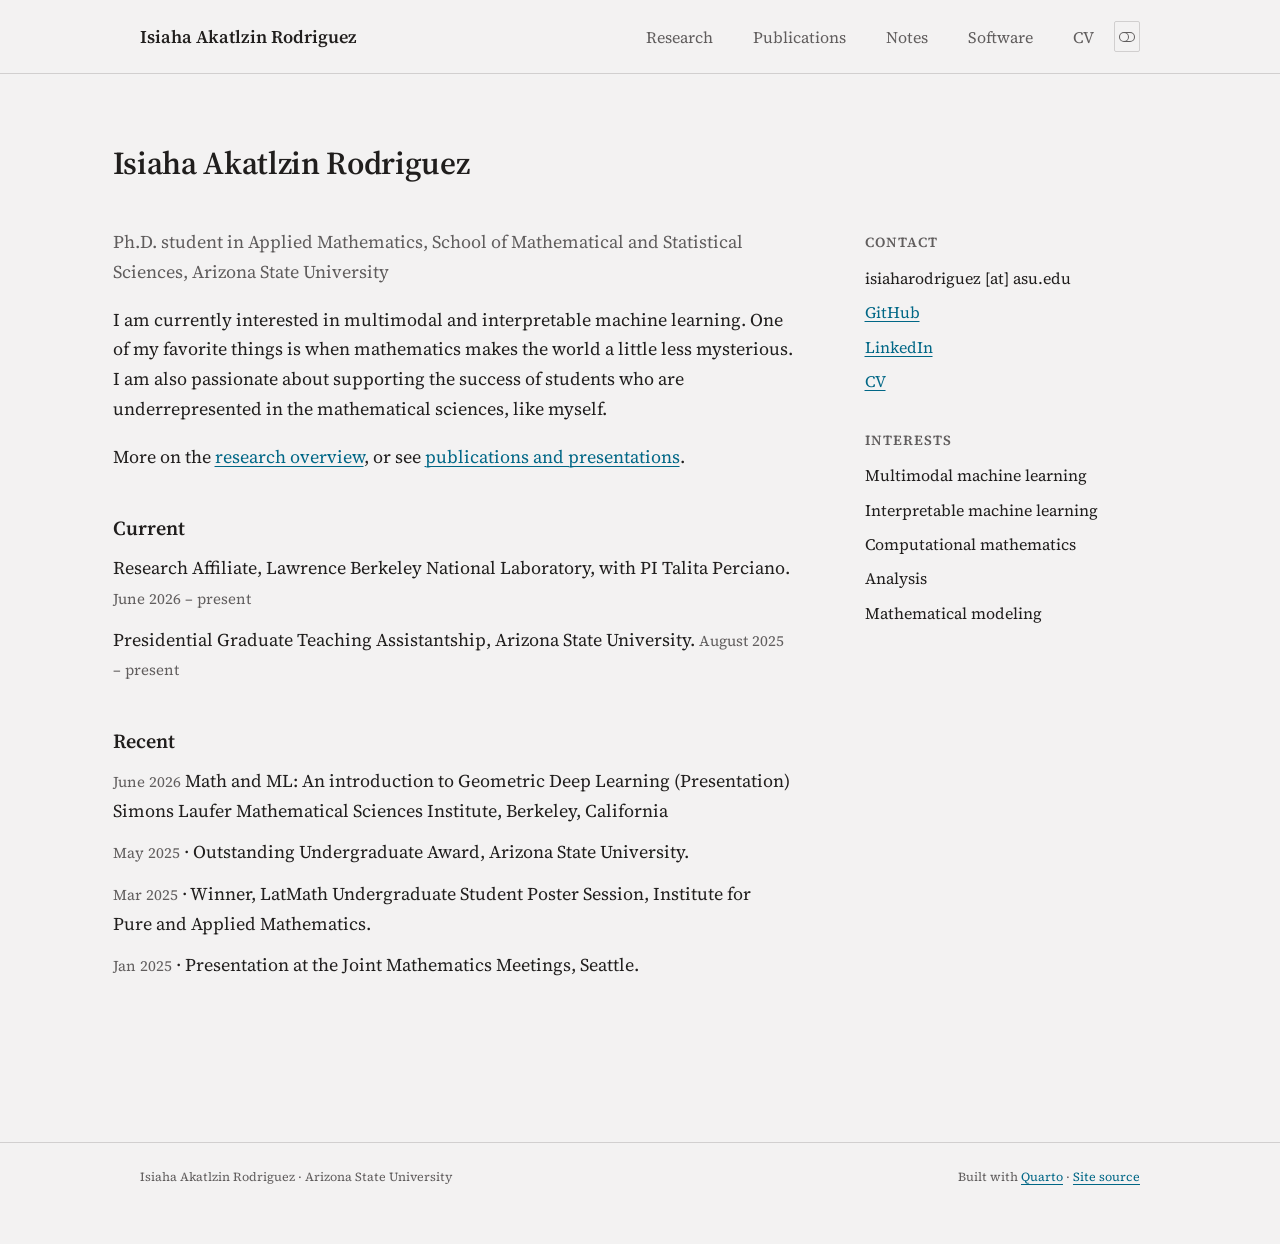
<file: index.html>
<!DOCTYPE html>
<html xmlns="http://www.w3.org/1999/xhtml" lang="en" xml:lang="en"><head>

<meta charset="utf-8">
<meta name="generator" content="quarto-1.10.19">

<meta name="viewport" content="width=device-width, initial-scale=1.0, user-scalable=yes">

<meta name="description" content="Ph.D.&nbsp;student in Applied Mathematics at Arizona State University, working on multimodal and interpretable machine learning.">

<title>Isiaha Akatlzin Rodriguez</title>
<style>
/* Default styles provided by pandoc.
** See https://pandoc.org/MANUAL.html#variables-for-html for config info.
*/
span.smallcaps{font-variant: small-caps;}
div.columns{display: flex; gap: 1.5em;}
div.column{flex: auto;}
@media screen {
div.columns{gap: min(4vw, 1.5em);}
div.column{overflow-x: auto;}
}
div.hanging-indent{margin-left: 1.5em; text-indent: -1.5em;}
ul.task-list{list-style: none;}
ul.task-list li input[type="checkbox"] {
  width: 0.8em;
  margin: 0 0.8em 0.2em -1em; /* quarto-specific, see https://github.com/quarto-dev/quarto-cli/issues/4556 */ 
  vertical-align: middle;
}
</style>


<script src="site_libs/quarto-nav/quarto-nav.js"></script>
<script src="site_libs/quarto-nav/headroom.min.js"></script>
<script src="site_libs/clipboard/clipboard.min.js"></script>
<script src="site_libs/quarto-html/quarto.js" type="module"></script>
<script src="site_libs/quarto-html/tabsets/tabsets.js" type="module"></script>
<script src="site_libs/quarto-html/popper.min.js"></script>
<script src="site_libs/quarto-html/tippy.umd.min.js"></script>
<script src="site_libs/quarto-html/anchor.min.js"></script>
<link href="site_libs/quarto-html/tippy.css" rel="stylesheet">
<link href="site_libs/quarto-html/quarto-syntax-highlighting-d31fce9a2e73bc62f2b2c8b99c5bf0e0.css" rel="stylesheet" class="quarto-color-scheme" id="quarto-text-highlighting-styles">
<link href="site_libs/quarto-html/quarto-syntax-highlighting-dark-c412e947a01f67806fa223a330516e39.css" rel="stylesheet" class="quarto-color-scheme quarto-color-alternate" id="quarto-text-highlighting-styles">
<link href="site_libs/quarto-html/quarto-syntax-highlighting-d31fce9a2e73bc62f2b2c8b99c5bf0e0.css" rel="stylesheet" class="quarto-color-scheme-extra" id="quarto-text-highlighting-styles">
<script src="site_libs/bootstrap/bootstrap.min.js"></script>
<link href="site_libs/bootstrap/bootstrap-icons.css" rel="stylesheet">
<link href="site_libs/bootstrap/bootstrap-8d3b4cac89a68174968abe7f7c86dd43.min.css" rel="stylesheet" append-hash="true" class="quarto-color-scheme" id="quarto-bootstrap" data-mode="light">
<link href="site_libs/bootstrap/bootstrap-dark-20ae3c830be7467e18c3c3482b03c9b8.min.css" rel="stylesheet" append-hash="true" class="quarto-color-scheme quarto-color-alternate" id="quarto-bootstrap" data-mode="dark">
<link href="site_libs/bootstrap/bootstrap-8d3b4cac89a68174968abe7f7c86dd43.min.css" rel="stylesheet" append-hash="true" class="quarto-color-scheme-extra" id="quarto-bootstrap" data-mode="light">
<script id="quarto-search-options" type="application/json">{
  "language": {
    "search-no-results-text": "No results",
    "search-matching-documents-text": "matching documents",
    "search-copy-link-title": "Copy link to search",
    "search-hide-matches-text": "Hide additional matches",
    "search-more-match-text": "more match in this document",
    "search-more-matches-text": "more matches in this document",
    "search-clear-button-title": "Clear",
    "search-text-placeholder": "",
    "search-detached-cancel-button-title": "Cancel",
    "search-submit-button-title": "Submit",
    "search-label": "Search"
  }
}</script>
<!--
  Site-wide MathJax configuration. Quarto places header includes before the
  MathJax <script>, so this object is read when MathJax loads.
  Add new macros here; they become available in every page and note.
-->
<script>
window.MathJax = {
  tex: {
    macros: {
      // Number systems
      R: "{\\mathbb{R}}",
      C: "{\\mathbb{C}}",
      N: "{\\mathbb{N}}",
      Z: "{\\mathbb{Z}}",
      Q: "{\\mathbb{Q}}",
      // Probability
      E: "{\\mathbb{E}}",
      Pp: "{\\mathbb{P}}",
      Var: "{\\operatorname{Var}}",
      Cov: "{\\operatorname{Cov}}",
      // Delimiters: \norm{x}, \abs{x}, \inner{x}{y}
      norm: ["{\\left\\lVert #1 \\right\\rVert}", 1],
      abs: ["{\\left\\lvert #1 \\right\\rvert}", 1],
      inner: ["{\\left\\langle #1, #2 \\right\\rangle}", 2],
      // Upright differential: \int f(x) \dd x
      dd: "{\\mathop{}\\!\\mathrm{d}}",
      // Operators
      argmin: "{\\operatorname*{arg\\,min}}",
      argmax: "{\\operatorname*{arg\\,max}}",
      tr: "{\\operatorname{tr}}"
    }
  },
  chtml: {
    scale: 1.0
  }
};
</script>


</head>

<body class="nav-fixed quarto-light"><script id="quarto-html-before-body" type="application/javascript">
    const toggleBodyColorMode = (bsSheetEl) => {
      const mode = bsSheetEl.getAttribute("data-mode");
      const bodyEl = window.document.querySelector("body");
      if (mode === "dark") {
        bodyEl.classList.add("quarto-dark");
        bodyEl.classList.remove("quarto-light");
      } else {
        bodyEl.classList.add("quarto-light");
        bodyEl.classList.remove("quarto-dark");
      }
    }
    const toggleBodyColorPrimary = () => {
      const bsSheetEl = window.document.querySelector("link#quarto-bootstrap:not([rel=disabled-stylesheet])");
      if (bsSheetEl) {
        toggleBodyColorMode(bsSheetEl);
      }
    }
    const setColorSchemeToggle = (alternate) => {
      const toggles = window.document.querySelectorAll('.quarto-color-scheme-toggle');
      for (let i=0; i < toggles.length; i++) {
        const toggle = toggles[i];
        if (toggle) {
          if (alternate) {
            toggle.classList.add("alternate");
          } else {
            toggle.classList.remove("alternate");
          }
        }
      }
    };
    const toggleColorMode = (alternate) => {
      // Switch the stylesheets
      const primaryStylesheets = window.document.querySelectorAll('link.quarto-color-scheme:not(.quarto-color-alternate)');
      const alternateStylesheets = window.document.querySelectorAll('link.quarto-color-scheme.quarto-color-alternate');
      manageTransitions('#quarto-margin-sidebar .nav-link', false);
      if (alternate) {
        // note: dark is layered on light, we don't disable primary!
        enableStylesheet(alternateStylesheets);
        for (const sheetNode of alternateStylesheets) {
          if (sheetNode.id === "quarto-bootstrap") {
            toggleBodyColorMode(sheetNode);
          }
        }
      } else {
        disableStylesheet(alternateStylesheets);
        enableStylesheet(primaryStylesheets)
        toggleBodyColorPrimary();
      }
      manageTransitions('#quarto-margin-sidebar .nav-link', true);
      // Switch the toggles
      setColorSchemeToggle(alternate)
      // Hack to workaround the fact that safari doesn't
      // properly recolor the scrollbar when toggling (#1455)
      if (navigator.userAgent.indexOf('Safari') > 0 && navigator.userAgent.indexOf('Chrome') == -1) {
        manageTransitions("body", false);
        window.scrollTo(0, 1);
        setTimeout(() => {
          window.scrollTo(0, 0);
          manageTransitions("body", true);
        }, 40);
      }
    }
    const disableStylesheet = (stylesheets) => {
      for (let i=0; i < stylesheets.length; i++) {
        const stylesheet = stylesheets[i];
        stylesheet.rel = 'disabled-stylesheet';
      }
    }
    const enableStylesheet = (stylesheets) => {
      for (let i=0; i < stylesheets.length; i++) {
        const stylesheet = stylesheets[i];
        if(stylesheet.rel !== 'stylesheet') { // for Chrome, which will still FOUC without this check
          stylesheet.rel = 'stylesheet';
        }
      }
    }
    const manageTransitions = (selector, allowTransitions) => {
      const els = window.document.querySelectorAll(selector);
      for (let i=0; i < els.length; i++) {
        const el = els[i];
        if (allowTransitions) {
          el.classList.remove('notransition');
        } else {
          el.classList.add('notransition');
        }
      }
    }
    const isFileUrl = () => {
      return window.location.protocol === 'file:';
    }
    const hasAlternateSentinel = () => {
      let styleSentinel = getColorSchemeSentinel();
      if (styleSentinel !== null) {
        return styleSentinel === "alternate";
      } else {
        return false;
      }
    }
    const setStyleSentinel = (alternate) => {
      const value = alternate ? "alternate" : "default";
      if (!isFileUrl()) {
        window.localStorage.setItem("quarto-color-scheme", value);
      } else {
        localAlternateSentinel = value;
      }
    }
    const getColorSchemeSentinel = () => {
      if (!isFileUrl()) {
        const storageValue = window.localStorage.getItem("quarto-color-scheme");
        return storageValue != null ? storageValue : localAlternateSentinel;
      } else {
        return localAlternateSentinel;
      }
    }
    const toggleGiscusIfUsed = (isAlternate, darkModeDefault) => {
      const baseTheme = document.querySelector('#giscus-base-theme')?.value ?? 'light';
      const alternateTheme = document.querySelector('#giscus-alt-theme')?.value ?? 'dark';
      let newTheme = '';
      if(authorPrefersDark) {
        newTheme = isAlternate ? baseTheme : alternateTheme;
      } else {
        newTheme = isAlternate ? alternateTheme : baseTheme;
      }
      const changeGiscusTheme = () => {
        // From: https://github.com/giscus/giscus/issues/336
        const sendMessage = (message) => {
          const iframe = document.querySelector('iframe.giscus-frame');
          if (!iframe) return;
          iframe.contentWindow.postMessage({ giscus: message }, 'https://giscus.app');
        }
        sendMessage({
          setConfig: {
            theme: newTheme
          }
        });
      }
      const isGiscussLoaded = window.document.querySelector('iframe.giscus-frame') !== null;
      if (isGiscussLoaded) {
        changeGiscusTheme();
      }
    };
    const authorPrefersDark = false;
    const queryPrefersDark = window.matchMedia('(prefers-color-scheme: dark)');
    const darkModeDefault = queryPrefersDark.matches;
      document.querySelector('link#quarto-text-highlighting-styles.quarto-color-scheme-extra').rel = 'disabled-stylesheet';
      document.querySelector('link#quarto-bootstrap.quarto-color-scheme-extra').rel = 'disabled-stylesheet';
    let localAlternateSentinel = darkModeDefault ? 'alternate' : 'default';
    // Dark / light mode switch
    window.quartoToggleColorScheme = () => {
      // Read the current dark / light value
      let toAlternate = !hasAlternateSentinel();
      toggleColorMode(toAlternate);
      setStyleSentinel(toAlternate);
      toggleGiscusIfUsed(toAlternate, darkModeDefault);
      window.dispatchEvent(new Event('resize'));
    };
    queryPrefersDark.addEventListener("change", e => {
      if(window.localStorage.getItem("quarto-color-scheme") !== null)
        return;
      const alternate = e.matches
      toggleColorMode(alternate);
      localAlternateSentinel = e.matches ? 'alternate' : 'default'; // this is used alongside local storage!
      toggleGiscusIfUsed(alternate, darkModeDefault);
    });
    // Switch to dark mode if need be
    if (hasAlternateSentinel()) {
      toggleColorMode(true);
    } else {
      toggleColorMode(false);
    }
  </script>

<div id="quarto-search-results"></div>
  <header id="quarto-header" class="headroom fixed-top">
    <nav class="navbar navbar-expand-md " data-bs-theme="dark">
      <div class="navbar-container container-fluid">
      <div class="navbar-brand-container mx-auto">
    <a class="navbar-brand" href="./index.html">
    <span class="navbar-title">Isiaha Akatlzin Rodriguez</span>
    </a>
  </div>
          <button class="navbar-toggler" type="button" data-bs-toggle="collapse" data-bs-target="#navbarCollapse" aria-controls="navbarCollapse" role="menu" aria-expanded="false" aria-label="Toggle navigation" onclick="if (window.quartoToggleHeadroom) { window.quartoToggleHeadroom(); }">
  <span class="navbar-toggler-icon"></span>
</button>
          <div class="collapse navbar-collapse" id="navbarCollapse">
            <ul class="navbar-nav navbar-nav-scroll ms-auto">
  <li class="nav-item">
    <a class="nav-link" href="./research.html"> 
<span class="menu-text">Research</span></a>
  </li>  
  <li class="nav-item">
    <a class="nav-link" href="./publications.html"> 
<span class="menu-text">Publications</span></a>
  </li>  
  <li class="nav-item">
    <a class="nav-link" href="./notes/index.html"> 
<span class="menu-text">Notes</span></a>
  </li>  
  <li class="nav-item">
    <a class="nav-link" href="./software.html"> 
<span class="menu-text">Software</span></a>
  </li>  
  <li class="nav-item">
    <a class="nav-link" href="./cv.html"> 
<span class="menu-text">CV</span></a>
  </li>  
</ul>
          </div> <!-- /navcollapse -->
            <div class="quarto-navbar-tools">
  <a href="" class="quarto-color-scheme-toggle quarto-navigation-tool  px-1" onclick="window.quartoToggleColorScheme(); return false;" title="Toggle dark mode"><i class="bi"></i></a>
</div>
      </div> <!-- /container-fluid -->
    </nav>
</header>
<!-- content -->
<div id="quarto-content" class="quarto-container page-columns page-rows-contents page-layout-full page-navbar">
<!-- sidebar -->
<!-- margin-sidebar -->
    
<!-- main -->
<main class="content column-page" id="quarto-document-content">

<a class="skip-link" href="#quarto-document-content">Skip to content</a>

<header id="title-block-header" class="quarto-title-block default">
<div class="quarto-title">
<h1 class="title">Isiaha Akatlzin Rodriguez</h1>
</div>

<div>
  <div class="description">
    Ph.D.&nbsp;student in Applied Mathematics at Arizona State University, working on multimodal and interpretable machine learning.
  </div>
</div>


<div class="quarto-title-meta column-page">

    
  
    
  </div>
  


</header>


<div class="home-grid">
<div class="home-main">
<p><span class="home-lead">Ph.D.&nbsp;student in Applied Mathematics, School of Mathematical and Statistical Sciences, Arizona State University</span></p>
<p>I am currently interested in multimodal and interpretable machine learning. One of my favorite things is when mathematics makes the world a little less mysterious. I am also passionate about supporting the success of students who are underrepresented in the mathematical sciences, like myself.</p>
<p>More on the <a href="./research.html">research overview</a>, or see <a href="./publications.html">publications and presentations</a>.</p>
<section id="current" class="level2">
<h2 class="anchored" data-anchor-id="current">Current</h2>
<div class="plain">
<ul>
<li>Research Affiliate, Lawrence Berkeley National Laboratory, with PI Talita Perciano. <span class="meta">June 2026 – present</span></li>
<li>Presidential Graduate Teaching Assistantship, Arizona State University. <span class="meta">August 2025 – present</span></li>
</ul>
</div>
</section>
<section id="recent" class="level2">
<h2 class="anchored" data-anchor-id="recent">Recent</h2>
<div class="plain">
<ul>
<li></li>
<li><span class="meta">June 2026</span> Math and ML: An introduction to Geometric Deep Learning (Presentation) Simons Laufer Mathematical Sciences Institute, Berkeley, California</li>
<li><span class="meta">May 2025</span> · Outstanding Undergraduate Award, Arizona State University.</li>
<li><span class="meta">Mar 2025</span> · Winner, LatMath Undergraduate Student Poster Session, Institute for Pure and Applied Mathematics.</li>
<li><span class="meta">Jan 2025</span> · Presentation at the Joint Mathematics Meetings, Seattle.</li>
</ul>
</div>
</section>
</div>
<div class="home-aside">
<section id="contact" class="level2" aria-label="Contact and profiles">
<h2 aria-label="Contact and profiles" class="anchored" data-anchor-id="contact">Contact</h2>
<ul>
<li>isiaharodriguez [at] asu.edu</li>
<li><a href="https://github.com/aka-hombre">GitHub</a></li>
<li><a href="https://www.linkedin.com/in/isiaha/">LinkedIn</a></li>
<li><a href="./cv.html">CV</a></li>
</ul>
</section>
<section id="interests" class="level2">
<h2 class="anchored" data-anchor-id="interests">Interests</h2>
<ul>
<li>Multimodal machine learning</li>
<li>Interpretable machine learning</li>
<li>Computational mathematics</li>
<li>Analysis</li>
<li>Mathematical modeling</li>
</ul>
</section>
</div>
</div>



</main> <!-- /main -->
<script id="quarto-html-after-body" type="application/javascript">
  window.document.addEventListener("DOMContentLoaded", function (event) {
    // Ensure there is a toggle, if there isn't float one in the top right
    if (window.document.querySelector('.quarto-color-scheme-toggle') === null) {
      const a = window.document.createElement('a');
      a.classList.add('top-right');
      a.classList.add('quarto-color-scheme-toggle');
      a.href = "";
      a.onclick = function() { try { window.quartoToggleColorScheme(); } catch {} return false; };
      const i = window.document.createElement("i");
      i.classList.add('bi');
      a.appendChild(i);
      window.document.body.appendChild(a);
    }
    setColorSchemeToggle(hasAlternateSentinel())
    const icon = "";
    const anchorJS = new window.AnchorJS();
    anchorJS.options = {
      placement: 'right',
      icon: icon
    };
    anchorJS.add('.anchored');
    const isCodeAnnotation = (el) => {
      for (const clz of el.classList) {
        if (clz.startsWith('code-annotation-')) {                     
          return true;
        }
      }
      return false;
    }
    const onCopySuccess = function(e) {
      // button target
      const button = e.trigger;
      // don't keep focus
      button.blur();
      // flash "checked"
      button.classList.add('code-copy-button-checked');
      var currentTitle = button.getAttribute("title");
      button.setAttribute("title", "Copied!");
      let tooltip;
      if (window.bootstrap) {
        button.setAttribute("data-bs-toggle", "tooltip");
        button.setAttribute("data-bs-placement", "left");
        button.setAttribute("data-bs-title", "Copied!");
        tooltip = new bootstrap.Tooltip(button, 
          { trigger: "manual", 
            customClass: "code-copy-button-tooltip",
            offset: [0, -8]});
        tooltip.show();    
      }
      setTimeout(function() {
        if (tooltip) {
          tooltip.hide();
          button.removeAttribute("data-bs-title");
          button.removeAttribute("data-bs-toggle");
          button.removeAttribute("data-bs-placement");
        }
        button.setAttribute("title", currentTitle);
        button.classList.remove('code-copy-button-checked');
      }, 1000);
      // clear code selection
      e.clearSelection();
    }
    const getTextToCopy = function(trigger) {
      const outerScaffold = trigger.parentElement.cloneNode(true);
      const codeEl = outerScaffold.querySelector('code');
      for (const childEl of codeEl.children) {
        if (isCodeAnnotation(childEl)) {
          childEl.remove();
        }
      }
      return codeEl.innerText;
    }
    const clipboard = new window.ClipboardJS('.code-copy-button:not([data-in-quarto-modal])', {
      text: getTextToCopy
    });
    clipboard.on('success', onCopySuccess);
    if (window.document.getElementById('quarto-embedded-source-code-modal')) {
      const clipboardModal = new window.ClipboardJS('.code-copy-button[data-in-quarto-modal]', {
        text: getTextToCopy,
        container: window.document.getElementById('quarto-embedded-source-code-modal')
      });
      clipboardModal.on('success', onCopySuccess);
    }
      var localhostRegex = new RegExp(/^(?:http|https):\/\/localhost\:?[0-9]*\//);
      var mailtoRegex = new RegExp(/^mailto:/);
        var filterRegex = new RegExp("https:\/\/aka-hombre\.github\.io");
      var isInternal = (href) => {
          return filterRegex.test(href) || localhostRegex.test(href) || mailtoRegex.test(href);
      }
      // Inspect non-navigation links and adorn them if external
     var links = window.document.querySelectorAll('a[href]:not(.nav-link):not(.navbar-brand):not(.toc-action):not(.sidebar-link):not(.sidebar-item-toggle):not(.pagination-link):not(.no-external):not([aria-hidden]):not(.dropdown-item):not(.quarto-navigation-tool):not(.about-link)');
      for (var i=0; i<links.length; i++) {
        const link = links[i];
        if (!isInternal(link.href)) {
          // undo the damage that might have been done by quarto-nav.js in the case of
          // links that we want to consider external
          if (link.dataset.originalHref !== undefined) {
            link.href = link.dataset.originalHref;
          }
        }
      }
    function tippyHover(el, contentFn, onTriggerFn, onUntriggerFn) {
      const config = {
        allowHTML: true,
        maxWidth: 500,
        delay: 100,
        arrow: false,
        appendTo: function(el) {
            return el.parentElement;
        },
        interactive: true,
        interactiveBorder: 10,
        theme: 'quarto',
        placement: 'bottom-start',
      };
      if (contentFn) {
        config.content = contentFn;
      }
      if (onTriggerFn) {
        config.onTrigger = onTriggerFn;
      }
      if (onUntriggerFn) {
        config.onUntrigger = onUntriggerFn;
      }
      window.tippy(el, config); 
    }
    const noterefs = window.document.querySelectorAll('a[role="doc-noteref"]');
    for (var i=0; i<noterefs.length; i++) {
      const ref = noterefs[i];
      tippyHover(ref, function() {
        // use id or data attribute instead here
        let href = ref.getAttribute('data-footnote-href') || ref.getAttribute('href');
        try { href = new URL(href).hash; } catch {}
        const id = href.replace(/^#\/?/, "");
        const note = window.document.getElementById(id);
        if (note) {
          return note.innerHTML;
        } else {
          return "";
        }
      });
    }
    const xrefs = window.document.querySelectorAll('a.quarto-xref');
    const processXRef = (id, note) => {
      // Strip column container classes
      const stripColumnClz = (el) => {
        el.classList.remove("page-full", "page-columns");
        if (el.children) {
          for (const child of el.children) {
            stripColumnClz(child);
          }
        }
      }
      stripColumnClz(note)
      if (id === null || id.startsWith('sec-')) {
        // Special case sections, only their first couple elements
        const container = document.createElement("div");
        if (note.children && note.children.length > 2) {
          container.appendChild(note.children[0].cloneNode(true));
          for (let i = 1; i < note.children.length; i++) {
            const child = note.children[i];
            if (child.tagName === "P" && child.innerText === "") {
              continue;
            } else {
              container.appendChild(child.cloneNode(true));
              break;
            }
          }
          if (window.Quarto?.typesetMath) {
            window.Quarto.typesetMath(container);
          }
          return container.innerHTML
        } else {
          if (window.Quarto?.typesetMath) {
            window.Quarto.typesetMath(note);
          }
          return note.innerHTML;
        }
      } else {
        // Remove any anchor links if they are present
        const anchorLink = note.querySelector('a.anchorjs-link');
        if (anchorLink) {
          anchorLink.remove();
        }
        if (window.Quarto?.typesetMath) {
          window.Quarto.typesetMath(note);
        }
        if (note.classList.contains("callout")) {
          return note.outerHTML;
        } else {
          return note.innerHTML;
        }
      }
    }
    for (var i=0; i<xrefs.length; i++) {
      const xref = xrefs[i];
      tippyHover(xref, undefined, function(instance) {
        instance.disable();
        let url = xref.getAttribute('href');
        let hash = undefined; 
        if (url.startsWith('#')) {
          hash = url;
        } else {
          try { hash = new URL(url).hash; } catch {}
        }
        if (hash) {
          const id = hash.replace(/^#\/?/, "");
          const note = window.document.getElementById(id);
          if (note !== null) {
            try {
              const html = processXRef(id, note.cloneNode(true));
              instance.setContent(html);
            } finally {
              instance.enable();
              instance.show();
            }
          } else {
            // See if we can fetch this
            fetch(url.split('#')[0])
            .then(res => res.text())
            .then(html => {
              const parser = new DOMParser();
              const htmlDoc = parser.parseFromString(html, "text/html");
              const note = htmlDoc.getElementById(id);
              if (note !== null) {
                const html = processXRef(id, note);
                instance.setContent(html);
              } 
            }).finally(() => {
              instance.enable();
              instance.show();
            });
          }
        } else {
          // See if we can fetch a full url (with no hash to target)
          // This is a special case and we should probably do some content thinning / targeting
          fetch(url)
          .then(res => res.text())
          .then(html => {
            const parser = new DOMParser();
            const htmlDoc = parser.parseFromString(html, "text/html");
            const note = htmlDoc.querySelector('main.content');
            if (note !== null) {
              // This should only happen for chapter cross references
              // (since there is no id in the URL)
              // remove the first header
              if (note.children.length > 0 && note.children[0].tagName === "HEADER") {
                note.children[0].remove();
              }
              const html = processXRef(null, note);
              instance.setContent(html);
            } 
          }).finally(() => {
            instance.enable();
            instance.show();
          });
        }
      }, function(instance) {
      });
    }
        let selectedAnnoteEl;
        const selectorForAnnotation = ( cell, annotation) => {
          let cellAttr = 'data-code-cell="' + cell + '"';
          let lineAttr = 'data-code-annotation="' +  annotation + '"';
          const selector = 'span[' + cellAttr + '][' + lineAttr + ']';
          return selector;
        }
        const selectCodeLines = (annoteEl) => {
          const doc = window.document;
          const targetCell = annoteEl.getAttribute("data-target-cell");
          const targetAnnotation = annoteEl.getAttribute("data-target-annotation");
          const annoteSpan = window.document.querySelector(selectorForAnnotation(targetCell, targetAnnotation));
          const lines = annoteSpan.getAttribute("data-code-lines").split(",");
          const lineIds = lines.map((line) => {
            return targetCell + "-" + line;
          })
          let top = null;
          let height = null;
          let parent = null;
          if (lineIds.length > 0) {
              //compute the position of the single el (top and bottom and make a div)
              const el = window.document.getElementById(lineIds[0]);
              top = el.offsetTop;
              height = el.offsetHeight;
              parent = el.parentElement.parentElement;
            if (lineIds.length > 1) {
              const lastEl = window.document.getElementById(lineIds[lineIds.length - 1]);
              const bottom = lastEl.offsetTop + lastEl.offsetHeight;
              height = bottom - top;
            }
            if (top !== null && height !== null && parent !== null) {
              // cook up a div (if necessary) and position it 
              let div = window.document.getElementById("code-annotation-line-highlight");
              if (div === null) {
                div = window.document.createElement("div");
                div.setAttribute("id", "code-annotation-line-highlight");
                div.style.position = 'absolute';
                parent.appendChild(div);
              }
              div.style.top = top - 2 + "px";
              div.style.height = height + 4 + "px";
              div.style.left = 0;
              let gutterDiv = window.document.getElementById("code-annotation-line-highlight-gutter");
              if (gutterDiv === null) {
                gutterDiv = window.document.createElement("div");
                gutterDiv.setAttribute("id", "code-annotation-line-highlight-gutter");
                gutterDiv.style.position = 'absolute';
                const codeCell = window.document.getElementById(targetCell);
                const gutter = codeCell.querySelector('.code-annotation-gutter');
                gutter.appendChild(gutterDiv);
              }
              gutterDiv.style.top = top - 2 + "px";
              gutterDiv.style.height = height + 4 + "px";
            }
            selectedAnnoteEl = annoteEl;
          }
        };
        const unselectCodeLines = () => {
          const elementsIds = ["code-annotation-line-highlight", "code-annotation-line-highlight-gutter"];
          elementsIds.forEach((elId) => {
            const div = window.document.getElementById(elId);
            if (div) {
              div.remove();
            }
          });
          selectedAnnoteEl = undefined;
        };
          // Handle positioning of the toggle
      window.addEventListener(
        "resize",
        throttle(() => {
          elRect = undefined;
          if (selectedAnnoteEl) {
            selectCodeLines(selectedAnnoteEl);
          }
        }, 10)
      );
      function throttle(fn, ms) {
      let throttle = false;
      let timer;
        return (...args) => {
          if(!throttle) { // first call gets through
              fn.apply(this, args);
              throttle = true;
          } else { // all the others get throttled
              if(timer) clearTimeout(timer); // cancel #2
              timer = setTimeout(() => {
                fn.apply(this, args);
                timer = throttle = false;
              }, ms);
          }
        };
      }
        // Attach click handler to the DT
        const annoteDls = window.document.querySelectorAll('dt[data-target-cell]');
        for (const annoteDlNode of annoteDls) {
          annoteDlNode.addEventListener('click', (event) => {
            const clickedEl = event.target;
            if (clickedEl !== selectedAnnoteEl) {
              unselectCodeLines();
              const activeEl = window.document.querySelector('dt[data-target-cell].code-annotation-active');
              if (activeEl) {
                activeEl.classList.remove('code-annotation-active');
              }
              selectCodeLines(clickedEl);
              clickedEl.classList.add('code-annotation-active');
            } else {
              // Unselect the line
              unselectCodeLines();
              clickedEl.classList.remove('code-annotation-active');
            }
          });
        }
    const findCites = (el) => {
      const parentEl = el.parentElement;
      if (parentEl) {
        const cites = parentEl.dataset.cites;
        if (cites) {
          return {
            el,
            cites: cites.split(' ')
          };
        } else {
          return findCites(el.parentElement)
        }
      } else {
        return undefined;
      }
    };
    var bibliorefs = window.document.querySelectorAll('a[role="doc-biblioref"]');
    for (var i=0; i<bibliorefs.length; i++) {
      const ref = bibliorefs[i];
      const citeInfo = findCites(ref);
      if (citeInfo) {
        tippyHover(citeInfo.el, function() {
          var popup = window.document.createElement('div');
          citeInfo.cites.forEach(function(cite) {
            var citeDiv = window.document.createElement('div');
            citeDiv.classList.add('hanging-indent');
            citeDiv.classList.add('csl-entry');
            var biblioDiv = window.document.getElementById('ref-' + cite);
            if (biblioDiv) {
              citeDiv.innerHTML = biblioDiv.innerHTML;
            }
            popup.appendChild(citeDiv);
          });
          return popup.innerHTML;
        });
      }
    }
  });
  </script>
</div> <!-- /content -->
<footer class="footer">
  <div class="nav-footer">
    <div class="nav-footer-left">
<p>Isiaha Akatlzin Rodriguez · Arizona State University</p>
</div>   
    <div class="nav-footer-center">
      &nbsp;
    </div>
    <div class="nav-footer-right">
<p>Built with <a href="https://quarto.org">Quarto</a> · <a href="https://github.com/aka-hombre/aka-hombre.github.io">Site source</a></p>
</div>
  </div>
</footer>
<script>(function(){var s=document.querySelector(".skip-link");if(s){document.body.insertBefore(s,document.body.firstChild);}})();</script>




</body></html>
</file>
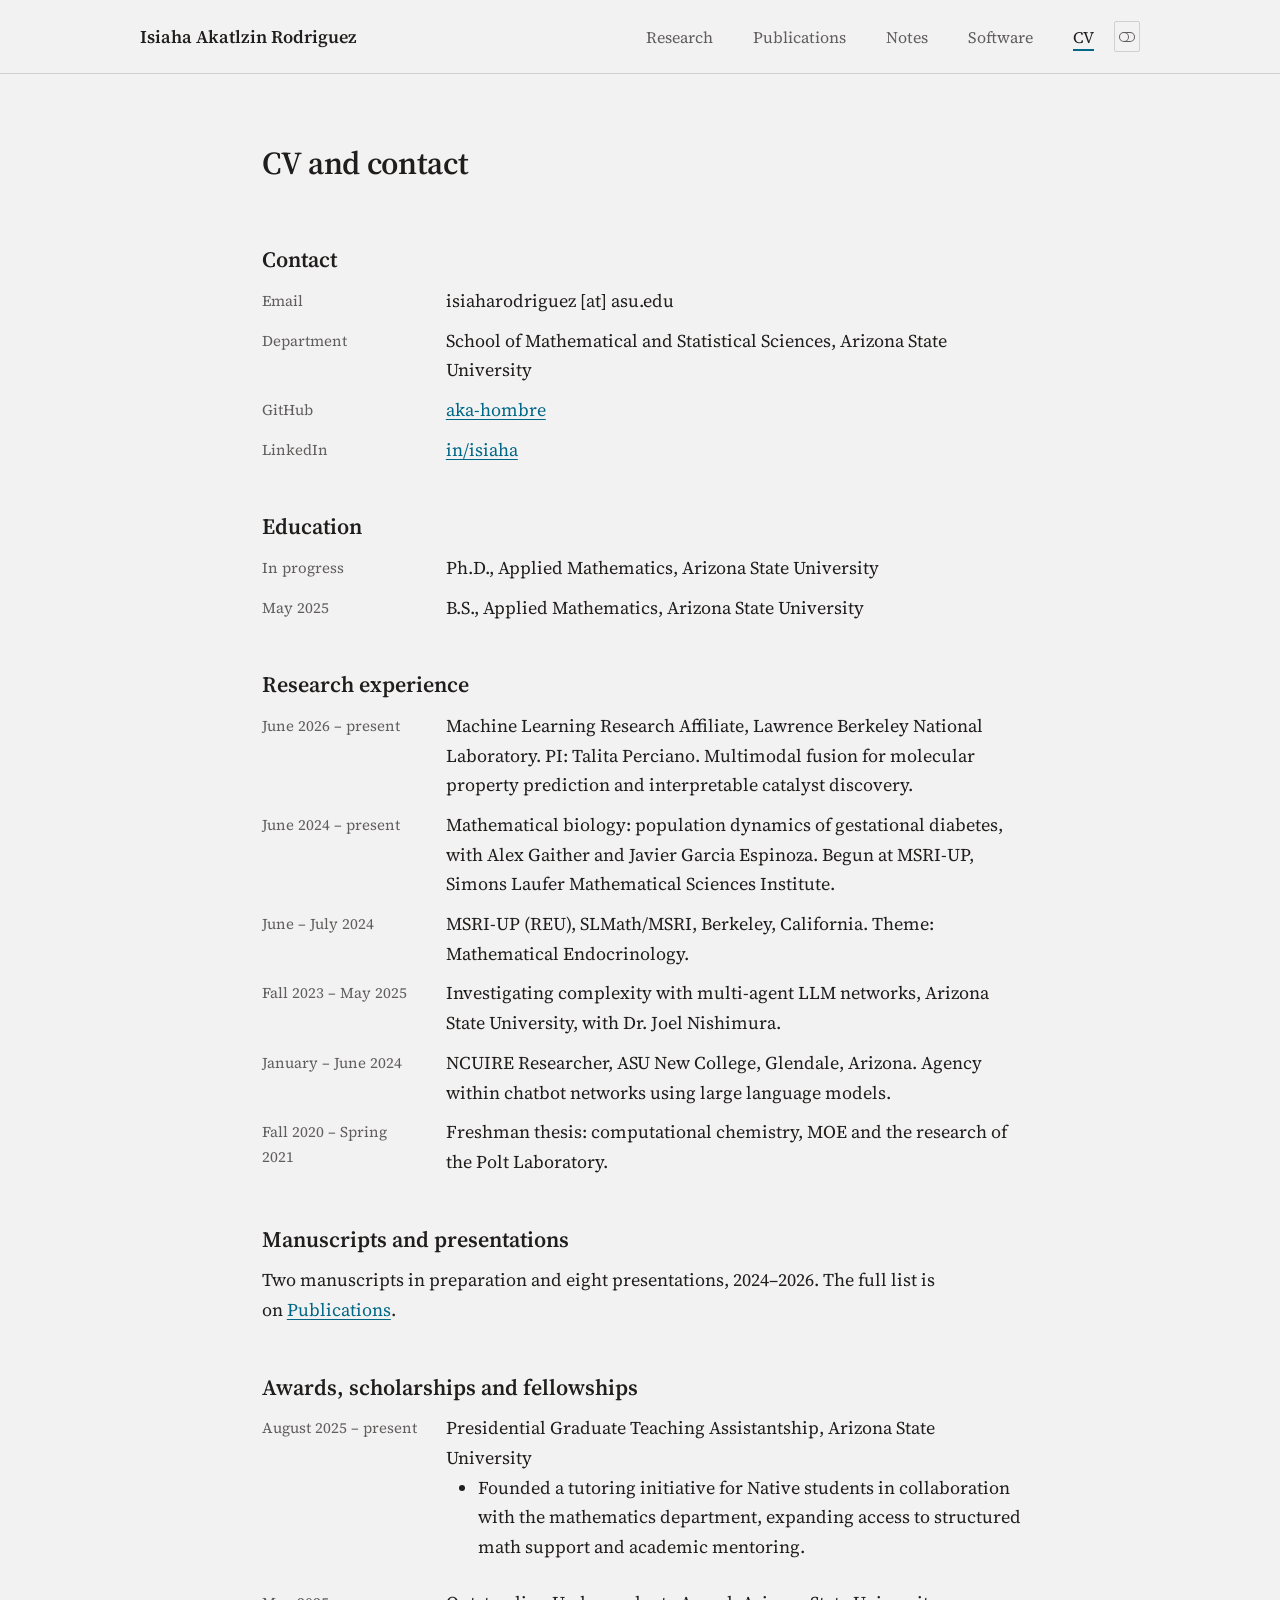
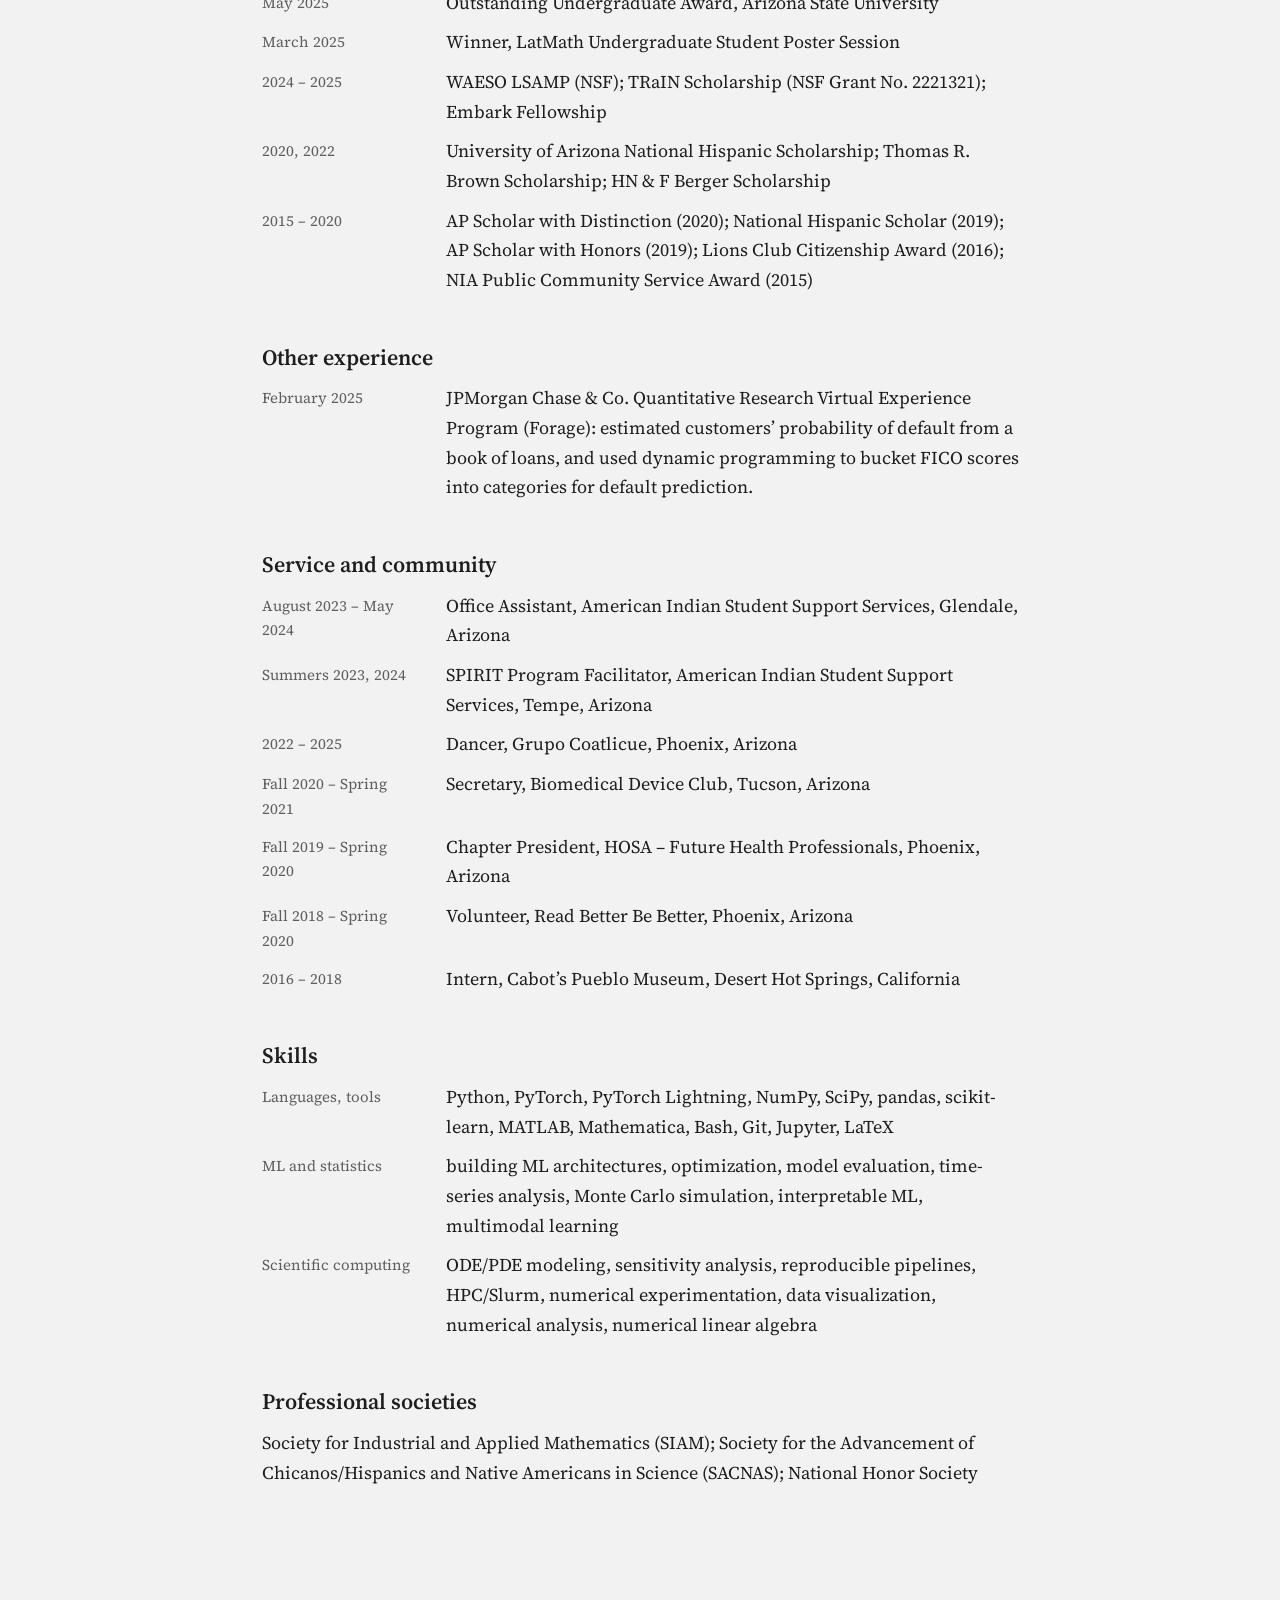
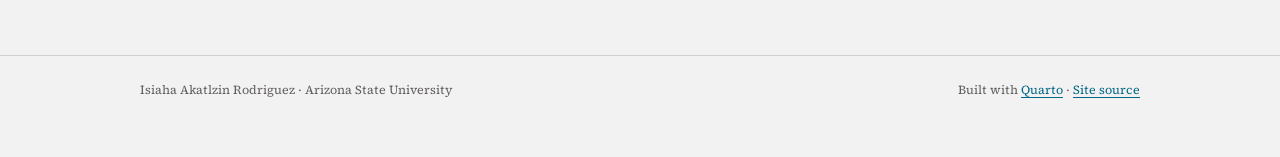
<file: cv.html>
<!DOCTYPE html>
<html xmlns="http://www.w3.org/1999/xhtml" lang="en" xml:lang="en"><head>

<meta charset="utf-8">
<meta name="generator" content="quarto-1.10.19">

<meta name="viewport" content="width=device-width, initial-scale=1.0, user-scalable=yes">

<meta name="description" content="Curriculum vitae and contact information for Isiaha Akatlzin Rodriguez.">

<title>CV and contact – Isiaha Akatlzin Rodriguez</title>
<style>
/* Default styles provided by pandoc.
** See https://pandoc.org/MANUAL.html#variables-for-html for config info.
*/
span.smallcaps{font-variant: small-caps;}
div.columns{display: flex; gap: 1.5em;}
div.column{flex: auto;}
@media screen {
div.columns{gap: min(4vw, 1.5em);}
div.column{overflow-x: auto;}
}
div.hanging-indent{margin-left: 1.5em; text-indent: -1.5em;}
ul.task-list{list-style: none;}
ul.task-list li input[type="checkbox"] {
  width: 0.8em;
  margin: 0 0.8em 0.2em -1em; /* quarto-specific, see https://github.com/quarto-dev/quarto-cli/issues/4556 */ 
  vertical-align: middle;
}
</style>


<script src="site_libs/quarto-nav/quarto-nav.js"></script>
<script src="site_libs/quarto-nav/headroom.min.js"></script>
<script src="site_libs/clipboard/clipboard.min.js"></script>
<script src="site_libs/quarto-html/quarto.js" type="module"></script>
<script src="site_libs/quarto-html/tabsets/tabsets.js" type="module"></script>
<script src="site_libs/quarto-html/popper.min.js"></script>
<script src="site_libs/quarto-html/tippy.umd.min.js"></script>
<script src="site_libs/quarto-html/anchor.min.js"></script>
<link href="site_libs/quarto-html/tippy.css" rel="stylesheet">
<link href="site_libs/quarto-html/quarto-syntax-highlighting-d31fce9a2e73bc62f2b2c8b99c5bf0e0.css" rel="stylesheet" class="quarto-color-scheme" id="quarto-text-highlighting-styles">
<link href="site_libs/quarto-html/quarto-syntax-highlighting-dark-c412e947a01f67806fa223a330516e39.css" rel="stylesheet" class="quarto-color-scheme quarto-color-alternate" id="quarto-text-highlighting-styles">
<link href="site_libs/quarto-html/quarto-syntax-highlighting-d31fce9a2e73bc62f2b2c8b99c5bf0e0.css" rel="stylesheet" class="quarto-color-scheme-extra" id="quarto-text-highlighting-styles">
<script src="site_libs/bootstrap/bootstrap.min.js"></script>
<link href="site_libs/bootstrap/bootstrap-icons.css" rel="stylesheet">
<link href="site_libs/bootstrap/bootstrap-8d3b4cac89a68174968abe7f7c86dd43.min.css" rel="stylesheet" append-hash="true" class="quarto-color-scheme" id="quarto-bootstrap" data-mode="light">
<link href="site_libs/bootstrap/bootstrap-dark-20ae3c830be7467e18c3c3482b03c9b8.min.css" rel="stylesheet" append-hash="true" class="quarto-color-scheme quarto-color-alternate" id="quarto-bootstrap" data-mode="dark">
<link href="site_libs/bootstrap/bootstrap-8d3b4cac89a68174968abe7f7c86dd43.min.css" rel="stylesheet" append-hash="true" class="quarto-color-scheme-extra" id="quarto-bootstrap" data-mode="light">
<script id="quarto-search-options" type="application/json">{
  "language": {
    "search-no-results-text": "No results",
    "search-matching-documents-text": "matching documents",
    "search-copy-link-title": "Copy link to search",
    "search-hide-matches-text": "Hide additional matches",
    "search-more-match-text": "more match in this document",
    "search-more-matches-text": "more matches in this document",
    "search-clear-button-title": "Clear",
    "search-text-placeholder": "",
    "search-detached-cancel-button-title": "Cancel",
    "search-submit-button-title": "Submit",
    "search-label": "Search"
  }
}</script>
<!--
  Site-wide MathJax configuration. Quarto places header includes before the
  MathJax <script>, so this object is read when MathJax loads.
  Add new macros here; they become available in every page and note.
-->
<script>
window.MathJax = {
  tex: {
    macros: {
      // Number systems
      R: "{\\mathbb{R}}",
      C: "{\\mathbb{C}}",
      N: "{\\mathbb{N}}",
      Z: "{\\mathbb{Z}}",
      Q: "{\\mathbb{Q}}",
      // Probability
      E: "{\\mathbb{E}}",
      Pp: "{\\mathbb{P}}",
      Var: "{\\operatorname{Var}}",
      Cov: "{\\operatorname{Cov}}",
      // Delimiters: \norm{x}, \abs{x}, \inner{x}{y}
      norm: ["{\\left\\lVert #1 \\right\\rVert}", 1],
      abs: ["{\\left\\lvert #1 \\right\\rvert}", 1],
      inner: ["{\\left\\langle #1, #2 \\right\\rangle}", 2],
      // Upright differential: \int f(x) \dd x
      dd: "{\\mathop{}\\!\\mathrm{d}}",
      // Operators
      argmin: "{\\operatorname*{arg\\,min}}",
      argmax: "{\\operatorname*{arg\\,max}}",
      tr: "{\\operatorname{tr}}"
    }
  },
  chtml: {
    scale: 1.0
  }
};
</script>


</head>

<body class="nav-fixed fullcontent quarto-light"><script id="quarto-html-before-body" type="application/javascript">
    const toggleBodyColorMode = (bsSheetEl) => {
      const mode = bsSheetEl.getAttribute("data-mode");
      const bodyEl = window.document.querySelector("body");
      if (mode === "dark") {
        bodyEl.classList.add("quarto-dark");
        bodyEl.classList.remove("quarto-light");
      } else {
        bodyEl.classList.add("quarto-light");
        bodyEl.classList.remove("quarto-dark");
      }
    }
    const toggleBodyColorPrimary = () => {
      const bsSheetEl = window.document.querySelector("link#quarto-bootstrap:not([rel=disabled-stylesheet])");
      if (bsSheetEl) {
        toggleBodyColorMode(bsSheetEl);
      }
    }
    const setColorSchemeToggle = (alternate) => {
      const toggles = window.document.querySelectorAll('.quarto-color-scheme-toggle');
      for (let i=0; i < toggles.length; i++) {
        const toggle = toggles[i];
        if (toggle) {
          if (alternate) {
            toggle.classList.add("alternate");
          } else {
            toggle.classList.remove("alternate");
          }
        }
      }
    };
    const toggleColorMode = (alternate) => {
      // Switch the stylesheets
      const primaryStylesheets = window.document.querySelectorAll('link.quarto-color-scheme:not(.quarto-color-alternate)');
      const alternateStylesheets = window.document.querySelectorAll('link.quarto-color-scheme.quarto-color-alternate');
      manageTransitions('#quarto-margin-sidebar .nav-link', false);
      if (alternate) {
        // note: dark is layered on light, we don't disable primary!
        enableStylesheet(alternateStylesheets);
        for (const sheetNode of alternateStylesheets) {
          if (sheetNode.id === "quarto-bootstrap") {
            toggleBodyColorMode(sheetNode);
          }
        }
      } else {
        disableStylesheet(alternateStylesheets);
        enableStylesheet(primaryStylesheets)
        toggleBodyColorPrimary();
      }
      manageTransitions('#quarto-margin-sidebar .nav-link', true);
      // Switch the toggles
      setColorSchemeToggle(alternate)
      // Hack to workaround the fact that safari doesn't
      // properly recolor the scrollbar when toggling (#1455)
      if (navigator.userAgent.indexOf('Safari') > 0 && navigator.userAgent.indexOf('Chrome') == -1) {
        manageTransitions("body", false);
        window.scrollTo(0, 1);
        setTimeout(() => {
          window.scrollTo(0, 0);
          manageTransitions("body", true);
        }, 40);
      }
    }
    const disableStylesheet = (stylesheets) => {
      for (let i=0; i < stylesheets.length; i++) {
        const stylesheet = stylesheets[i];
        stylesheet.rel = 'disabled-stylesheet';
      }
    }
    const enableStylesheet = (stylesheets) => {
      for (let i=0; i < stylesheets.length; i++) {
        const stylesheet = stylesheets[i];
        if(stylesheet.rel !== 'stylesheet') { // for Chrome, which will still FOUC without this check
          stylesheet.rel = 'stylesheet';
        }
      }
    }
    const manageTransitions = (selector, allowTransitions) => {
      const els = window.document.querySelectorAll(selector);
      for (let i=0; i < els.length; i++) {
        const el = els[i];
        if (allowTransitions) {
          el.classList.remove('notransition');
        } else {
          el.classList.add('notransition');
        }
      }
    }
    const isFileUrl = () => {
      return window.location.protocol === 'file:';
    }
    const hasAlternateSentinel = () => {
      let styleSentinel = getColorSchemeSentinel();
      if (styleSentinel !== null) {
        return styleSentinel === "alternate";
      } else {
        return false;
      }
    }
    const setStyleSentinel = (alternate) => {
      const value = alternate ? "alternate" : "default";
      if (!isFileUrl()) {
        window.localStorage.setItem("quarto-color-scheme", value);
      } else {
        localAlternateSentinel = value;
      }
    }
    const getColorSchemeSentinel = () => {
      if (!isFileUrl()) {
        const storageValue = window.localStorage.getItem("quarto-color-scheme");
        return storageValue != null ? storageValue : localAlternateSentinel;
      } else {
        return localAlternateSentinel;
      }
    }
    const toggleGiscusIfUsed = (isAlternate, darkModeDefault) => {
      const baseTheme = document.querySelector('#giscus-base-theme')?.value ?? 'light';
      const alternateTheme = document.querySelector('#giscus-alt-theme')?.value ?? 'dark';
      let newTheme = '';
      if(authorPrefersDark) {
        newTheme = isAlternate ? baseTheme : alternateTheme;
      } else {
        newTheme = isAlternate ? alternateTheme : baseTheme;
      }
      const changeGiscusTheme = () => {
        // From: https://github.com/giscus/giscus/issues/336
        const sendMessage = (message) => {
          const iframe = document.querySelector('iframe.giscus-frame');
          if (!iframe) return;
          iframe.contentWindow.postMessage({ giscus: message }, 'https://giscus.app');
        }
        sendMessage({
          setConfig: {
            theme: newTheme
          }
        });
      }
      const isGiscussLoaded = window.document.querySelector('iframe.giscus-frame') !== null;
      if (isGiscussLoaded) {
        changeGiscusTheme();
      }
    };
    const authorPrefersDark = false;
    const queryPrefersDark = window.matchMedia('(prefers-color-scheme: dark)');
    const darkModeDefault = queryPrefersDark.matches;
      document.querySelector('link#quarto-text-highlighting-styles.quarto-color-scheme-extra').rel = 'disabled-stylesheet';
      document.querySelector('link#quarto-bootstrap.quarto-color-scheme-extra').rel = 'disabled-stylesheet';
    let localAlternateSentinel = darkModeDefault ? 'alternate' : 'default';
    // Dark / light mode switch
    window.quartoToggleColorScheme = () => {
      // Read the current dark / light value
      let toAlternate = !hasAlternateSentinel();
      toggleColorMode(toAlternate);
      setStyleSentinel(toAlternate);
      toggleGiscusIfUsed(toAlternate, darkModeDefault);
      window.dispatchEvent(new Event('resize'));
    };
    queryPrefersDark.addEventListener("change", e => {
      if(window.localStorage.getItem("quarto-color-scheme") !== null)
        return;
      const alternate = e.matches
      toggleColorMode(alternate);
      localAlternateSentinel = e.matches ? 'alternate' : 'default'; // this is used alongside local storage!
      toggleGiscusIfUsed(alternate, darkModeDefault);
    });
    // Switch to dark mode if need be
    if (hasAlternateSentinel()) {
      toggleColorMode(true);
    } else {
      toggleColorMode(false);
    }
  </script>

<div id="quarto-search-results"></div>
  <header id="quarto-header" class="headroom fixed-top">
    <nav class="navbar navbar-expand-md " data-bs-theme="dark">
      <div class="navbar-container container-fluid">
      <div class="navbar-brand-container mx-auto">
    <a class="navbar-brand" href="./index.html">
    <span class="navbar-title">Isiaha Akatlzin Rodriguez</span>
    </a>
  </div>
          <button class="navbar-toggler" type="button" data-bs-toggle="collapse" data-bs-target="#navbarCollapse" aria-controls="navbarCollapse" role="menu" aria-expanded="false" aria-label="Toggle navigation" onclick="if (window.quartoToggleHeadroom) { window.quartoToggleHeadroom(); }">
  <span class="navbar-toggler-icon"></span>
</button>
          <div class="collapse navbar-collapse" id="navbarCollapse">
            <ul class="navbar-nav navbar-nav-scroll ms-auto">
  <li class="nav-item">
    <a class="nav-link" href="./research.html"> 
<span class="menu-text">Research</span></a>
  </li>  
  <li class="nav-item">
    <a class="nav-link" href="./publications.html"> 
<span class="menu-text">Publications</span></a>
  </li>  
  <li class="nav-item">
    <a class="nav-link" href="./notes/index.html"> 
<span class="menu-text">Notes</span></a>
  </li>  
  <li class="nav-item">
    <a class="nav-link" href="./software.html"> 
<span class="menu-text">Software</span></a>
  </li>  
  <li class="nav-item">
    <a class="nav-link active" href="./cv.html" aria-current="page"> 
<span class="menu-text">CV</span></a>
  </li>  
</ul>
          </div> <!-- /navcollapse -->
            <div class="quarto-navbar-tools">
  <a href="" class="quarto-color-scheme-toggle quarto-navigation-tool  px-1" onclick="window.quartoToggleColorScheme(); return false;" title="Toggle dark mode"><i class="bi"></i></a>
</div>
      </div> <!-- /container-fluid -->
    </nav>
</header>
<!-- content -->
<div id="quarto-content" class="quarto-container page-columns page-rows-contents page-layout-article page-navbar">
<!-- sidebar -->
<!-- margin-sidebar -->
    
<!-- main -->
<main class="content" id="quarto-document-content">

<a class="skip-link" href="#quarto-document-content">Skip to content</a>

<header id="title-block-header" class="quarto-title-block default">
<div class="quarto-title">
<h1 class="title">CV and contact</h1>
</div>

<div>
  <div class="description">
    Curriculum vitae and contact information for Isiaha Akatlzin Rodriguez.
  </div>
</div>


<div class="quarto-title-meta">

    
  
    
  </div>
  


</header>


<div class="cv measure-wide">
<section id="contact" class="level2">
<h2 class="anchored" data-anchor-id="contact">Contact</h2>
<dl>
<dt>Email</dt>
<dd>
isiaharodriguez [at] asu.edu
</dd>
<dt>Department</dt>
<dd>
School of Mathematical and Statistical Sciences, Arizona State University
</dd>
<dt>GitHub</dt>
<dd>
<a href="https://github.com/aka-hombre">aka-hombre</a>
</dd>
<dt>LinkedIn</dt>
<dd>
<a href="https://www.linkedin.com/in/isiaha/">in/isiaha</a>
</dd>
</dl>
</section>
<section id="education" class="level2">
<h2 class="anchored" data-anchor-id="education">Education</h2>
<dl>
<dt>In progress</dt>
<dd>
Ph.D., Applied Mathematics, Arizona State University
</dd>
<dt>May 2025</dt>
<dd>
B.S., Applied Mathematics, Arizona State University
</dd>
</dl>
</section>
<section id="research-experience" class="level2">
<h2 class="anchored" data-anchor-id="research-experience">Research experience</h2>
<dl>
<dt>June 2026 – present</dt>
<dd>
Machine Learning Research Affiliate, Lawrence Berkeley National Laboratory. PI: Talita Perciano. Multimodal fusion for molecular property prediction and interpretable catalyst discovery.
</dd>
<dt>June 2024 – present</dt>
<dd>
Mathematical biology: population dynamics of gestational diabetes, with Alex Gaither and Javier Garcia Espinoza. Begun at MSRI-UP, Simons Laufer Mathematical Sciences Institute.
</dd>
<dt>June – July 2024</dt>
<dd>
MSRI-UP (REU), SLMath/MSRI, Berkeley, California. Theme: Mathematical Endocrinology.
</dd>
<dt>Fall 2023 – May 2025</dt>
<dd>
Investigating complexity with multi-agent LLM networks, Arizona State University, with Dr.&nbsp;Joel Nishimura.
</dd>
<dt>January – June 2024</dt>
<dd>
NCUIRE Researcher, ASU New College, Glendale, Arizona. Agency within chatbot networks using large language models.
</dd>
<dt>Fall 2020 – Spring 2021</dt>
<dd>
Freshman thesis: computational chemistry, MOE and the research of the Polt Laboratory.
</dd>
</dl>
</section>
<section id="manuscripts-and-presentations" class="level2">
<h2 class="anchored" data-anchor-id="manuscripts-and-presentations">Manuscripts and presentations</h2>
<p>Two manuscripts in preparation and eight presentations, 2024–2026. The full list is on <a href="./publications.html">Publications</a>.</p>
</section>
<section id="awards" class="level2">
<h2 class="anchored" data-anchor-id="awards">Awards, scholarships and fellowships</h2>
<dl>
<dt>August 2025 – present</dt>
<dd>
Presidential Graduate Teaching Assistantship, Arizona State University
<ul>
<li>Founded a tutoring initiative for Native students in collaboration with the mathematics department, expanding access to structured math support and academic mentoring.</li>
</ul>
</dd>
<dt>May 2025</dt>
<dd>
Outstanding Undergraduate Award, Arizona State University
</dd>
<dt>March 2025</dt>
<dd>
Winner, LatMath Undergraduate Student Poster Session
</dd>
<dt>2024 – 2025</dt>
<dd>
WAESO LSAMP (NSF); TRaIN Scholarship (NSF Grant No.&nbsp;2221321); Embark Fellowship
</dd>
<dt>2020, 2022</dt>
<dd>
University of Arizona National Hispanic Scholarship; Thomas R. Brown Scholarship; HN &amp; F Berger Scholarship
</dd>
<dt>2015 – 2020</dt>
<dd>
AP Scholar with Distinction (2020); National Hispanic Scholar (2019); AP Scholar with Honors (2019); Lions Club Citizenship Award (2016); NIA Public Community Service Award (2015)
</dd>
</dl>
</section>
<section id="other-experience" class="level2">
<h2 class="anchored" data-anchor-id="other-experience">Other experience</h2>
<dl>
<dt>February 2025</dt>
<dd>
JPMorgan Chase &amp; Co.&nbsp;Quantitative Research Virtual Experience Program (Forage): estimated customers’ probability of default from a book of loans, and used dynamic programming to bucket FICO scores into categories for default prediction.
</dd>
</dl>
</section>
<section id="service" class="level2">
<h2 class="anchored" data-anchor-id="service">Service and community</h2>
<dl>
<dt>August 2023 – May 2024</dt>
<dd>
Office Assistant, American Indian Student Support Services, Glendale, Arizona
</dd>
<dt>Summers 2023, 2024</dt>
<dd>
SPIRIT Program Facilitator, American Indian Student Support Services, Tempe, Arizona
</dd>
<dt>2022 – 2025</dt>
<dd>
Dancer, Grupo Coatlicue, Phoenix, Arizona
</dd>
<dt>Fall 2020 – Spring 2021</dt>
<dd>
Secretary, Biomedical Device Club, Tucson, Arizona
</dd>
<dt>Fall 2019 – Spring 2020</dt>
<dd>
Chapter President, HOSA – Future Health Professionals, Phoenix, Arizona
</dd>
<dt>Fall 2018 – Spring 2020</dt>
<dd>
Volunteer, Read Better Be Better, Phoenix, Arizona
</dd>
<dt>2016 – 2018</dt>
<dd>
Intern, Cabot’s Pueblo Museum, Desert Hot Springs, California
</dd>
</dl>
</section>
<section id="skills" class="level2">
<h2 class="anchored" data-anchor-id="skills">Skills</h2>
<dl>
<dt>Languages, tools</dt>
<dd>
Python, PyTorch, PyTorch Lightning, NumPy, SciPy, pandas, scikit-learn, MATLAB, Mathematica, Bash, Git, Jupyter, LaTeX
</dd>
<dt>ML and statistics</dt>
<dd>
building ML architectures, optimization, model evaluation, time-series analysis, Monte Carlo simulation, interpretable ML, multimodal learning
</dd>
<dt>Scientific computing</dt>
<dd>
ODE/PDE modeling, sensitivity analysis, reproducible pipelines, HPC/Slurm, numerical experimentation, data visualization, numerical analysis, numerical linear algebra
</dd>
</dl>
</section>
<section id="societies" class="level2">
<h2 class="anchored" data-anchor-id="societies">Professional societies</h2>
<p>Society for Industrial and Applied Mathematics (SIAM); Society for the Advancement of Chicanos/Hispanics and Native Americans in Science (SACNAS); National Honor Society</p>
</section>
</div>



</main> <!-- /main -->
<script id="quarto-html-after-body" type="application/javascript">
  window.document.addEventListener("DOMContentLoaded", function (event) {
    // Ensure there is a toggle, if there isn't float one in the top right
    if (window.document.querySelector('.quarto-color-scheme-toggle') === null) {
      const a = window.document.createElement('a');
      a.classList.add('top-right');
      a.classList.add('quarto-color-scheme-toggle');
      a.href = "";
      a.onclick = function() { try { window.quartoToggleColorScheme(); } catch {} return false; };
      const i = window.document.createElement("i");
      i.classList.add('bi');
      a.appendChild(i);
      window.document.body.appendChild(a);
    }
    setColorSchemeToggle(hasAlternateSentinel())
    const icon = "";
    const anchorJS = new window.AnchorJS();
    anchorJS.options = {
      placement: 'right',
      icon: icon
    };
    anchorJS.add('.anchored');
    const isCodeAnnotation = (el) => {
      for (const clz of el.classList) {
        if (clz.startsWith('code-annotation-')) {                     
          return true;
        }
      }
      return false;
    }
    const onCopySuccess = function(e) {
      // button target
      const button = e.trigger;
      // don't keep focus
      button.blur();
      // flash "checked"
      button.classList.add('code-copy-button-checked');
      var currentTitle = button.getAttribute("title");
      button.setAttribute("title", "Copied!");
      let tooltip;
      if (window.bootstrap) {
        button.setAttribute("data-bs-toggle", "tooltip");
        button.setAttribute("data-bs-placement", "left");
        button.setAttribute("data-bs-title", "Copied!");
        tooltip = new bootstrap.Tooltip(button, 
          { trigger: "manual", 
            customClass: "code-copy-button-tooltip",
            offset: [0, -8]});
        tooltip.show();    
      }
      setTimeout(function() {
        if (tooltip) {
          tooltip.hide();
          button.removeAttribute("data-bs-title");
          button.removeAttribute("data-bs-toggle");
          button.removeAttribute("data-bs-placement");
        }
        button.setAttribute("title", currentTitle);
        button.classList.remove('code-copy-button-checked');
      }, 1000);
      // clear code selection
      e.clearSelection();
    }
    const getTextToCopy = function(trigger) {
      const outerScaffold = trigger.parentElement.cloneNode(true);
      const codeEl = outerScaffold.querySelector('code');
      for (const childEl of codeEl.children) {
        if (isCodeAnnotation(childEl)) {
          childEl.remove();
        }
      }
      return codeEl.innerText;
    }
    const clipboard = new window.ClipboardJS('.code-copy-button:not([data-in-quarto-modal])', {
      text: getTextToCopy
    });
    clipboard.on('success', onCopySuccess);
    if (window.document.getElementById('quarto-embedded-source-code-modal')) {
      const clipboardModal = new window.ClipboardJS('.code-copy-button[data-in-quarto-modal]', {
        text: getTextToCopy,
        container: window.document.getElementById('quarto-embedded-source-code-modal')
      });
      clipboardModal.on('success', onCopySuccess);
    }
      var localhostRegex = new RegExp(/^(?:http|https):\/\/localhost\:?[0-9]*\//);
      var mailtoRegex = new RegExp(/^mailto:/);
        var filterRegex = new RegExp("https:\/\/aka-hombre\.github\.io");
      var isInternal = (href) => {
          return filterRegex.test(href) || localhostRegex.test(href) || mailtoRegex.test(href);
      }
      // Inspect non-navigation links and adorn them if external
     var links = window.document.querySelectorAll('a[href]:not(.nav-link):not(.navbar-brand):not(.toc-action):not(.sidebar-link):not(.sidebar-item-toggle):not(.pagination-link):not(.no-external):not([aria-hidden]):not(.dropdown-item):not(.quarto-navigation-tool):not(.about-link)');
      for (var i=0; i<links.length; i++) {
        const link = links[i];
        if (!isInternal(link.href)) {
          // undo the damage that might have been done by quarto-nav.js in the case of
          // links that we want to consider external
          if (link.dataset.originalHref !== undefined) {
            link.href = link.dataset.originalHref;
          }
        }
      }
    function tippyHover(el, contentFn, onTriggerFn, onUntriggerFn) {
      const config = {
        allowHTML: true,
        maxWidth: 500,
        delay: 100,
        arrow: false,
        appendTo: function(el) {
            return el.parentElement;
        },
        interactive: true,
        interactiveBorder: 10,
        theme: 'quarto',
        placement: 'bottom-start',
      };
      if (contentFn) {
        config.content = contentFn;
      }
      if (onTriggerFn) {
        config.onTrigger = onTriggerFn;
      }
      if (onUntriggerFn) {
        config.onUntrigger = onUntriggerFn;
      }
      window.tippy(el, config); 
    }
    const noterefs = window.document.querySelectorAll('a[role="doc-noteref"]');
    for (var i=0; i<noterefs.length; i++) {
      const ref = noterefs[i];
      tippyHover(ref, function() {
        // use id or data attribute instead here
        let href = ref.getAttribute('data-footnote-href') || ref.getAttribute('href');
        try { href = new URL(href).hash; } catch {}
        const id = href.replace(/^#\/?/, "");
        const note = window.document.getElementById(id);
        if (note) {
          return note.innerHTML;
        } else {
          return "";
        }
      });
    }
    const xrefs = window.document.querySelectorAll('a.quarto-xref');
    const processXRef = (id, note) => {
      // Strip column container classes
      const stripColumnClz = (el) => {
        el.classList.remove("page-full", "page-columns");
        if (el.children) {
          for (const child of el.children) {
            stripColumnClz(child);
          }
        }
      }
      stripColumnClz(note)
      if (id === null || id.startsWith('sec-')) {
        // Special case sections, only their first couple elements
        const container = document.createElement("div");
        if (note.children && note.children.length > 2) {
          container.appendChild(note.children[0].cloneNode(true));
          for (let i = 1; i < note.children.length; i++) {
            const child = note.children[i];
            if (child.tagName === "P" && child.innerText === "") {
              continue;
            } else {
              container.appendChild(child.cloneNode(true));
              break;
            }
          }
          if (window.Quarto?.typesetMath) {
            window.Quarto.typesetMath(container);
          }
          return container.innerHTML
        } else {
          if (window.Quarto?.typesetMath) {
            window.Quarto.typesetMath(note);
          }
          return note.innerHTML;
        }
      } else {
        // Remove any anchor links if they are present
        const anchorLink = note.querySelector('a.anchorjs-link');
        if (anchorLink) {
          anchorLink.remove();
        }
        if (window.Quarto?.typesetMath) {
          window.Quarto.typesetMath(note);
        }
        if (note.classList.contains("callout")) {
          return note.outerHTML;
        } else {
          return note.innerHTML;
        }
      }
    }
    for (var i=0; i<xrefs.length; i++) {
      const xref = xrefs[i];
      tippyHover(xref, undefined, function(instance) {
        instance.disable();
        let url = xref.getAttribute('href');
        let hash = undefined; 
        if (url.startsWith('#')) {
          hash = url;
        } else {
          try { hash = new URL(url).hash; } catch {}
        }
        if (hash) {
          const id = hash.replace(/^#\/?/, "");
          const note = window.document.getElementById(id);
          if (note !== null) {
            try {
              const html = processXRef(id, note.cloneNode(true));
              instance.setContent(html);
            } finally {
              instance.enable();
              instance.show();
            }
          } else {
            // See if we can fetch this
            fetch(url.split('#')[0])
            .then(res => res.text())
            .then(html => {
              const parser = new DOMParser();
              const htmlDoc = parser.parseFromString(html, "text/html");
              const note = htmlDoc.getElementById(id);
              if (note !== null) {
                const html = processXRef(id, note);
                instance.setContent(html);
              } 
            }).finally(() => {
              instance.enable();
              instance.show();
            });
          }
        } else {
          // See if we can fetch a full url (with no hash to target)
          // This is a special case and we should probably do some content thinning / targeting
          fetch(url)
          .then(res => res.text())
          .then(html => {
            const parser = new DOMParser();
            const htmlDoc = parser.parseFromString(html, "text/html");
            const note = htmlDoc.querySelector('main.content');
            if (note !== null) {
              // This should only happen for chapter cross references
              // (since there is no id in the URL)
              // remove the first header
              if (note.children.length > 0 && note.children[0].tagName === "HEADER") {
                note.children[0].remove();
              }
              const html = processXRef(null, note);
              instance.setContent(html);
            } 
          }).finally(() => {
            instance.enable();
            instance.show();
          });
        }
      }, function(instance) {
      });
    }
        let selectedAnnoteEl;
        const selectorForAnnotation = ( cell, annotation) => {
          let cellAttr = 'data-code-cell="' + cell + '"';
          let lineAttr = 'data-code-annotation="' +  annotation + '"';
          const selector = 'span[' + cellAttr + '][' + lineAttr + ']';
          return selector;
        }
        const selectCodeLines = (annoteEl) => {
          const doc = window.document;
          const targetCell = annoteEl.getAttribute("data-target-cell");
          const targetAnnotation = annoteEl.getAttribute("data-target-annotation");
          const annoteSpan = window.document.querySelector(selectorForAnnotation(targetCell, targetAnnotation));
          const lines = annoteSpan.getAttribute("data-code-lines").split(",");
          const lineIds = lines.map((line) => {
            return targetCell + "-" + line;
          })
          let top = null;
          let height = null;
          let parent = null;
          if (lineIds.length > 0) {
              //compute the position of the single el (top and bottom and make a div)
              const el = window.document.getElementById(lineIds[0]);
              top = el.offsetTop;
              height = el.offsetHeight;
              parent = el.parentElement.parentElement;
            if (lineIds.length > 1) {
              const lastEl = window.document.getElementById(lineIds[lineIds.length - 1]);
              const bottom = lastEl.offsetTop + lastEl.offsetHeight;
              height = bottom - top;
            }
            if (top !== null && height !== null && parent !== null) {
              // cook up a div (if necessary) and position it 
              let div = window.document.getElementById("code-annotation-line-highlight");
              if (div === null) {
                div = window.document.createElement("div");
                div.setAttribute("id", "code-annotation-line-highlight");
                div.style.position = 'absolute';
                parent.appendChild(div);
              }
              div.style.top = top - 2 + "px";
              div.style.height = height + 4 + "px";
              div.style.left = 0;
              let gutterDiv = window.document.getElementById("code-annotation-line-highlight-gutter");
              if (gutterDiv === null) {
                gutterDiv = window.document.createElement("div");
                gutterDiv.setAttribute("id", "code-annotation-line-highlight-gutter");
                gutterDiv.style.position = 'absolute';
                const codeCell = window.document.getElementById(targetCell);
                const gutter = codeCell.querySelector('.code-annotation-gutter');
                gutter.appendChild(gutterDiv);
              }
              gutterDiv.style.top = top - 2 + "px";
              gutterDiv.style.height = height + 4 + "px";
            }
            selectedAnnoteEl = annoteEl;
          }
        };
        const unselectCodeLines = () => {
          const elementsIds = ["code-annotation-line-highlight", "code-annotation-line-highlight-gutter"];
          elementsIds.forEach((elId) => {
            const div = window.document.getElementById(elId);
            if (div) {
              div.remove();
            }
          });
          selectedAnnoteEl = undefined;
        };
          // Handle positioning of the toggle
      window.addEventListener(
        "resize",
        throttle(() => {
          elRect = undefined;
          if (selectedAnnoteEl) {
            selectCodeLines(selectedAnnoteEl);
          }
        }, 10)
      );
      function throttle(fn, ms) {
      let throttle = false;
      let timer;
        return (...args) => {
          if(!throttle) { // first call gets through
              fn.apply(this, args);
              throttle = true;
          } else { // all the others get throttled
              if(timer) clearTimeout(timer); // cancel #2
              timer = setTimeout(() => {
                fn.apply(this, args);
                timer = throttle = false;
              }, ms);
          }
        };
      }
        // Attach click handler to the DT
        const annoteDls = window.document.querySelectorAll('dt[data-target-cell]');
        for (const annoteDlNode of annoteDls) {
          annoteDlNode.addEventListener('click', (event) => {
            const clickedEl = event.target;
            if (clickedEl !== selectedAnnoteEl) {
              unselectCodeLines();
              const activeEl = window.document.querySelector('dt[data-target-cell].code-annotation-active');
              if (activeEl) {
                activeEl.classList.remove('code-annotation-active');
              }
              selectCodeLines(clickedEl);
              clickedEl.classList.add('code-annotation-active');
            } else {
              // Unselect the line
              unselectCodeLines();
              clickedEl.classList.remove('code-annotation-active');
            }
          });
        }
    const findCites = (el) => {
      const parentEl = el.parentElement;
      if (parentEl) {
        const cites = parentEl.dataset.cites;
        if (cites) {
          return {
            el,
            cites: cites.split(' ')
          };
        } else {
          return findCites(el.parentElement)
        }
      } else {
        return undefined;
      }
    };
    var bibliorefs = window.document.querySelectorAll('a[role="doc-biblioref"]');
    for (var i=0; i<bibliorefs.length; i++) {
      const ref = bibliorefs[i];
      const citeInfo = findCites(ref);
      if (citeInfo) {
        tippyHover(citeInfo.el, function() {
          var popup = window.document.createElement('div');
          citeInfo.cites.forEach(function(cite) {
            var citeDiv = window.document.createElement('div');
            citeDiv.classList.add('hanging-indent');
            citeDiv.classList.add('csl-entry');
            var biblioDiv = window.document.getElementById('ref-' + cite);
            if (biblioDiv) {
              citeDiv.innerHTML = biblioDiv.innerHTML;
            }
            popup.appendChild(citeDiv);
          });
          return popup.innerHTML;
        });
      }
    }
  });
  </script>
</div> <!-- /content -->
<footer class="footer">
  <div class="nav-footer">
    <div class="nav-footer-left">
<p>Isiaha Akatlzin Rodriguez · Arizona State University</p>
</div>   
    <div class="nav-footer-center">
      &nbsp;
    </div>
    <div class="nav-footer-right">
<p>Built with <a href="https://quarto.org">Quarto</a> · <a href="https://github.com/aka-hombre/aka-hombre.github.io">Site source</a></p>
</div>
  </div>
</footer>
<script>(function(){var s=document.querySelector(".skip-link");if(s){document.body.insertBefore(s,document.body.firstChild);}})();</script>




</body></html>
</file>
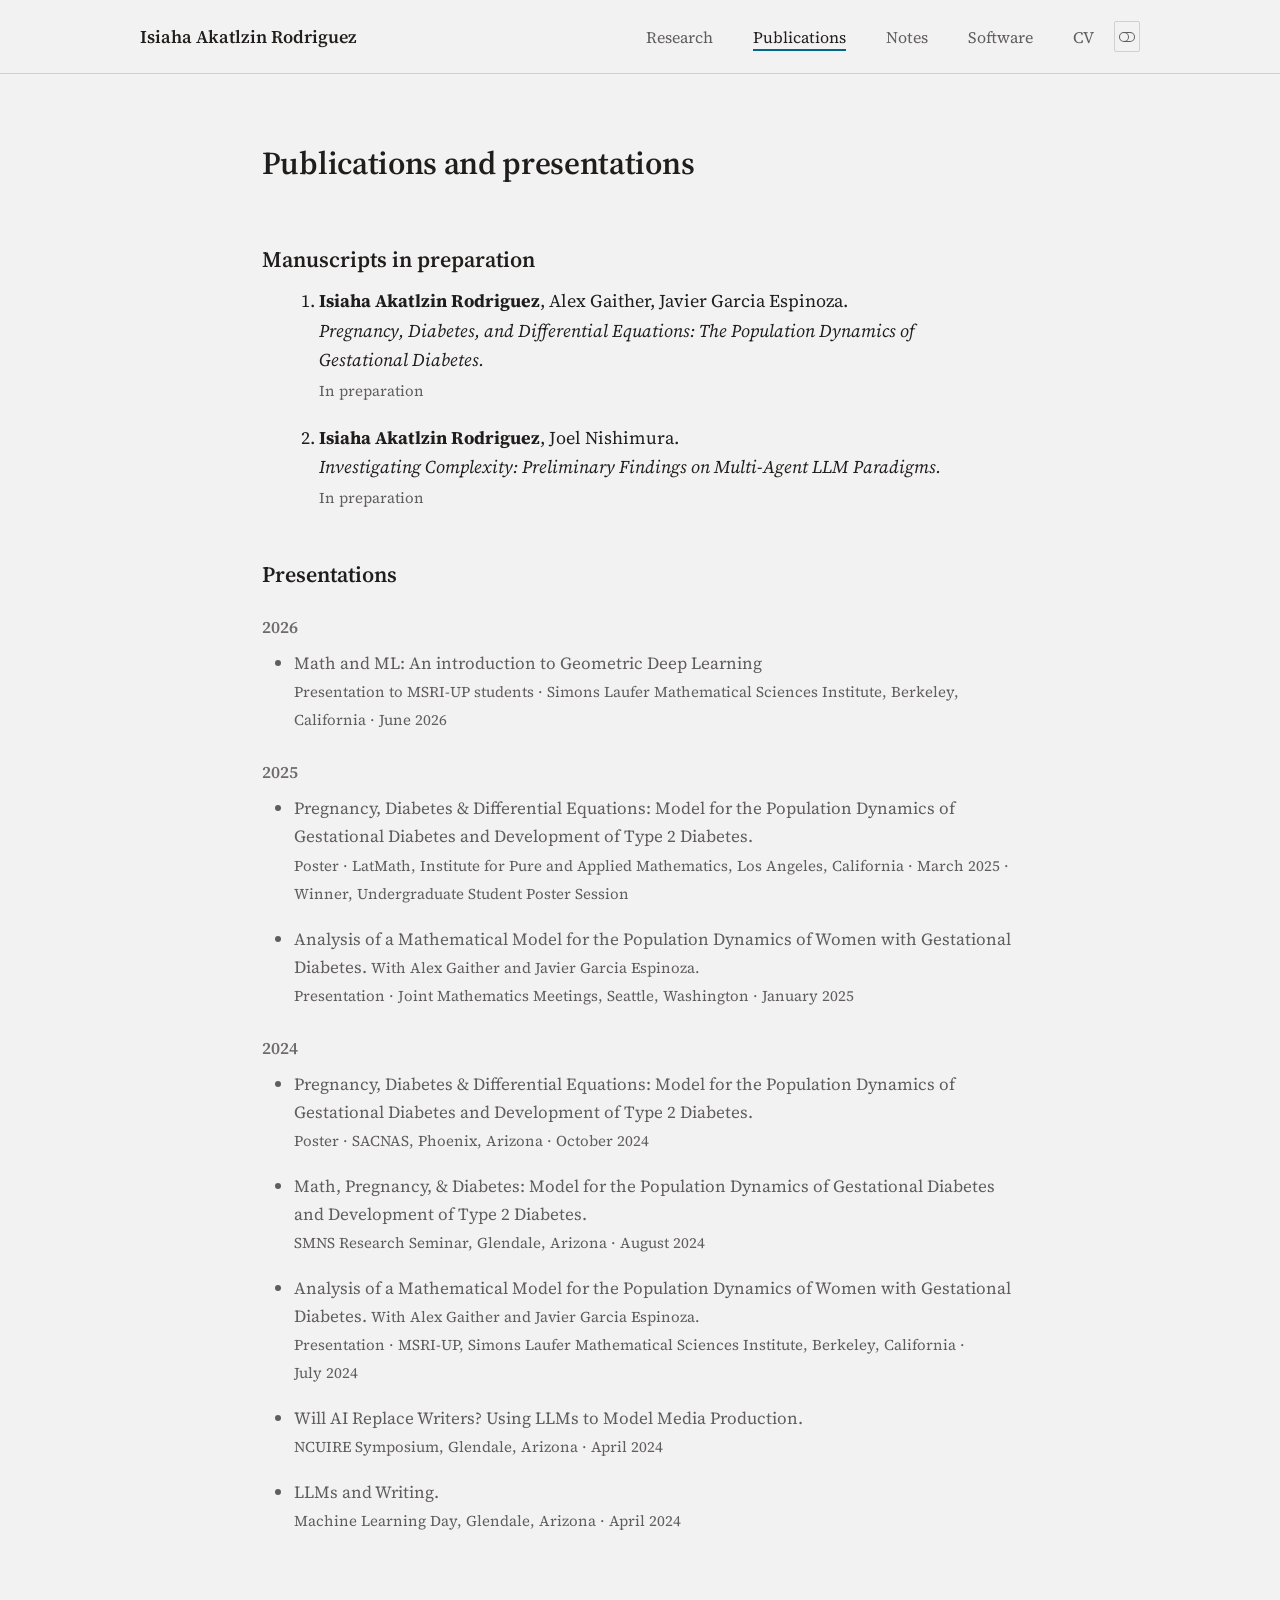
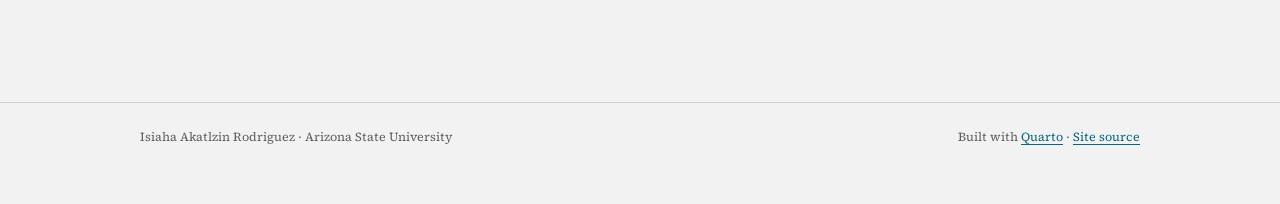
<file: publications.html>
<!DOCTYPE html>
<html xmlns="http://www.w3.org/1999/xhtml" lang="en" xml:lang="en"><head>

<meta charset="utf-8">
<meta name="generator" content="quarto-1.10.19">

<meta name="viewport" content="width=device-width, initial-scale=1.0, user-scalable=yes">

<meta name="description" content="Manuscripts in preparation and research presentations by Isiaha Akatlzin Rodriguez.">

<title>Publications and presentations – Isiaha Akatlzin Rodriguez</title>
<style>
/* Default styles provided by pandoc.
** See https://pandoc.org/MANUAL.html#variables-for-html for config info.
*/
span.smallcaps{font-variant: small-caps;}
div.columns{display: flex; gap: 1.5em;}
div.column{flex: auto;}
@media screen {
div.columns{gap: min(4vw, 1.5em);}
div.column{overflow-x: auto;}
}
div.hanging-indent{margin-left: 1.5em; text-indent: -1.5em;}
ul.task-list{list-style: none;}
ul.task-list li input[type="checkbox"] {
  width: 0.8em;
  margin: 0 0.8em 0.2em -1em; /* quarto-specific, see https://github.com/quarto-dev/quarto-cli/issues/4556 */ 
  vertical-align: middle;
}
</style>


<script src="site_libs/quarto-nav/quarto-nav.js"></script>
<script src="site_libs/quarto-nav/headroom.min.js"></script>
<script src="site_libs/clipboard/clipboard.min.js"></script>
<script src="site_libs/quarto-html/quarto.js" type="module"></script>
<script src="site_libs/quarto-html/tabsets/tabsets.js" type="module"></script>
<script src="site_libs/quarto-html/popper.min.js"></script>
<script src="site_libs/quarto-html/tippy.umd.min.js"></script>
<script src="site_libs/quarto-html/anchor.min.js"></script>
<link href="site_libs/quarto-html/tippy.css" rel="stylesheet">
<link href="site_libs/quarto-html/quarto-syntax-highlighting-d31fce9a2e73bc62f2b2c8b99c5bf0e0.css" rel="stylesheet" class="quarto-color-scheme" id="quarto-text-highlighting-styles">
<link href="site_libs/quarto-html/quarto-syntax-highlighting-dark-c412e947a01f67806fa223a330516e39.css" rel="stylesheet" class="quarto-color-scheme quarto-color-alternate" id="quarto-text-highlighting-styles">
<link href="site_libs/quarto-html/quarto-syntax-highlighting-d31fce9a2e73bc62f2b2c8b99c5bf0e0.css" rel="stylesheet" class="quarto-color-scheme-extra" id="quarto-text-highlighting-styles">
<script src="site_libs/bootstrap/bootstrap.min.js"></script>
<link href="site_libs/bootstrap/bootstrap-icons.css" rel="stylesheet">
<link href="site_libs/bootstrap/bootstrap-8d3b4cac89a68174968abe7f7c86dd43.min.css" rel="stylesheet" append-hash="true" class="quarto-color-scheme" id="quarto-bootstrap" data-mode="light">
<link href="site_libs/bootstrap/bootstrap-dark-20ae3c830be7467e18c3c3482b03c9b8.min.css" rel="stylesheet" append-hash="true" class="quarto-color-scheme quarto-color-alternate" id="quarto-bootstrap" data-mode="dark">
<link href="site_libs/bootstrap/bootstrap-8d3b4cac89a68174968abe7f7c86dd43.min.css" rel="stylesheet" append-hash="true" class="quarto-color-scheme-extra" id="quarto-bootstrap" data-mode="light">
<script id="quarto-search-options" type="application/json">{
  "language": {
    "search-no-results-text": "No results",
    "search-matching-documents-text": "matching documents",
    "search-copy-link-title": "Copy link to search",
    "search-hide-matches-text": "Hide additional matches",
    "search-more-match-text": "more match in this document",
    "search-more-matches-text": "more matches in this document",
    "search-clear-button-title": "Clear",
    "search-text-placeholder": "",
    "search-detached-cancel-button-title": "Cancel",
    "search-submit-button-title": "Submit",
    "search-label": "Search"
  }
}</script>
<!--
  Site-wide MathJax configuration. Quarto places header includes before the
  MathJax <script>, so this object is read when MathJax loads.
  Add new macros here; they become available in every page and note.
-->
<script>
window.MathJax = {
  tex: {
    macros: {
      // Number systems
      R: "{\\mathbb{R}}",
      C: "{\\mathbb{C}}",
      N: "{\\mathbb{N}}",
      Z: "{\\mathbb{Z}}",
      Q: "{\\mathbb{Q}}",
      // Probability
      E: "{\\mathbb{E}}",
      Pp: "{\\mathbb{P}}",
      Var: "{\\operatorname{Var}}",
      Cov: "{\\operatorname{Cov}}",
      // Delimiters: \norm{x}, \abs{x}, \inner{x}{y}
      norm: ["{\\left\\lVert #1 \\right\\rVert}", 1],
      abs: ["{\\left\\lvert #1 \\right\\rvert}", 1],
      inner: ["{\\left\\langle #1, #2 \\right\\rangle}", 2],
      // Upright differential: \int f(x) \dd x
      dd: "{\\mathop{}\\!\\mathrm{d}}",
      // Operators
      argmin: "{\\operatorname*{arg\\,min}}",
      argmax: "{\\operatorname*{arg\\,max}}",
      tr: "{\\operatorname{tr}}"
    }
  },
  chtml: {
    scale: 1.0
  }
};
</script>


</head>

<body class="nav-fixed fullcontent quarto-light"><script id="quarto-html-before-body" type="application/javascript">
    const toggleBodyColorMode = (bsSheetEl) => {
      const mode = bsSheetEl.getAttribute("data-mode");
      const bodyEl = window.document.querySelector("body");
      if (mode === "dark") {
        bodyEl.classList.add("quarto-dark");
        bodyEl.classList.remove("quarto-light");
      } else {
        bodyEl.classList.add("quarto-light");
        bodyEl.classList.remove("quarto-dark");
      }
    }
    const toggleBodyColorPrimary = () => {
      const bsSheetEl = window.document.querySelector("link#quarto-bootstrap:not([rel=disabled-stylesheet])");
      if (bsSheetEl) {
        toggleBodyColorMode(bsSheetEl);
      }
    }
    const setColorSchemeToggle = (alternate) => {
      const toggles = window.document.querySelectorAll('.quarto-color-scheme-toggle');
      for (let i=0; i < toggles.length; i++) {
        const toggle = toggles[i];
        if (toggle) {
          if (alternate) {
            toggle.classList.add("alternate");
          } else {
            toggle.classList.remove("alternate");
          }
        }
      }
    };
    const toggleColorMode = (alternate) => {
      // Switch the stylesheets
      const primaryStylesheets = window.document.querySelectorAll('link.quarto-color-scheme:not(.quarto-color-alternate)');
      const alternateStylesheets = window.document.querySelectorAll('link.quarto-color-scheme.quarto-color-alternate');
      manageTransitions('#quarto-margin-sidebar .nav-link', false);
      if (alternate) {
        // note: dark is layered on light, we don't disable primary!
        enableStylesheet(alternateStylesheets);
        for (const sheetNode of alternateStylesheets) {
          if (sheetNode.id === "quarto-bootstrap") {
            toggleBodyColorMode(sheetNode);
          }
        }
      } else {
        disableStylesheet(alternateStylesheets);
        enableStylesheet(primaryStylesheets)
        toggleBodyColorPrimary();
      }
      manageTransitions('#quarto-margin-sidebar .nav-link', true);
      // Switch the toggles
      setColorSchemeToggle(alternate)
      // Hack to workaround the fact that safari doesn't
      // properly recolor the scrollbar when toggling (#1455)
      if (navigator.userAgent.indexOf('Safari') > 0 && navigator.userAgent.indexOf('Chrome') == -1) {
        manageTransitions("body", false);
        window.scrollTo(0, 1);
        setTimeout(() => {
          window.scrollTo(0, 0);
          manageTransitions("body", true);
        }, 40);
      }
    }
    const disableStylesheet = (stylesheets) => {
      for (let i=0; i < stylesheets.length; i++) {
        const stylesheet = stylesheets[i];
        stylesheet.rel = 'disabled-stylesheet';
      }
    }
    const enableStylesheet = (stylesheets) => {
      for (let i=0; i < stylesheets.length; i++) {
        const stylesheet = stylesheets[i];
        if(stylesheet.rel !== 'stylesheet') { // for Chrome, which will still FOUC without this check
          stylesheet.rel = 'stylesheet';
        }
      }
    }
    const manageTransitions = (selector, allowTransitions) => {
      const els = window.document.querySelectorAll(selector);
      for (let i=0; i < els.length; i++) {
        const el = els[i];
        if (allowTransitions) {
          el.classList.remove('notransition');
        } else {
          el.classList.add('notransition');
        }
      }
    }
    const isFileUrl = () => {
      return window.location.protocol === 'file:';
    }
    const hasAlternateSentinel = () => {
      let styleSentinel = getColorSchemeSentinel();
      if (styleSentinel !== null) {
        return styleSentinel === "alternate";
      } else {
        return false;
      }
    }
    const setStyleSentinel = (alternate) => {
      const value = alternate ? "alternate" : "default";
      if (!isFileUrl()) {
        window.localStorage.setItem("quarto-color-scheme", value);
      } else {
        localAlternateSentinel = value;
      }
    }
    const getColorSchemeSentinel = () => {
      if (!isFileUrl()) {
        const storageValue = window.localStorage.getItem("quarto-color-scheme");
        return storageValue != null ? storageValue : localAlternateSentinel;
      } else {
        return localAlternateSentinel;
      }
    }
    const toggleGiscusIfUsed = (isAlternate, darkModeDefault) => {
      const baseTheme = document.querySelector('#giscus-base-theme')?.value ?? 'light';
      const alternateTheme = document.querySelector('#giscus-alt-theme')?.value ?? 'dark';
      let newTheme = '';
      if(authorPrefersDark) {
        newTheme = isAlternate ? baseTheme : alternateTheme;
      } else {
        newTheme = isAlternate ? alternateTheme : baseTheme;
      }
      const changeGiscusTheme = () => {
        // From: https://github.com/giscus/giscus/issues/336
        const sendMessage = (message) => {
          const iframe = document.querySelector('iframe.giscus-frame');
          if (!iframe) return;
          iframe.contentWindow.postMessage({ giscus: message }, 'https://giscus.app');
        }
        sendMessage({
          setConfig: {
            theme: newTheme
          }
        });
      }
      const isGiscussLoaded = window.document.querySelector('iframe.giscus-frame') !== null;
      if (isGiscussLoaded) {
        changeGiscusTheme();
      }
    };
    const authorPrefersDark = false;
    const queryPrefersDark = window.matchMedia('(prefers-color-scheme: dark)');
    const darkModeDefault = queryPrefersDark.matches;
      document.querySelector('link#quarto-text-highlighting-styles.quarto-color-scheme-extra').rel = 'disabled-stylesheet';
      document.querySelector('link#quarto-bootstrap.quarto-color-scheme-extra').rel = 'disabled-stylesheet';
    let localAlternateSentinel = darkModeDefault ? 'alternate' : 'default';
    // Dark / light mode switch
    window.quartoToggleColorScheme = () => {
      // Read the current dark / light value
      let toAlternate = !hasAlternateSentinel();
      toggleColorMode(toAlternate);
      setStyleSentinel(toAlternate);
      toggleGiscusIfUsed(toAlternate, darkModeDefault);
      window.dispatchEvent(new Event('resize'));
    };
    queryPrefersDark.addEventListener("change", e => {
      if(window.localStorage.getItem("quarto-color-scheme") !== null)
        return;
      const alternate = e.matches
      toggleColorMode(alternate);
      localAlternateSentinel = e.matches ? 'alternate' : 'default'; // this is used alongside local storage!
      toggleGiscusIfUsed(alternate, darkModeDefault);
    });
    // Switch to dark mode if need be
    if (hasAlternateSentinel()) {
      toggleColorMode(true);
    } else {
      toggleColorMode(false);
    }
  </script>

<div id="quarto-search-results"></div>
  <header id="quarto-header" class="headroom fixed-top">
    <nav class="navbar navbar-expand-md " data-bs-theme="dark">
      <div class="navbar-container container-fluid">
      <div class="navbar-brand-container mx-auto">
    <a class="navbar-brand" href="./index.html">
    <span class="navbar-title">Isiaha Akatlzin Rodriguez</span>
    </a>
  </div>
          <button class="navbar-toggler" type="button" data-bs-toggle="collapse" data-bs-target="#navbarCollapse" aria-controls="navbarCollapse" role="menu" aria-expanded="false" aria-label="Toggle navigation" onclick="if (window.quartoToggleHeadroom) { window.quartoToggleHeadroom(); }">
  <span class="navbar-toggler-icon"></span>
</button>
          <div class="collapse navbar-collapse" id="navbarCollapse">
            <ul class="navbar-nav navbar-nav-scroll ms-auto">
  <li class="nav-item">
    <a class="nav-link" href="./research.html"> 
<span class="menu-text">Research</span></a>
  </li>  
  <li class="nav-item">
    <a class="nav-link active" href="./publications.html" aria-current="page"> 
<span class="menu-text">Publications</span></a>
  </li>  
  <li class="nav-item">
    <a class="nav-link" href="./notes/index.html"> 
<span class="menu-text">Notes</span></a>
  </li>  
  <li class="nav-item">
    <a class="nav-link" href="./software.html"> 
<span class="menu-text">Software</span></a>
  </li>  
  <li class="nav-item">
    <a class="nav-link" href="./cv.html"> 
<span class="menu-text">CV</span></a>
  </li>  
</ul>
          </div> <!-- /navcollapse -->
            <div class="quarto-navbar-tools">
  <a href="" class="quarto-color-scheme-toggle quarto-navigation-tool  px-1" onclick="window.quartoToggleColorScheme(); return false;" title="Toggle dark mode"><i class="bi"></i></a>
</div>
      </div> <!-- /container-fluid -->
    </nav>
</header>
<!-- content -->
<div id="quarto-content" class="quarto-container page-columns page-rows-contents page-layout-article page-navbar">
<!-- sidebar -->
<!-- margin-sidebar -->
    
<!-- main -->
<main class="content" id="quarto-document-content">

<a class="skip-link" href="#quarto-document-content">Skip to content</a>

<header id="title-block-header" class="quarto-title-block default">
<div class="quarto-title">
<h1 class="title">Publications and presentations</h1>
</div>

<div>
  <div class="description">
    Manuscripts in preparation and research presentations by Isiaha Akatlzin Rodriguez.
  </div>
</div>


<div class="quarto-title-meta">

    
  
    
  </div>
  


</header>


<div class="measure-wide">
<section id="manuscripts-in-preparation" class="level2">
<h2 class="anchored" data-anchor-id="manuscripts-in-preparation">Manuscripts in preparation</h2>
<div class="pub-list">
<ol type="1">
<li><p><strong>Isiaha Akatlzin Rodriguez</strong>, Alex Gaither, Javier Garcia Espinoza.<br>
<span class="pub-title">Pregnancy, Diabetes, and Differential Equations: The Population Dynamics of Gestational Diabetes.</span><br>
<span class="meta">In preparation</span></p></li>
<li><p><strong>Isiaha Akatlzin Rodriguez</strong>, Joel Nishimura.<br>
<span class="pub-title">Investigating Complexity: Preliminary Findings on Multi-Agent LLM Paradigms.</span><br>
<span class="meta">In preparation</span></p></li>
</ol>
</div>
</section>
<section id="presentations" class="level2">
<h2 class="anchored" data-anchor-id="presentations">Presentations</h2>
<section id="section" class="level3 year-heading">
<h3 class="year-heading anchored" data-anchor-id="section">2026</h3>
<div class="talk-list">
<ul>
<li>Math and ML: An introduction to Geometric Deep Learning<br>
<span class="meta">Presentation to MSRI-UP students · Simons Laufer Mathematical Sciences Institute, Berkeley, California · June 2026</span></li>
</ul>
</div>
</section>
<section id="section-1" class="level3 year-heading">
<h3 class="year-heading anchored" data-anchor-id="section-1">2025</h3>
<div class="talk-list">
<ul>
<li><p>Pregnancy, Diabetes &amp; Differential Equations: Model for the Population Dynamics of Gestational Diabetes and Development of Type 2 Diabetes.<br>
<span class="meta">Poster · LatMath, Institute for Pure and Applied Mathematics, Los Angeles, California · March 2025 · Winner, Undergraduate Student Poster Session</span></p></li>
<li><p>Analysis of a Mathematical Model for the Population Dynamics of Women with Gestational Diabetes. <span class="meta">With Alex Gaither and Javier Garcia Espinoza.</span><br>
<span class="meta">Presentation · Joint Mathematics Meetings, Seattle, Washington · January 2025</span></p></li>
</ul>
</div>
</section>
<section id="section-2" class="level3 year-heading">
<h3 class="year-heading anchored" data-anchor-id="section-2">2024</h3>
<div class="talk-list">
<ul>
<li><p>Pregnancy, Diabetes &amp; Differential Equations: Model for the Population Dynamics of Gestational Diabetes and Development of Type 2 Diabetes.<br>
<span class="meta">Poster · SACNAS, Phoenix, Arizona · October 2024</span></p></li>
<li><p>Math, Pregnancy, &amp; Diabetes: Model for the Population Dynamics of Gestational Diabetes and Development of Type 2 Diabetes.<br>
<span class="meta">SMNS Research Seminar, Glendale, Arizona · August 2024</span></p></li>
<li><p>Analysis of a Mathematical Model for the Population Dynamics of Women with Gestational Diabetes. <span class="meta">With Alex Gaither and Javier Garcia Espinoza.</span><br>
<span class="meta">Presentation · MSRI-UP, Simons Laufer Mathematical Sciences Institute, Berkeley, California · July 2024</span></p></li>
<li><p>Will AI Replace Writers? Using LLMs to Model Media Production.<br>
<span class="meta">NCUIRE Symposium, Glendale, Arizona · April 2024</span></p></li>
<li><p>LLMs and Writing.<br>
<span class="meta">Machine Learning Day, Glendale, Arizona · April 2024</span></p></li>
</ul>
</div>
</section>
</section>
</div>



</main> <!-- /main -->
<script id="quarto-html-after-body" type="application/javascript">
  window.document.addEventListener("DOMContentLoaded", function (event) {
    // Ensure there is a toggle, if there isn't float one in the top right
    if (window.document.querySelector('.quarto-color-scheme-toggle') === null) {
      const a = window.document.createElement('a');
      a.classList.add('top-right');
      a.classList.add('quarto-color-scheme-toggle');
      a.href = "";
      a.onclick = function() { try { window.quartoToggleColorScheme(); } catch {} return false; };
      const i = window.document.createElement("i");
      i.classList.add('bi');
      a.appendChild(i);
      window.document.body.appendChild(a);
    }
    setColorSchemeToggle(hasAlternateSentinel())
    const icon = "";
    const anchorJS = new window.AnchorJS();
    anchorJS.options = {
      placement: 'right',
      icon: icon
    };
    anchorJS.add('.anchored');
    const isCodeAnnotation = (el) => {
      for (const clz of el.classList) {
        if (clz.startsWith('code-annotation-')) {                     
          return true;
        }
      }
      return false;
    }
    const onCopySuccess = function(e) {
      // button target
      const button = e.trigger;
      // don't keep focus
      button.blur();
      // flash "checked"
      button.classList.add('code-copy-button-checked');
      var currentTitle = button.getAttribute("title");
      button.setAttribute("title", "Copied!");
      let tooltip;
      if (window.bootstrap) {
        button.setAttribute("data-bs-toggle", "tooltip");
        button.setAttribute("data-bs-placement", "left");
        button.setAttribute("data-bs-title", "Copied!");
        tooltip = new bootstrap.Tooltip(button, 
          { trigger: "manual", 
            customClass: "code-copy-button-tooltip",
            offset: [0, -8]});
        tooltip.show();    
      }
      setTimeout(function() {
        if (tooltip) {
          tooltip.hide();
          button.removeAttribute("data-bs-title");
          button.removeAttribute("data-bs-toggle");
          button.removeAttribute("data-bs-placement");
        }
        button.setAttribute("title", currentTitle);
        button.classList.remove('code-copy-button-checked');
      }, 1000);
      // clear code selection
      e.clearSelection();
    }
    const getTextToCopy = function(trigger) {
      const outerScaffold = trigger.parentElement.cloneNode(true);
      const codeEl = outerScaffold.querySelector('code');
      for (const childEl of codeEl.children) {
        if (isCodeAnnotation(childEl)) {
          childEl.remove();
        }
      }
      return codeEl.innerText;
    }
    const clipboard = new window.ClipboardJS('.code-copy-button:not([data-in-quarto-modal])', {
      text: getTextToCopy
    });
    clipboard.on('success', onCopySuccess);
    if (window.document.getElementById('quarto-embedded-source-code-modal')) {
      const clipboardModal = new window.ClipboardJS('.code-copy-button[data-in-quarto-modal]', {
        text: getTextToCopy,
        container: window.document.getElementById('quarto-embedded-source-code-modal')
      });
      clipboardModal.on('success', onCopySuccess);
    }
      var localhostRegex = new RegExp(/^(?:http|https):\/\/localhost\:?[0-9]*\//);
      var mailtoRegex = new RegExp(/^mailto:/);
        var filterRegex = new RegExp("https:\/\/aka-hombre\.github\.io");
      var isInternal = (href) => {
          return filterRegex.test(href) || localhostRegex.test(href) || mailtoRegex.test(href);
      }
      // Inspect non-navigation links and adorn them if external
     var links = window.document.querySelectorAll('a[href]:not(.nav-link):not(.navbar-brand):not(.toc-action):not(.sidebar-link):not(.sidebar-item-toggle):not(.pagination-link):not(.no-external):not([aria-hidden]):not(.dropdown-item):not(.quarto-navigation-tool):not(.about-link)');
      for (var i=0; i<links.length; i++) {
        const link = links[i];
        if (!isInternal(link.href)) {
          // undo the damage that might have been done by quarto-nav.js in the case of
          // links that we want to consider external
          if (link.dataset.originalHref !== undefined) {
            link.href = link.dataset.originalHref;
          }
        }
      }
    function tippyHover(el, contentFn, onTriggerFn, onUntriggerFn) {
      const config = {
        allowHTML: true,
        maxWidth: 500,
        delay: 100,
        arrow: false,
        appendTo: function(el) {
            return el.parentElement;
        },
        interactive: true,
        interactiveBorder: 10,
        theme: 'quarto',
        placement: 'bottom-start',
      };
      if (contentFn) {
        config.content = contentFn;
      }
      if (onTriggerFn) {
        config.onTrigger = onTriggerFn;
      }
      if (onUntriggerFn) {
        config.onUntrigger = onUntriggerFn;
      }
      window.tippy(el, config); 
    }
    const noterefs = window.document.querySelectorAll('a[role="doc-noteref"]');
    for (var i=0; i<noterefs.length; i++) {
      const ref = noterefs[i];
      tippyHover(ref, function() {
        // use id or data attribute instead here
        let href = ref.getAttribute('data-footnote-href') || ref.getAttribute('href');
        try { href = new URL(href).hash; } catch {}
        const id = href.replace(/^#\/?/, "");
        const note = window.document.getElementById(id);
        if (note) {
          return note.innerHTML;
        } else {
          return "";
        }
      });
    }
    const xrefs = window.document.querySelectorAll('a.quarto-xref');
    const processXRef = (id, note) => {
      // Strip column container classes
      const stripColumnClz = (el) => {
        el.classList.remove("page-full", "page-columns");
        if (el.children) {
          for (const child of el.children) {
            stripColumnClz(child);
          }
        }
      }
      stripColumnClz(note)
      if (id === null || id.startsWith('sec-')) {
        // Special case sections, only their first couple elements
        const container = document.createElement("div");
        if (note.children && note.children.length > 2) {
          container.appendChild(note.children[0].cloneNode(true));
          for (let i = 1; i < note.children.length; i++) {
            const child = note.children[i];
            if (child.tagName === "P" && child.innerText === "") {
              continue;
            } else {
              container.appendChild(child.cloneNode(true));
              break;
            }
          }
          if (window.Quarto?.typesetMath) {
            window.Quarto.typesetMath(container);
          }
          return container.innerHTML
        } else {
          if (window.Quarto?.typesetMath) {
            window.Quarto.typesetMath(note);
          }
          return note.innerHTML;
        }
      } else {
        // Remove any anchor links if they are present
        const anchorLink = note.querySelector('a.anchorjs-link');
        if (anchorLink) {
          anchorLink.remove();
        }
        if (window.Quarto?.typesetMath) {
          window.Quarto.typesetMath(note);
        }
        if (note.classList.contains("callout")) {
          return note.outerHTML;
        } else {
          return note.innerHTML;
        }
      }
    }
    for (var i=0; i<xrefs.length; i++) {
      const xref = xrefs[i];
      tippyHover(xref, undefined, function(instance) {
        instance.disable();
        let url = xref.getAttribute('href');
        let hash = undefined; 
        if (url.startsWith('#')) {
          hash = url;
        } else {
          try { hash = new URL(url).hash; } catch {}
        }
        if (hash) {
          const id = hash.replace(/^#\/?/, "");
          const note = window.document.getElementById(id);
          if (note !== null) {
            try {
              const html = processXRef(id, note.cloneNode(true));
              instance.setContent(html);
            } finally {
              instance.enable();
              instance.show();
            }
          } else {
            // See if we can fetch this
            fetch(url.split('#')[0])
            .then(res => res.text())
            .then(html => {
              const parser = new DOMParser();
              const htmlDoc = parser.parseFromString(html, "text/html");
              const note = htmlDoc.getElementById(id);
              if (note !== null) {
                const html = processXRef(id, note);
                instance.setContent(html);
              } 
            }).finally(() => {
              instance.enable();
              instance.show();
            });
          }
        } else {
          // See if we can fetch a full url (with no hash to target)
          // This is a special case and we should probably do some content thinning / targeting
          fetch(url)
          .then(res => res.text())
          .then(html => {
            const parser = new DOMParser();
            const htmlDoc = parser.parseFromString(html, "text/html");
            const note = htmlDoc.querySelector('main.content');
            if (note !== null) {
              // This should only happen for chapter cross references
              // (since there is no id in the URL)
              // remove the first header
              if (note.children.length > 0 && note.children[0].tagName === "HEADER") {
                note.children[0].remove();
              }
              const html = processXRef(null, note);
              instance.setContent(html);
            } 
          }).finally(() => {
            instance.enable();
            instance.show();
          });
        }
      }, function(instance) {
      });
    }
        let selectedAnnoteEl;
        const selectorForAnnotation = ( cell, annotation) => {
          let cellAttr = 'data-code-cell="' + cell + '"';
          let lineAttr = 'data-code-annotation="' +  annotation + '"';
          const selector = 'span[' + cellAttr + '][' + lineAttr + ']';
          return selector;
        }
        const selectCodeLines = (annoteEl) => {
          const doc = window.document;
          const targetCell = annoteEl.getAttribute("data-target-cell");
          const targetAnnotation = annoteEl.getAttribute("data-target-annotation");
          const annoteSpan = window.document.querySelector(selectorForAnnotation(targetCell, targetAnnotation));
          const lines = annoteSpan.getAttribute("data-code-lines").split(",");
          const lineIds = lines.map((line) => {
            return targetCell + "-" + line;
          })
          let top = null;
          let height = null;
          let parent = null;
          if (lineIds.length > 0) {
              //compute the position of the single el (top and bottom and make a div)
              const el = window.document.getElementById(lineIds[0]);
              top = el.offsetTop;
              height = el.offsetHeight;
              parent = el.parentElement.parentElement;
            if (lineIds.length > 1) {
              const lastEl = window.document.getElementById(lineIds[lineIds.length - 1]);
              const bottom = lastEl.offsetTop + lastEl.offsetHeight;
              height = bottom - top;
            }
            if (top !== null && height !== null && parent !== null) {
              // cook up a div (if necessary) and position it 
              let div = window.document.getElementById("code-annotation-line-highlight");
              if (div === null) {
                div = window.document.createElement("div");
                div.setAttribute("id", "code-annotation-line-highlight");
                div.style.position = 'absolute';
                parent.appendChild(div);
              }
              div.style.top = top - 2 + "px";
              div.style.height = height + 4 + "px";
              div.style.left = 0;
              let gutterDiv = window.document.getElementById("code-annotation-line-highlight-gutter");
              if (gutterDiv === null) {
                gutterDiv = window.document.createElement("div");
                gutterDiv.setAttribute("id", "code-annotation-line-highlight-gutter");
                gutterDiv.style.position = 'absolute';
                const codeCell = window.document.getElementById(targetCell);
                const gutter = codeCell.querySelector('.code-annotation-gutter');
                gutter.appendChild(gutterDiv);
              }
              gutterDiv.style.top = top - 2 + "px";
              gutterDiv.style.height = height + 4 + "px";
            }
            selectedAnnoteEl = annoteEl;
          }
        };
        const unselectCodeLines = () => {
          const elementsIds = ["code-annotation-line-highlight", "code-annotation-line-highlight-gutter"];
          elementsIds.forEach((elId) => {
            const div = window.document.getElementById(elId);
            if (div) {
              div.remove();
            }
          });
          selectedAnnoteEl = undefined;
        };
          // Handle positioning of the toggle
      window.addEventListener(
        "resize",
        throttle(() => {
          elRect = undefined;
          if (selectedAnnoteEl) {
            selectCodeLines(selectedAnnoteEl);
          }
        }, 10)
      );
      function throttle(fn, ms) {
      let throttle = false;
      let timer;
        return (...args) => {
          if(!throttle) { // first call gets through
              fn.apply(this, args);
              throttle = true;
          } else { // all the others get throttled
              if(timer) clearTimeout(timer); // cancel #2
              timer = setTimeout(() => {
                fn.apply(this, args);
                timer = throttle = false;
              }, ms);
          }
        };
      }
        // Attach click handler to the DT
        const annoteDls = window.document.querySelectorAll('dt[data-target-cell]');
        for (const annoteDlNode of annoteDls) {
          annoteDlNode.addEventListener('click', (event) => {
            const clickedEl = event.target;
            if (clickedEl !== selectedAnnoteEl) {
              unselectCodeLines();
              const activeEl = window.document.querySelector('dt[data-target-cell].code-annotation-active');
              if (activeEl) {
                activeEl.classList.remove('code-annotation-active');
              }
              selectCodeLines(clickedEl);
              clickedEl.classList.add('code-annotation-active');
            } else {
              // Unselect the line
              unselectCodeLines();
              clickedEl.classList.remove('code-annotation-active');
            }
          });
        }
    const findCites = (el) => {
      const parentEl = el.parentElement;
      if (parentEl) {
        const cites = parentEl.dataset.cites;
        if (cites) {
          return {
            el,
            cites: cites.split(' ')
          };
        } else {
          return findCites(el.parentElement)
        }
      } else {
        return undefined;
      }
    };
    var bibliorefs = window.document.querySelectorAll('a[role="doc-biblioref"]');
    for (var i=0; i<bibliorefs.length; i++) {
      const ref = bibliorefs[i];
      const citeInfo = findCites(ref);
      if (citeInfo) {
        tippyHover(citeInfo.el, function() {
          var popup = window.document.createElement('div');
          citeInfo.cites.forEach(function(cite) {
            var citeDiv = window.document.createElement('div');
            citeDiv.classList.add('hanging-indent');
            citeDiv.classList.add('csl-entry');
            var biblioDiv = window.document.getElementById('ref-' + cite);
            if (biblioDiv) {
              citeDiv.innerHTML = biblioDiv.innerHTML;
            }
            popup.appendChild(citeDiv);
          });
          return popup.innerHTML;
        });
      }
    }
  });
  </script>
</div> <!-- /content -->
<footer class="footer">
  <div class="nav-footer">
    <div class="nav-footer-left">
<p>Isiaha Akatlzin Rodriguez · Arizona State University</p>
</div>   
    <div class="nav-footer-center">
      &nbsp;
    </div>
    <div class="nav-footer-right">
<p>Built with <a href="https://quarto.org">Quarto</a> · <a href="https://github.com/aka-hombre/aka-hombre.github.io">Site source</a></p>
</div>
  </div>
</footer>
<script>(function(){var s=document.querySelector(".skip-link");if(s){document.body.insertBefore(s,document.body.firstChild);}})();</script>




</body></html>
</file>
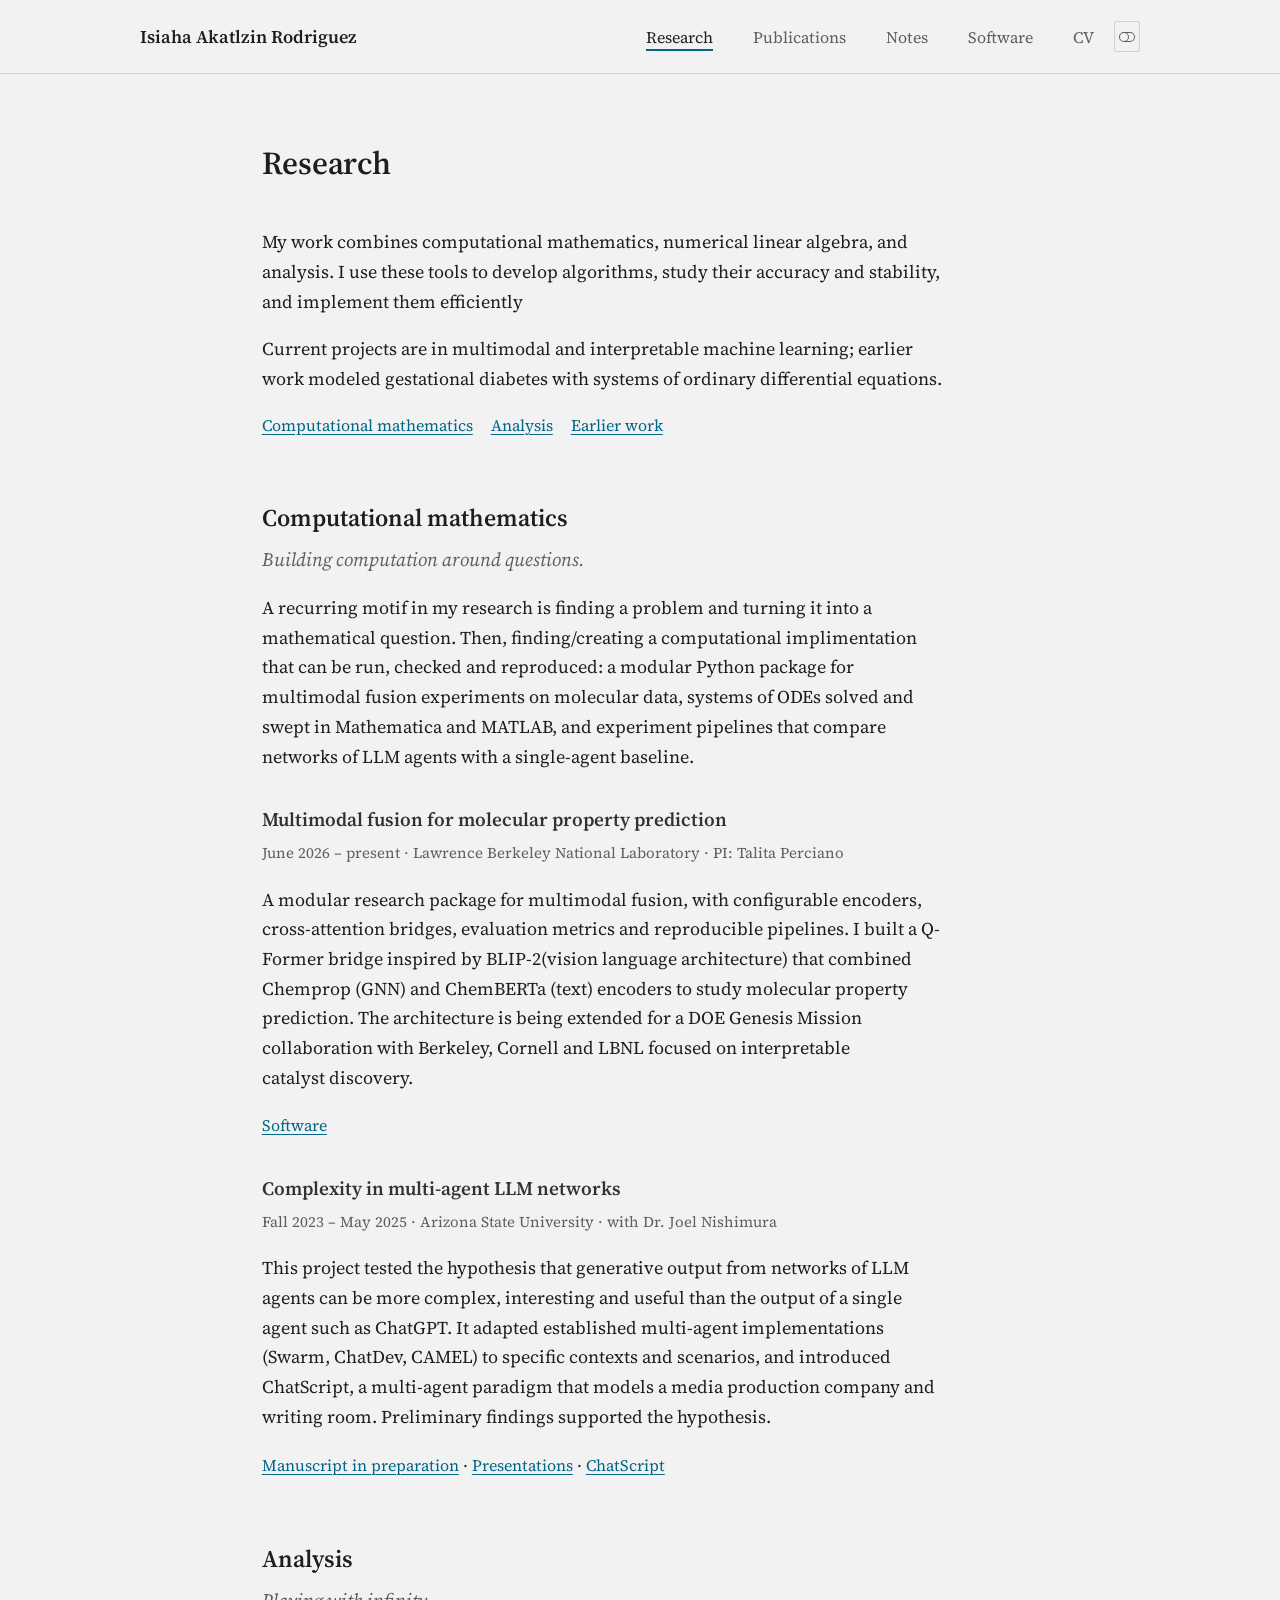
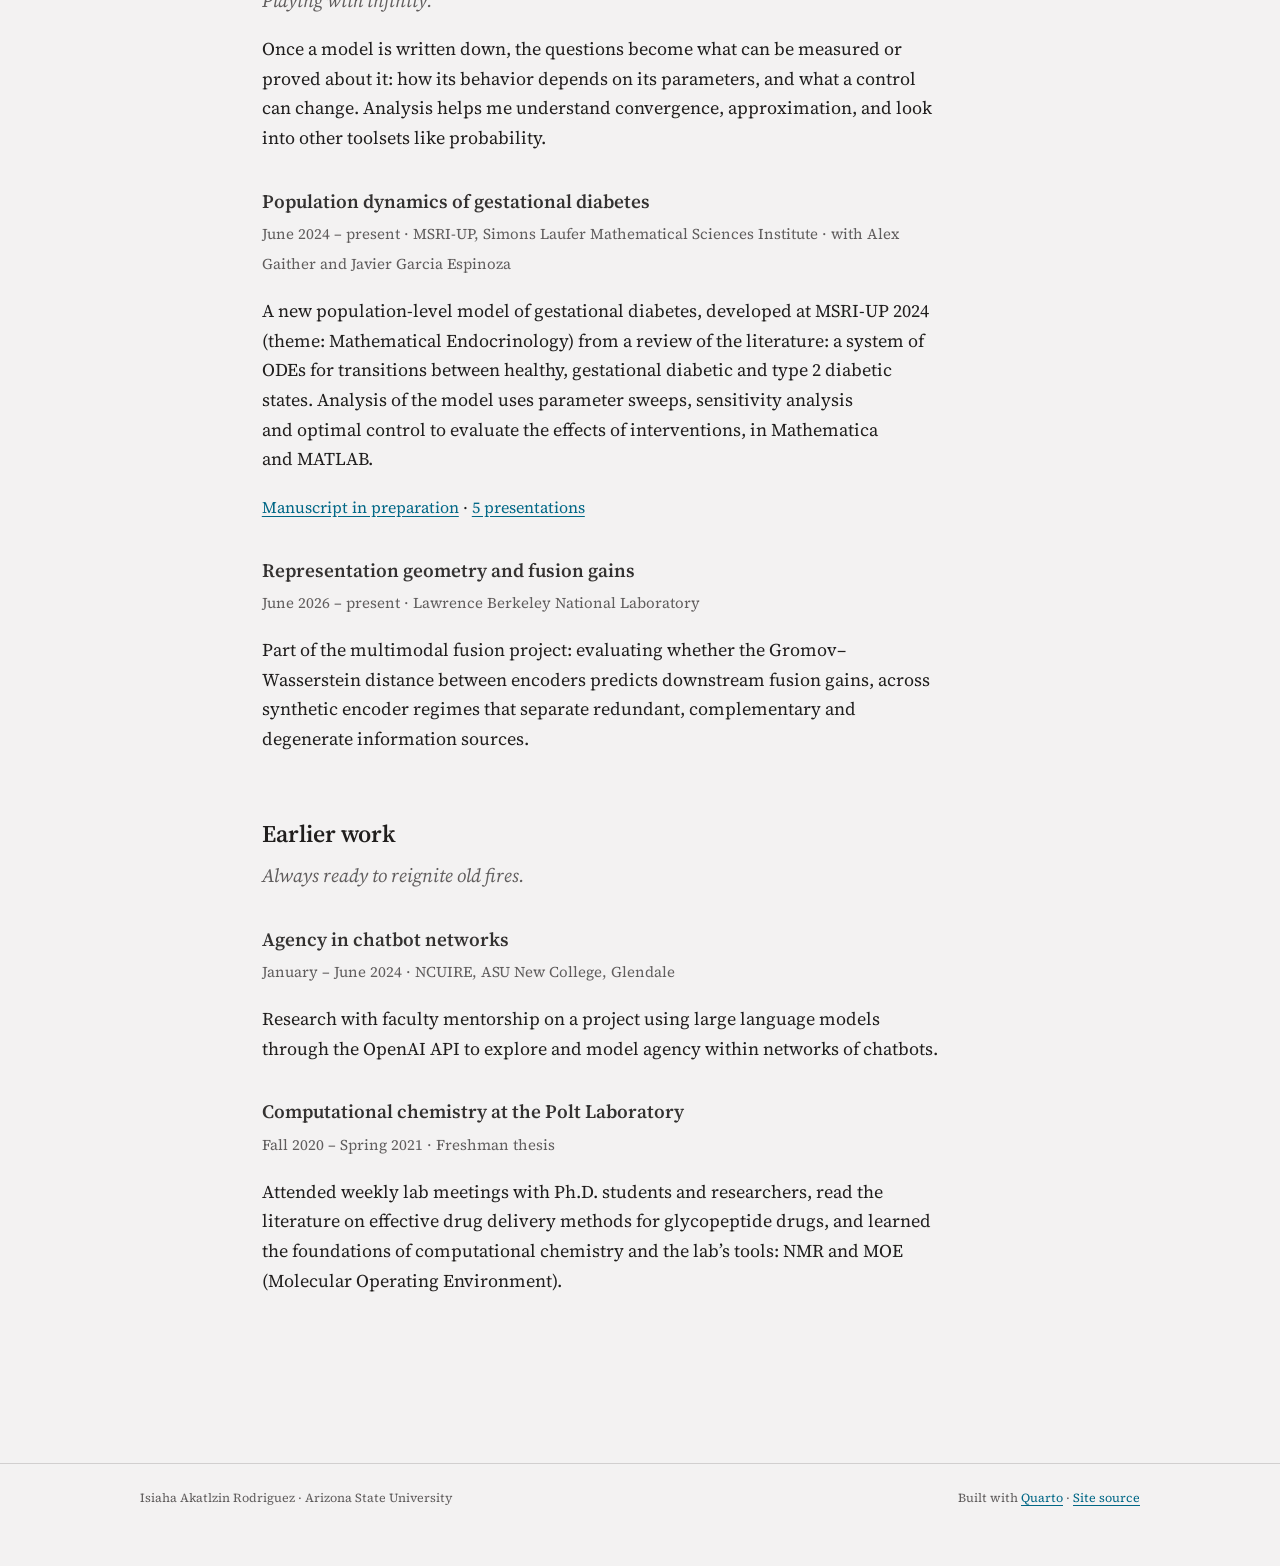
<file: research.html>
<!DOCTYPE html>
<html xmlns="http://www.w3.org/1999/xhtml" lang="en" xml:lang="en"><head>

<meta charset="utf-8">
<meta name="generator" content="quarto-1.10.19">

<meta name="viewport" content="width=device-width, initial-scale=1.0, user-scalable=yes">

<meta name="description" content="Research in computational mathematics and analysis: multimodal and interpretable machine learning, multi-agent LLM systems, and mathematical models of gestational diabetes.">

<title>Research – Isiaha Akatlzin Rodriguez</title>
<style>
/* Default styles provided by pandoc.
** See https://pandoc.org/MANUAL.html#variables-for-html for config info.
*/
span.smallcaps{font-variant: small-caps;}
div.columns{display: flex; gap: 1.5em;}
div.column{flex: auto;}
@media screen {
div.columns{gap: min(4vw, 1.5em);}
div.column{overflow-x: auto;}
}
div.hanging-indent{margin-left: 1.5em; text-indent: -1.5em;}
ul.task-list{list-style: none;}
ul.task-list li input[type="checkbox"] {
  width: 0.8em;
  margin: 0 0.8em 0.2em -1em; /* quarto-specific, see https://github.com/quarto-dev/quarto-cli/issues/4556 */ 
  vertical-align: middle;
}
</style>


<script src="site_libs/quarto-nav/quarto-nav.js"></script>
<script src="site_libs/quarto-nav/headroom.min.js"></script>
<script src="site_libs/clipboard/clipboard.min.js"></script>
<script src="site_libs/quarto-html/quarto.js" type="module"></script>
<script src="site_libs/quarto-html/tabsets/tabsets.js" type="module"></script>
<script src="site_libs/quarto-html/popper.min.js"></script>
<script src="site_libs/quarto-html/tippy.umd.min.js"></script>
<script src="site_libs/quarto-html/anchor.min.js"></script>
<link href="site_libs/quarto-html/tippy.css" rel="stylesheet">
<link href="site_libs/quarto-html/quarto-syntax-highlighting-d31fce9a2e73bc62f2b2c8b99c5bf0e0.css" rel="stylesheet" class="quarto-color-scheme" id="quarto-text-highlighting-styles">
<link href="site_libs/quarto-html/quarto-syntax-highlighting-dark-c412e947a01f67806fa223a330516e39.css" rel="stylesheet" class="quarto-color-scheme quarto-color-alternate" id="quarto-text-highlighting-styles">
<link href="site_libs/quarto-html/quarto-syntax-highlighting-d31fce9a2e73bc62f2b2c8b99c5bf0e0.css" rel="stylesheet" class="quarto-color-scheme-extra" id="quarto-text-highlighting-styles">
<script src="site_libs/bootstrap/bootstrap.min.js"></script>
<link href="site_libs/bootstrap/bootstrap-icons.css" rel="stylesheet">
<link href="site_libs/bootstrap/bootstrap-8d3b4cac89a68174968abe7f7c86dd43.min.css" rel="stylesheet" append-hash="true" class="quarto-color-scheme" id="quarto-bootstrap" data-mode="light">
<link href="site_libs/bootstrap/bootstrap-dark-20ae3c830be7467e18c3c3482b03c9b8.min.css" rel="stylesheet" append-hash="true" class="quarto-color-scheme quarto-color-alternate" id="quarto-bootstrap" data-mode="dark">
<link href="site_libs/bootstrap/bootstrap-8d3b4cac89a68174968abe7f7c86dd43.min.css" rel="stylesheet" append-hash="true" class="quarto-color-scheme-extra" id="quarto-bootstrap" data-mode="light">
<script id="quarto-search-options" type="application/json">{
  "language": {
    "search-no-results-text": "No results",
    "search-matching-documents-text": "matching documents",
    "search-copy-link-title": "Copy link to search",
    "search-hide-matches-text": "Hide additional matches",
    "search-more-match-text": "more match in this document",
    "search-more-matches-text": "more matches in this document",
    "search-clear-button-title": "Clear",
    "search-text-placeholder": "",
    "search-detached-cancel-button-title": "Cancel",
    "search-submit-button-title": "Submit",
    "search-label": "Search"
  }
}</script>
<!--
  Site-wide MathJax configuration. Quarto places header includes before the
  MathJax <script>, so this object is read when MathJax loads.
  Add new macros here; they become available in every page and note.
-->
<script>
window.MathJax = {
  tex: {
    macros: {
      // Number systems
      R: "{\\mathbb{R}}",
      C: "{\\mathbb{C}}",
      N: "{\\mathbb{N}}",
      Z: "{\\mathbb{Z}}",
      Q: "{\\mathbb{Q}}",
      // Probability
      E: "{\\mathbb{E}}",
      Pp: "{\\mathbb{P}}",
      Var: "{\\operatorname{Var}}",
      Cov: "{\\operatorname{Cov}}",
      // Delimiters: \norm{x}, \abs{x}, \inner{x}{y}
      norm: ["{\\left\\lVert #1 \\right\\rVert}", 1],
      abs: ["{\\left\\lvert #1 \\right\\rvert}", 1],
      inner: ["{\\left\\langle #1, #2 \\right\\rangle}", 2],
      // Upright differential: \int f(x) \dd x
      dd: "{\\mathop{}\\!\\mathrm{d}}",
      // Operators
      argmin: "{\\operatorname*{arg\\,min}}",
      argmax: "{\\operatorname*{arg\\,max}}",
      tr: "{\\operatorname{tr}}"
    }
  },
  chtml: {
    scale: 1.0
  }
};
</script>


</head>

<body class="nav-fixed fullcontent quarto-light"><script id="quarto-html-before-body" type="application/javascript">
    const toggleBodyColorMode = (bsSheetEl) => {
      const mode = bsSheetEl.getAttribute("data-mode");
      const bodyEl = window.document.querySelector("body");
      if (mode === "dark") {
        bodyEl.classList.add("quarto-dark");
        bodyEl.classList.remove("quarto-light");
      } else {
        bodyEl.classList.add("quarto-light");
        bodyEl.classList.remove("quarto-dark");
      }
    }
    const toggleBodyColorPrimary = () => {
      const bsSheetEl = window.document.querySelector("link#quarto-bootstrap:not([rel=disabled-stylesheet])");
      if (bsSheetEl) {
        toggleBodyColorMode(bsSheetEl);
      }
    }
    const setColorSchemeToggle = (alternate) => {
      const toggles = window.document.querySelectorAll('.quarto-color-scheme-toggle');
      for (let i=0; i < toggles.length; i++) {
        const toggle = toggles[i];
        if (toggle) {
          if (alternate) {
            toggle.classList.add("alternate");
          } else {
            toggle.classList.remove("alternate");
          }
        }
      }
    };
    const toggleColorMode = (alternate) => {
      // Switch the stylesheets
      const primaryStylesheets = window.document.querySelectorAll('link.quarto-color-scheme:not(.quarto-color-alternate)');
      const alternateStylesheets = window.document.querySelectorAll('link.quarto-color-scheme.quarto-color-alternate');
      manageTransitions('#quarto-margin-sidebar .nav-link', false);
      if (alternate) {
        // note: dark is layered on light, we don't disable primary!
        enableStylesheet(alternateStylesheets);
        for (const sheetNode of alternateStylesheets) {
          if (sheetNode.id === "quarto-bootstrap") {
            toggleBodyColorMode(sheetNode);
          }
        }
      } else {
        disableStylesheet(alternateStylesheets);
        enableStylesheet(primaryStylesheets)
        toggleBodyColorPrimary();
      }
      manageTransitions('#quarto-margin-sidebar .nav-link', true);
      // Switch the toggles
      setColorSchemeToggle(alternate)
      // Hack to workaround the fact that safari doesn't
      // properly recolor the scrollbar when toggling (#1455)
      if (navigator.userAgent.indexOf('Safari') > 0 && navigator.userAgent.indexOf('Chrome') == -1) {
        manageTransitions("body", false);
        window.scrollTo(0, 1);
        setTimeout(() => {
          window.scrollTo(0, 0);
          manageTransitions("body", true);
        }, 40);
      }
    }
    const disableStylesheet = (stylesheets) => {
      for (let i=0; i < stylesheets.length; i++) {
        const stylesheet = stylesheets[i];
        stylesheet.rel = 'disabled-stylesheet';
      }
    }
    const enableStylesheet = (stylesheets) => {
      for (let i=0; i < stylesheets.length; i++) {
        const stylesheet = stylesheets[i];
        if(stylesheet.rel !== 'stylesheet') { // for Chrome, which will still FOUC without this check
          stylesheet.rel = 'stylesheet';
        }
      }
    }
    const manageTransitions = (selector, allowTransitions) => {
      const els = window.document.querySelectorAll(selector);
      for (let i=0; i < els.length; i++) {
        const el = els[i];
        if (allowTransitions) {
          el.classList.remove('notransition');
        } else {
          el.classList.add('notransition');
        }
      }
    }
    const isFileUrl = () => {
      return window.location.protocol === 'file:';
    }
    const hasAlternateSentinel = () => {
      let styleSentinel = getColorSchemeSentinel();
      if (styleSentinel !== null) {
        return styleSentinel === "alternate";
      } else {
        return false;
      }
    }
    const setStyleSentinel = (alternate) => {
      const value = alternate ? "alternate" : "default";
      if (!isFileUrl()) {
        window.localStorage.setItem("quarto-color-scheme", value);
      } else {
        localAlternateSentinel = value;
      }
    }
    const getColorSchemeSentinel = () => {
      if (!isFileUrl()) {
        const storageValue = window.localStorage.getItem("quarto-color-scheme");
        return storageValue != null ? storageValue : localAlternateSentinel;
      } else {
        return localAlternateSentinel;
      }
    }
    const toggleGiscusIfUsed = (isAlternate, darkModeDefault) => {
      const baseTheme = document.querySelector('#giscus-base-theme')?.value ?? 'light';
      const alternateTheme = document.querySelector('#giscus-alt-theme')?.value ?? 'dark';
      let newTheme = '';
      if(authorPrefersDark) {
        newTheme = isAlternate ? baseTheme : alternateTheme;
      } else {
        newTheme = isAlternate ? alternateTheme : baseTheme;
      }
      const changeGiscusTheme = () => {
        // From: https://github.com/giscus/giscus/issues/336
        const sendMessage = (message) => {
          const iframe = document.querySelector('iframe.giscus-frame');
          if (!iframe) return;
          iframe.contentWindow.postMessage({ giscus: message }, 'https://giscus.app');
        }
        sendMessage({
          setConfig: {
            theme: newTheme
          }
        });
      }
      const isGiscussLoaded = window.document.querySelector('iframe.giscus-frame') !== null;
      if (isGiscussLoaded) {
        changeGiscusTheme();
      }
    };
    const authorPrefersDark = false;
    const queryPrefersDark = window.matchMedia('(prefers-color-scheme: dark)');
    const darkModeDefault = queryPrefersDark.matches;
      document.querySelector('link#quarto-text-highlighting-styles.quarto-color-scheme-extra').rel = 'disabled-stylesheet';
      document.querySelector('link#quarto-bootstrap.quarto-color-scheme-extra').rel = 'disabled-stylesheet';
    let localAlternateSentinel = darkModeDefault ? 'alternate' : 'default';
    // Dark / light mode switch
    window.quartoToggleColorScheme = () => {
      // Read the current dark / light value
      let toAlternate = !hasAlternateSentinel();
      toggleColorMode(toAlternate);
      setStyleSentinel(toAlternate);
      toggleGiscusIfUsed(toAlternate, darkModeDefault);
      window.dispatchEvent(new Event('resize'));
    };
    queryPrefersDark.addEventListener("change", e => {
      if(window.localStorage.getItem("quarto-color-scheme") !== null)
        return;
      const alternate = e.matches
      toggleColorMode(alternate);
      localAlternateSentinel = e.matches ? 'alternate' : 'default'; // this is used alongside local storage!
      toggleGiscusIfUsed(alternate, darkModeDefault);
    });
    // Switch to dark mode if need be
    if (hasAlternateSentinel()) {
      toggleColorMode(true);
    } else {
      toggleColorMode(false);
    }
  </script>

<div id="quarto-search-results"></div>
  <header id="quarto-header" class="headroom fixed-top">
    <nav class="navbar navbar-expand-md " data-bs-theme="dark">
      <div class="navbar-container container-fluid">
      <div class="navbar-brand-container mx-auto">
    <a class="navbar-brand" href="./index.html">
    <span class="navbar-title">Isiaha Akatlzin Rodriguez</span>
    </a>
  </div>
          <button class="navbar-toggler" type="button" data-bs-toggle="collapse" data-bs-target="#navbarCollapse" aria-controls="navbarCollapse" role="menu" aria-expanded="false" aria-label="Toggle navigation" onclick="if (window.quartoToggleHeadroom) { window.quartoToggleHeadroom(); }">
  <span class="navbar-toggler-icon"></span>
</button>
          <div class="collapse navbar-collapse" id="navbarCollapse">
            <ul class="navbar-nav navbar-nav-scroll ms-auto">
  <li class="nav-item">
    <a class="nav-link active" href="./research.html" aria-current="page"> 
<span class="menu-text">Research</span></a>
  </li>  
  <li class="nav-item">
    <a class="nav-link" href="./publications.html"> 
<span class="menu-text">Publications</span></a>
  </li>  
  <li class="nav-item">
    <a class="nav-link" href="./notes/index.html"> 
<span class="menu-text">Notes</span></a>
  </li>  
  <li class="nav-item">
    <a class="nav-link" href="./software.html"> 
<span class="menu-text">Software</span></a>
  </li>  
  <li class="nav-item">
    <a class="nav-link" href="./cv.html"> 
<span class="menu-text">CV</span></a>
  </li>  
</ul>
          </div> <!-- /navcollapse -->
            <div class="quarto-navbar-tools">
  <a href="" class="quarto-color-scheme-toggle quarto-navigation-tool  px-1" onclick="window.quartoToggleColorScheme(); return false;" title="Toggle dark mode"><i class="bi"></i></a>
</div>
      </div> <!-- /container-fluid -->
    </nav>
</header>
<!-- content -->
<div id="quarto-content" class="quarto-container page-columns page-rows-contents page-layout-article page-navbar">
<!-- sidebar -->
<!-- margin-sidebar -->
    
<!-- main -->
<main class="content" id="quarto-document-content">

<a class="skip-link" href="#quarto-document-content">Skip to content</a>

<header id="title-block-header" class="quarto-title-block default">
<div class="quarto-title">
<h1 class="title">Research</h1>
</div>

<div>
  <div class="description">
    Research in computational mathematics and analysis: multimodal and interpretable machine learning, multi-agent LLM systems, and mathematical models of gestational diabetes.
  </div>
</div>


<div class="quarto-title-meta">

    
  
    
  </div>
  


</header>


<div class="research measure">
<p>My work combines computational mathematics, numerical linear algebra, and analysis. I use these tools to develop algorithms, study their accuracy and stability, and implement them efficiently</p>
<p>Current projects are in multimodal and interpretable machine learning; earlier work modeled gestational diabetes with systems of ordinary differential equations.</p>
<div class="page-sections">
<p><a href="#computational-mathematics">Computational mathematics</a> <a href="#analysis">Analysis</a> <a href="#earlier-work">Earlier work</a></p>
</div>
<section id="computational-mathematics" class="level2">
<h2 class="anchored" data-anchor-id="computational-mathematics">Computational mathematics</h2>
<p><span class="dek">Building computation around questions.</span></p>
<p>A recurring motif in my research is finding a problem and turning it into a mathematical question. Then, finding/creating a computational implimentation that can be run, checked and reproduced: a modular Python package for multimodal fusion experiments on molecular data, systems of ODEs solved and swept in Mathematica and MATLAB, and experiment pipelines that compare networks of LLM agents with a single-agent baseline.</p>
<section id="multimodal-fusion-for-molecular-property-prediction" class="level3">
<h3 class="anchored" data-anchor-id="multimodal-fusion-for-molecular-property-prediction">Multimodal fusion for molecular property prediction</h3>
<p><span class="meta">June 2026 – present · Lawrence Berkeley National Laboratory · PI: Talita Perciano</span></p>
<p>A modular research package for multimodal fusion, with configurable encoders, cross-attention bridges, evaluation metrics and reproducible pipelines. I built a Q-Former bridge inspired by BLIP-2(vision language architecture) that combined Chemprop (GNN) and ChemBERTa (text) encoders to study molecular property prediction. The architecture is being extended for a DOE Genesis Mission collaboration with Berkeley, Cornell and LBNL focused on interpretable catalyst discovery.</p>
<p><span class="related-links"><a href="./software.html#multimodal-fusion-research-package">Software</a></span></p>
</section>
<section id="complexity-in-multi-agent-llm-networks" class="level3">
<h3 class="anchored" data-anchor-id="complexity-in-multi-agent-llm-networks">Complexity in multi-agent LLM networks</h3>
<p><span class="meta">Fall 2023 – May 2025 · Arizona State University · with Dr.&nbsp;Joel Nishimura</span></p>
<p>This project tested the hypothesis that generative output from networks of LLM agents can be more complex, interesting and useful than the output of a single agent such as ChatGPT. It adapted established multi-agent implementations (Swarm, ChatDev, CAMEL) to specific contexts and scenarios, and introduced ChatScript, a multi-agent paradigm that models a media production company and writing room. Preliminary findings supported the hypothesis.</p>
<p><span class="related-links"><a href="./publications.html#manuscripts-in-preparation">Manuscript in preparation</a> · <a href="./publications.html#presentations">Presentations</a> · <a href="./software.html#chatscript">ChatScript</a></span></p>
</section>
</section>
<section id="analysis" class="level2">
<h2 class="anchored" data-anchor-id="analysis">Analysis</h2>
<p><span class="dek">Playing with infinity.</span></p>
<p>Once a model is written down, the questions become what can be measured or proved about it: how its behavior depends on its parameters, and what a control can change. Analysis helps me understand convergence, approximation, and look into other toolsets like probability.</p>
<section id="population-dynamics-of-gestational-diabetes" class="level3">
<h3 class="anchored" data-anchor-id="population-dynamics-of-gestational-diabetes">Population dynamics of gestational diabetes</h3>
<p><span class="meta">June 2024 – present · MSRI-UP, Simons Laufer Mathematical Sciences Institute · with Alex Gaither and Javier Garcia Espinoza</span></p>
<p>A new population-level model of gestational diabetes, developed at MSRI-UP 2024 (theme: Mathematical Endocrinology) from a review of the literature: a system of ODEs for transitions between healthy, gestational diabetic and type 2 diabetic states. Analysis of the model uses parameter sweeps, sensitivity analysis and optimal control to evaluate the effects of interventions, in Mathematica and MATLAB.</p>
<p><span class="related-links"><a href="./publications.html#manuscripts-in-preparation">Manuscript in preparation</a> · <a href="./publications.html#presentations">5 presentations</a></span></p>
</section>
<section id="representation-geometry-and-fusion-gains" class="level3">
<h3 class="anchored" data-anchor-id="representation-geometry-and-fusion-gains">Representation geometry and fusion gains</h3>
<p><span class="meta">June 2026 – present · Lawrence Berkeley National Laboratory</span></p>
<p>Part of the multimodal fusion project: evaluating whether the Gromov–Wasserstein distance between encoders predicts downstream fusion gains, across synthetic encoder regimes that separate redundant, complementary and degenerate information sources.</p>
</section>
</section>
<section id="earlier-work" class="level2">
<h2 class="anchored" data-anchor-id="earlier-work">Earlier work</h2>
<p><span class="dek">Always ready to reignite old fires.</span></p>
<section id="agency-in-chatbot-networks" class="level3">
<h3 class="anchored" data-anchor-id="agency-in-chatbot-networks">Agency in chatbot networks</h3>
<p><span class="meta">January – June 2024 · NCUIRE, ASU New College, Glendale</span></p>
<p>Research with faculty mentorship on a project using large language models through the OpenAI API to explore and model agency within networks of chatbots.</p>
</section>
<section id="computational-chemistry-at-the-polt-laboratory" class="level3">
<h3 class="anchored" data-anchor-id="computational-chemistry-at-the-polt-laboratory">Computational chemistry at the Polt Laboratory</h3>
<p><span class="meta">Fall 2020 – Spring 2021 · Freshman thesis</span></p>
<p>Attended weekly lab meetings with Ph.D.&nbsp;students and researchers, read the literature on effective drug delivery methods for glycopeptide drugs, and learned the foundations of computational chemistry and the lab’s tools: NMR and MOE (Molecular Operating Environment).</p>
</section>
</section>
</div>



</main> <!-- /main -->
<script id="quarto-html-after-body" type="application/javascript">
  window.document.addEventListener("DOMContentLoaded", function (event) {
    // Ensure there is a toggle, if there isn't float one in the top right
    if (window.document.querySelector('.quarto-color-scheme-toggle') === null) {
      const a = window.document.createElement('a');
      a.classList.add('top-right');
      a.classList.add('quarto-color-scheme-toggle');
      a.href = "";
      a.onclick = function() { try { window.quartoToggleColorScheme(); } catch {} return false; };
      const i = window.document.createElement("i");
      i.classList.add('bi');
      a.appendChild(i);
      window.document.body.appendChild(a);
    }
    setColorSchemeToggle(hasAlternateSentinel())
    const icon = "";
    const anchorJS = new window.AnchorJS();
    anchorJS.options = {
      placement: 'right',
      icon: icon
    };
    anchorJS.add('.anchored');
    const isCodeAnnotation = (el) => {
      for (const clz of el.classList) {
        if (clz.startsWith('code-annotation-')) {                     
          return true;
        }
      }
      return false;
    }
    const onCopySuccess = function(e) {
      // button target
      const button = e.trigger;
      // don't keep focus
      button.blur();
      // flash "checked"
      button.classList.add('code-copy-button-checked');
      var currentTitle = button.getAttribute("title");
      button.setAttribute("title", "Copied!");
      let tooltip;
      if (window.bootstrap) {
        button.setAttribute("data-bs-toggle", "tooltip");
        button.setAttribute("data-bs-placement", "left");
        button.setAttribute("data-bs-title", "Copied!");
        tooltip = new bootstrap.Tooltip(button, 
          { trigger: "manual", 
            customClass: "code-copy-button-tooltip",
            offset: [0, -8]});
        tooltip.show();    
      }
      setTimeout(function() {
        if (tooltip) {
          tooltip.hide();
          button.removeAttribute("data-bs-title");
          button.removeAttribute("data-bs-toggle");
          button.removeAttribute("data-bs-placement");
        }
        button.setAttribute("title", currentTitle);
        button.classList.remove('code-copy-button-checked');
      }, 1000);
      // clear code selection
      e.clearSelection();
    }
    const getTextToCopy = function(trigger) {
      const outerScaffold = trigger.parentElement.cloneNode(true);
      const codeEl = outerScaffold.querySelector('code');
      for (const childEl of codeEl.children) {
        if (isCodeAnnotation(childEl)) {
          childEl.remove();
        }
      }
      return codeEl.innerText;
    }
    const clipboard = new window.ClipboardJS('.code-copy-button:not([data-in-quarto-modal])', {
      text: getTextToCopy
    });
    clipboard.on('success', onCopySuccess);
    if (window.document.getElementById('quarto-embedded-source-code-modal')) {
      const clipboardModal = new window.ClipboardJS('.code-copy-button[data-in-quarto-modal]', {
        text: getTextToCopy,
        container: window.document.getElementById('quarto-embedded-source-code-modal')
      });
      clipboardModal.on('success', onCopySuccess);
    }
      var localhostRegex = new RegExp(/^(?:http|https):\/\/localhost\:?[0-9]*\//);
      var mailtoRegex = new RegExp(/^mailto:/);
        var filterRegex = new RegExp("https:\/\/aka-hombre\.github\.io");
      var isInternal = (href) => {
          return filterRegex.test(href) || localhostRegex.test(href) || mailtoRegex.test(href);
      }
      // Inspect non-navigation links and adorn them if external
     var links = window.document.querySelectorAll('a[href]:not(.nav-link):not(.navbar-brand):not(.toc-action):not(.sidebar-link):not(.sidebar-item-toggle):not(.pagination-link):not(.no-external):not([aria-hidden]):not(.dropdown-item):not(.quarto-navigation-tool):not(.about-link)');
      for (var i=0; i<links.length; i++) {
        const link = links[i];
        if (!isInternal(link.href)) {
          // undo the damage that might have been done by quarto-nav.js in the case of
          // links that we want to consider external
          if (link.dataset.originalHref !== undefined) {
            link.href = link.dataset.originalHref;
          }
        }
      }
    function tippyHover(el, contentFn, onTriggerFn, onUntriggerFn) {
      const config = {
        allowHTML: true,
        maxWidth: 500,
        delay: 100,
        arrow: false,
        appendTo: function(el) {
            return el.parentElement;
        },
        interactive: true,
        interactiveBorder: 10,
        theme: 'quarto',
        placement: 'bottom-start',
      };
      if (contentFn) {
        config.content = contentFn;
      }
      if (onTriggerFn) {
        config.onTrigger = onTriggerFn;
      }
      if (onUntriggerFn) {
        config.onUntrigger = onUntriggerFn;
      }
      window.tippy(el, config); 
    }
    const noterefs = window.document.querySelectorAll('a[role="doc-noteref"]');
    for (var i=0; i<noterefs.length; i++) {
      const ref = noterefs[i];
      tippyHover(ref, function() {
        // use id or data attribute instead here
        let href = ref.getAttribute('data-footnote-href') || ref.getAttribute('href');
        try { href = new URL(href).hash; } catch {}
        const id = href.replace(/^#\/?/, "");
        const note = window.document.getElementById(id);
        if (note) {
          return note.innerHTML;
        } else {
          return "";
        }
      });
    }
    const xrefs = window.document.querySelectorAll('a.quarto-xref');
    const processXRef = (id, note) => {
      // Strip column container classes
      const stripColumnClz = (el) => {
        el.classList.remove("page-full", "page-columns");
        if (el.children) {
          for (const child of el.children) {
            stripColumnClz(child);
          }
        }
      }
      stripColumnClz(note)
      if (id === null || id.startsWith('sec-')) {
        // Special case sections, only their first couple elements
        const container = document.createElement("div");
        if (note.children && note.children.length > 2) {
          container.appendChild(note.children[0].cloneNode(true));
          for (let i = 1; i < note.children.length; i++) {
            const child = note.children[i];
            if (child.tagName === "P" && child.innerText === "") {
              continue;
            } else {
              container.appendChild(child.cloneNode(true));
              break;
            }
          }
          if (window.Quarto?.typesetMath) {
            window.Quarto.typesetMath(container);
          }
          return container.innerHTML
        } else {
          if (window.Quarto?.typesetMath) {
            window.Quarto.typesetMath(note);
          }
          return note.innerHTML;
        }
      } else {
        // Remove any anchor links if they are present
        const anchorLink = note.querySelector('a.anchorjs-link');
        if (anchorLink) {
          anchorLink.remove();
        }
        if (window.Quarto?.typesetMath) {
          window.Quarto.typesetMath(note);
        }
        if (note.classList.contains("callout")) {
          return note.outerHTML;
        } else {
          return note.innerHTML;
        }
      }
    }
    for (var i=0; i<xrefs.length; i++) {
      const xref = xrefs[i];
      tippyHover(xref, undefined, function(instance) {
        instance.disable();
        let url = xref.getAttribute('href');
        let hash = undefined; 
        if (url.startsWith('#')) {
          hash = url;
        } else {
          try { hash = new URL(url).hash; } catch {}
        }
        if (hash) {
          const id = hash.replace(/^#\/?/, "");
          const note = window.document.getElementById(id);
          if (note !== null) {
            try {
              const html = processXRef(id, note.cloneNode(true));
              instance.setContent(html);
            } finally {
              instance.enable();
              instance.show();
            }
          } else {
            // See if we can fetch this
            fetch(url.split('#')[0])
            .then(res => res.text())
            .then(html => {
              const parser = new DOMParser();
              const htmlDoc = parser.parseFromString(html, "text/html");
              const note = htmlDoc.getElementById(id);
              if (note !== null) {
                const html = processXRef(id, note);
                instance.setContent(html);
              } 
            }).finally(() => {
              instance.enable();
              instance.show();
            });
          }
        } else {
          // See if we can fetch a full url (with no hash to target)
          // This is a special case and we should probably do some content thinning / targeting
          fetch(url)
          .then(res => res.text())
          .then(html => {
            const parser = new DOMParser();
            const htmlDoc = parser.parseFromString(html, "text/html");
            const note = htmlDoc.querySelector('main.content');
            if (note !== null) {
              // This should only happen for chapter cross references
              // (since there is no id in the URL)
              // remove the first header
              if (note.children.length > 0 && note.children[0].tagName === "HEADER") {
                note.children[0].remove();
              }
              const html = processXRef(null, note);
              instance.setContent(html);
            } 
          }).finally(() => {
            instance.enable();
            instance.show();
          });
        }
      }, function(instance) {
      });
    }
        let selectedAnnoteEl;
        const selectorForAnnotation = ( cell, annotation) => {
          let cellAttr = 'data-code-cell="' + cell + '"';
          let lineAttr = 'data-code-annotation="' +  annotation + '"';
          const selector = 'span[' + cellAttr + '][' + lineAttr + ']';
          return selector;
        }
        const selectCodeLines = (annoteEl) => {
          const doc = window.document;
          const targetCell = annoteEl.getAttribute("data-target-cell");
          const targetAnnotation = annoteEl.getAttribute("data-target-annotation");
          const annoteSpan = window.document.querySelector(selectorForAnnotation(targetCell, targetAnnotation));
          const lines = annoteSpan.getAttribute("data-code-lines").split(",");
          const lineIds = lines.map((line) => {
            return targetCell + "-" + line;
          })
          let top = null;
          let height = null;
          let parent = null;
          if (lineIds.length > 0) {
              //compute the position of the single el (top and bottom and make a div)
              const el = window.document.getElementById(lineIds[0]);
              top = el.offsetTop;
              height = el.offsetHeight;
              parent = el.parentElement.parentElement;
            if (lineIds.length > 1) {
              const lastEl = window.document.getElementById(lineIds[lineIds.length - 1]);
              const bottom = lastEl.offsetTop + lastEl.offsetHeight;
              height = bottom - top;
            }
            if (top !== null && height !== null && parent !== null) {
              // cook up a div (if necessary) and position it 
              let div = window.document.getElementById("code-annotation-line-highlight");
              if (div === null) {
                div = window.document.createElement("div");
                div.setAttribute("id", "code-annotation-line-highlight");
                div.style.position = 'absolute';
                parent.appendChild(div);
              }
              div.style.top = top - 2 + "px";
              div.style.height = height + 4 + "px";
              div.style.left = 0;
              let gutterDiv = window.document.getElementById("code-annotation-line-highlight-gutter");
              if (gutterDiv === null) {
                gutterDiv = window.document.createElement("div");
                gutterDiv.setAttribute("id", "code-annotation-line-highlight-gutter");
                gutterDiv.style.position = 'absolute';
                const codeCell = window.document.getElementById(targetCell);
                const gutter = codeCell.querySelector('.code-annotation-gutter');
                gutter.appendChild(gutterDiv);
              }
              gutterDiv.style.top = top - 2 + "px";
              gutterDiv.style.height = height + 4 + "px";
            }
            selectedAnnoteEl = annoteEl;
          }
        };
        const unselectCodeLines = () => {
          const elementsIds = ["code-annotation-line-highlight", "code-annotation-line-highlight-gutter"];
          elementsIds.forEach((elId) => {
            const div = window.document.getElementById(elId);
            if (div) {
              div.remove();
            }
          });
          selectedAnnoteEl = undefined;
        };
          // Handle positioning of the toggle
      window.addEventListener(
        "resize",
        throttle(() => {
          elRect = undefined;
          if (selectedAnnoteEl) {
            selectCodeLines(selectedAnnoteEl);
          }
        }, 10)
      );
      function throttle(fn, ms) {
      let throttle = false;
      let timer;
        return (...args) => {
          if(!throttle) { // first call gets through
              fn.apply(this, args);
              throttle = true;
          } else { // all the others get throttled
              if(timer) clearTimeout(timer); // cancel #2
              timer = setTimeout(() => {
                fn.apply(this, args);
                timer = throttle = false;
              }, ms);
          }
        };
      }
        // Attach click handler to the DT
        const annoteDls = window.document.querySelectorAll('dt[data-target-cell]');
        for (const annoteDlNode of annoteDls) {
          annoteDlNode.addEventListener('click', (event) => {
            const clickedEl = event.target;
            if (clickedEl !== selectedAnnoteEl) {
              unselectCodeLines();
              const activeEl = window.document.querySelector('dt[data-target-cell].code-annotation-active');
              if (activeEl) {
                activeEl.classList.remove('code-annotation-active');
              }
              selectCodeLines(clickedEl);
              clickedEl.classList.add('code-annotation-active');
            } else {
              // Unselect the line
              unselectCodeLines();
              clickedEl.classList.remove('code-annotation-active');
            }
          });
        }
    const findCites = (el) => {
      const parentEl = el.parentElement;
      if (parentEl) {
        const cites = parentEl.dataset.cites;
        if (cites) {
          return {
            el,
            cites: cites.split(' ')
          };
        } else {
          return findCites(el.parentElement)
        }
      } else {
        return undefined;
      }
    };
    var bibliorefs = window.document.querySelectorAll('a[role="doc-biblioref"]');
    for (var i=0; i<bibliorefs.length; i++) {
      const ref = bibliorefs[i];
      const citeInfo = findCites(ref);
      if (citeInfo) {
        tippyHover(citeInfo.el, function() {
          var popup = window.document.createElement('div');
          citeInfo.cites.forEach(function(cite) {
            var citeDiv = window.document.createElement('div');
            citeDiv.classList.add('hanging-indent');
            citeDiv.classList.add('csl-entry');
            var biblioDiv = window.document.getElementById('ref-' + cite);
            if (biblioDiv) {
              citeDiv.innerHTML = biblioDiv.innerHTML;
            }
            popup.appendChild(citeDiv);
          });
          return popup.innerHTML;
        });
      }
    }
  });
  </script>
</div> <!-- /content -->
<footer class="footer">
  <div class="nav-footer">
    <div class="nav-footer-left">
<p>Isiaha Akatlzin Rodriguez · Arizona State University</p>
</div>   
    <div class="nav-footer-center">
      &nbsp;
    </div>
    <div class="nav-footer-right">
<p>Built with <a href="https://quarto.org">Quarto</a> · <a href="https://github.com/aka-hombre/aka-hombre.github.io">Site source</a></p>
</div>
  </div>
</footer>
<script>(function(){var s=document.querySelector(".skip-link");if(s){document.body.insertBefore(s,document.body.firstChild);}})();</script>




</body></html>
</file>
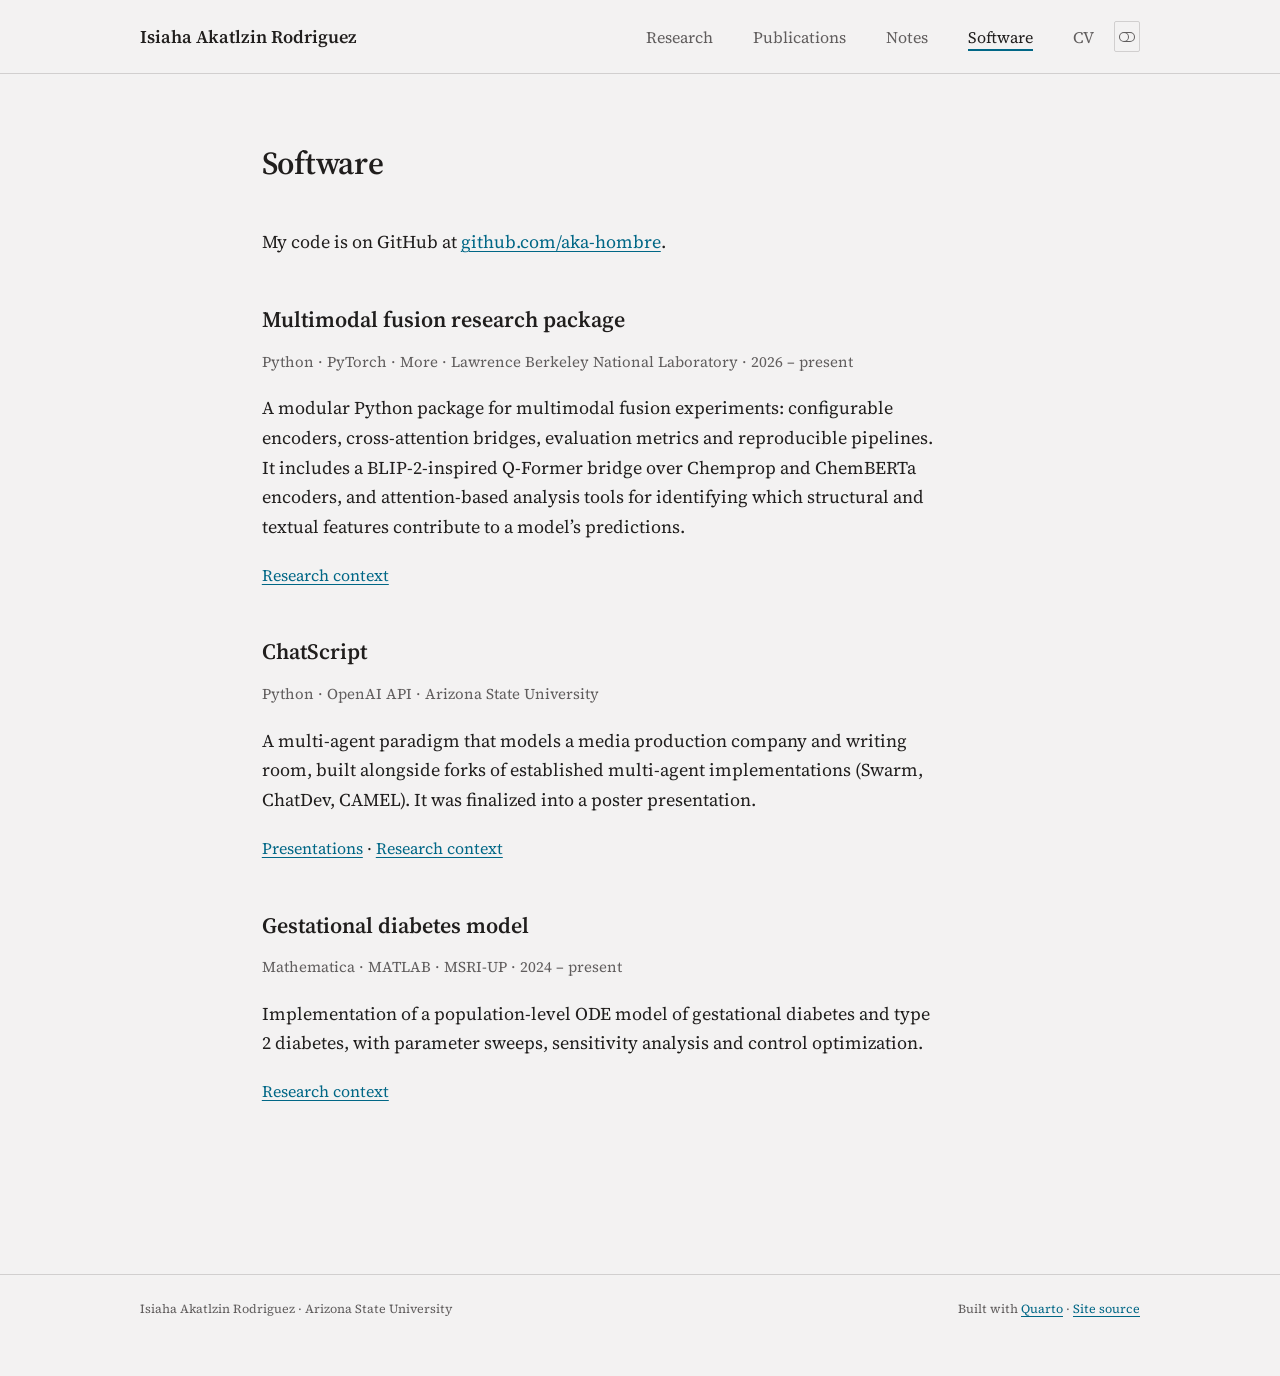
<file: software.html>
<!DOCTYPE html>
<html xmlns="http://www.w3.org/1999/xhtml" lang="en" xml:lang="en"><head>

<meta charset="utf-8">
<meta name="generator" content="quarto-1.10.19">

<meta name="viewport" content="width=device-width, initial-scale=1.0, user-scalable=yes">

<meta name="description" content="Research software by Isiaha Akatlzin Rodriguez: multimodal fusion experiments, multi-agent LLM systems, and an ODE model of gestational diabetes.">

<title>Software – Isiaha Akatlzin Rodriguez</title>
<style>
/* Default styles provided by pandoc.
** See https://pandoc.org/MANUAL.html#variables-for-html for config info.
*/
span.smallcaps{font-variant: small-caps;}
div.columns{display: flex; gap: 1.5em;}
div.column{flex: auto;}
@media screen {
div.columns{gap: min(4vw, 1.5em);}
div.column{overflow-x: auto;}
}
div.hanging-indent{margin-left: 1.5em; text-indent: -1.5em;}
ul.task-list{list-style: none;}
ul.task-list li input[type="checkbox"] {
  width: 0.8em;
  margin: 0 0.8em 0.2em -1em; /* quarto-specific, see https://github.com/quarto-dev/quarto-cli/issues/4556 */ 
  vertical-align: middle;
}
</style>


<script src="site_libs/quarto-nav/quarto-nav.js"></script>
<script src="site_libs/quarto-nav/headroom.min.js"></script>
<script src="site_libs/clipboard/clipboard.min.js"></script>
<script src="site_libs/quarto-html/quarto.js" type="module"></script>
<script src="site_libs/quarto-html/tabsets/tabsets.js" type="module"></script>
<script src="site_libs/quarto-html/popper.min.js"></script>
<script src="site_libs/quarto-html/tippy.umd.min.js"></script>
<script src="site_libs/quarto-html/anchor.min.js"></script>
<link href="site_libs/quarto-html/tippy.css" rel="stylesheet">
<link href="site_libs/quarto-html/quarto-syntax-highlighting-d31fce9a2e73bc62f2b2c8b99c5bf0e0.css" rel="stylesheet" class="quarto-color-scheme" id="quarto-text-highlighting-styles">
<link href="site_libs/quarto-html/quarto-syntax-highlighting-dark-c412e947a01f67806fa223a330516e39.css" rel="stylesheet" class="quarto-color-scheme quarto-color-alternate" id="quarto-text-highlighting-styles">
<link href="site_libs/quarto-html/quarto-syntax-highlighting-d31fce9a2e73bc62f2b2c8b99c5bf0e0.css" rel="stylesheet" class="quarto-color-scheme-extra" id="quarto-text-highlighting-styles">
<script src="site_libs/bootstrap/bootstrap.min.js"></script>
<link href="site_libs/bootstrap/bootstrap-icons.css" rel="stylesheet">
<link href="site_libs/bootstrap/bootstrap-8d3b4cac89a68174968abe7f7c86dd43.min.css" rel="stylesheet" append-hash="true" class="quarto-color-scheme" id="quarto-bootstrap" data-mode="light">
<link href="site_libs/bootstrap/bootstrap-dark-20ae3c830be7467e18c3c3482b03c9b8.min.css" rel="stylesheet" append-hash="true" class="quarto-color-scheme quarto-color-alternate" id="quarto-bootstrap" data-mode="dark">
<link href="site_libs/bootstrap/bootstrap-8d3b4cac89a68174968abe7f7c86dd43.min.css" rel="stylesheet" append-hash="true" class="quarto-color-scheme-extra" id="quarto-bootstrap" data-mode="light">
<script id="quarto-search-options" type="application/json">{
  "language": {
    "search-no-results-text": "No results",
    "search-matching-documents-text": "matching documents",
    "search-copy-link-title": "Copy link to search",
    "search-hide-matches-text": "Hide additional matches",
    "search-more-match-text": "more match in this document",
    "search-more-matches-text": "more matches in this document",
    "search-clear-button-title": "Clear",
    "search-text-placeholder": "",
    "search-detached-cancel-button-title": "Cancel",
    "search-submit-button-title": "Submit",
    "search-label": "Search"
  }
}</script>
<!--
  Site-wide MathJax configuration. Quarto places header includes before the
  MathJax <script>, so this object is read when MathJax loads.
  Add new macros here; they become available in every page and note.
-->
<script>
window.MathJax = {
  tex: {
    macros: {
      // Number systems
      R: "{\\mathbb{R}}",
      C: "{\\mathbb{C}}",
      N: "{\\mathbb{N}}",
      Z: "{\\mathbb{Z}}",
      Q: "{\\mathbb{Q}}",
      // Probability
      E: "{\\mathbb{E}}",
      Pp: "{\\mathbb{P}}",
      Var: "{\\operatorname{Var}}",
      Cov: "{\\operatorname{Cov}}",
      // Delimiters: \norm{x}, \abs{x}, \inner{x}{y}
      norm: ["{\\left\\lVert #1 \\right\\rVert}", 1],
      abs: ["{\\left\\lvert #1 \\right\\rvert}", 1],
      inner: ["{\\left\\langle #1, #2 \\right\\rangle}", 2],
      // Upright differential: \int f(x) \dd x
      dd: "{\\mathop{}\\!\\mathrm{d}}",
      // Operators
      argmin: "{\\operatorname*{arg\\,min}}",
      argmax: "{\\operatorname*{arg\\,max}}",
      tr: "{\\operatorname{tr}}"
    }
  },
  chtml: {
    scale: 1.0
  }
};
</script>


</head>

<body class="nav-fixed fullcontent quarto-light"><script id="quarto-html-before-body" type="application/javascript">
    const toggleBodyColorMode = (bsSheetEl) => {
      const mode = bsSheetEl.getAttribute("data-mode");
      const bodyEl = window.document.querySelector("body");
      if (mode === "dark") {
        bodyEl.classList.add("quarto-dark");
        bodyEl.classList.remove("quarto-light");
      } else {
        bodyEl.classList.add("quarto-light");
        bodyEl.classList.remove("quarto-dark");
      }
    }
    const toggleBodyColorPrimary = () => {
      const bsSheetEl = window.document.querySelector("link#quarto-bootstrap:not([rel=disabled-stylesheet])");
      if (bsSheetEl) {
        toggleBodyColorMode(bsSheetEl);
      }
    }
    const setColorSchemeToggle = (alternate) => {
      const toggles = window.document.querySelectorAll('.quarto-color-scheme-toggle');
      for (let i=0; i < toggles.length; i++) {
        const toggle = toggles[i];
        if (toggle) {
          if (alternate) {
            toggle.classList.add("alternate");
          } else {
            toggle.classList.remove("alternate");
          }
        }
      }
    };
    const toggleColorMode = (alternate) => {
      // Switch the stylesheets
      const primaryStylesheets = window.document.querySelectorAll('link.quarto-color-scheme:not(.quarto-color-alternate)');
      const alternateStylesheets = window.document.querySelectorAll('link.quarto-color-scheme.quarto-color-alternate');
      manageTransitions('#quarto-margin-sidebar .nav-link', false);
      if (alternate) {
        // note: dark is layered on light, we don't disable primary!
        enableStylesheet(alternateStylesheets);
        for (const sheetNode of alternateStylesheets) {
          if (sheetNode.id === "quarto-bootstrap") {
            toggleBodyColorMode(sheetNode);
          }
        }
      } else {
        disableStylesheet(alternateStylesheets);
        enableStylesheet(primaryStylesheets)
        toggleBodyColorPrimary();
      }
      manageTransitions('#quarto-margin-sidebar .nav-link', true);
      // Switch the toggles
      setColorSchemeToggle(alternate)
      // Hack to workaround the fact that safari doesn't
      // properly recolor the scrollbar when toggling (#1455)
      if (navigator.userAgent.indexOf('Safari') > 0 && navigator.userAgent.indexOf('Chrome') == -1) {
        manageTransitions("body", false);
        window.scrollTo(0, 1);
        setTimeout(() => {
          window.scrollTo(0, 0);
          manageTransitions("body", true);
        }, 40);
      }
    }
    const disableStylesheet = (stylesheets) => {
      for (let i=0; i < stylesheets.length; i++) {
        const stylesheet = stylesheets[i];
        stylesheet.rel = 'disabled-stylesheet';
      }
    }
    const enableStylesheet = (stylesheets) => {
      for (let i=0; i < stylesheets.length; i++) {
        const stylesheet = stylesheets[i];
        if(stylesheet.rel !== 'stylesheet') { // for Chrome, which will still FOUC without this check
          stylesheet.rel = 'stylesheet';
        }
      }
    }
    const manageTransitions = (selector, allowTransitions) => {
      const els = window.document.querySelectorAll(selector);
      for (let i=0; i < els.length; i++) {
        const el = els[i];
        if (allowTransitions) {
          el.classList.remove('notransition');
        } else {
          el.classList.add('notransition');
        }
      }
    }
    const isFileUrl = () => {
      return window.location.protocol === 'file:';
    }
    const hasAlternateSentinel = () => {
      let styleSentinel = getColorSchemeSentinel();
      if (styleSentinel !== null) {
        return styleSentinel === "alternate";
      } else {
        return false;
      }
    }
    const setStyleSentinel = (alternate) => {
      const value = alternate ? "alternate" : "default";
      if (!isFileUrl()) {
        window.localStorage.setItem("quarto-color-scheme", value);
      } else {
        localAlternateSentinel = value;
      }
    }
    const getColorSchemeSentinel = () => {
      if (!isFileUrl()) {
        const storageValue = window.localStorage.getItem("quarto-color-scheme");
        return storageValue != null ? storageValue : localAlternateSentinel;
      } else {
        return localAlternateSentinel;
      }
    }
    const toggleGiscusIfUsed = (isAlternate, darkModeDefault) => {
      const baseTheme = document.querySelector('#giscus-base-theme')?.value ?? 'light';
      const alternateTheme = document.querySelector('#giscus-alt-theme')?.value ?? 'dark';
      let newTheme = '';
      if(authorPrefersDark) {
        newTheme = isAlternate ? baseTheme : alternateTheme;
      } else {
        newTheme = isAlternate ? alternateTheme : baseTheme;
      }
      const changeGiscusTheme = () => {
        // From: https://github.com/giscus/giscus/issues/336
        const sendMessage = (message) => {
          const iframe = document.querySelector('iframe.giscus-frame');
          if (!iframe) return;
          iframe.contentWindow.postMessage({ giscus: message }, 'https://giscus.app');
        }
        sendMessage({
          setConfig: {
            theme: newTheme
          }
        });
      }
      const isGiscussLoaded = window.document.querySelector('iframe.giscus-frame') !== null;
      if (isGiscussLoaded) {
        changeGiscusTheme();
      }
    };
    const authorPrefersDark = false;
    const queryPrefersDark = window.matchMedia('(prefers-color-scheme: dark)');
    const darkModeDefault = queryPrefersDark.matches;
      document.querySelector('link#quarto-text-highlighting-styles.quarto-color-scheme-extra').rel = 'disabled-stylesheet';
      document.querySelector('link#quarto-bootstrap.quarto-color-scheme-extra').rel = 'disabled-stylesheet';
    let localAlternateSentinel = darkModeDefault ? 'alternate' : 'default';
    // Dark / light mode switch
    window.quartoToggleColorScheme = () => {
      // Read the current dark / light value
      let toAlternate = !hasAlternateSentinel();
      toggleColorMode(toAlternate);
      setStyleSentinel(toAlternate);
      toggleGiscusIfUsed(toAlternate, darkModeDefault);
      window.dispatchEvent(new Event('resize'));
    };
    queryPrefersDark.addEventListener("change", e => {
      if(window.localStorage.getItem("quarto-color-scheme") !== null)
        return;
      const alternate = e.matches
      toggleColorMode(alternate);
      localAlternateSentinel = e.matches ? 'alternate' : 'default'; // this is used alongside local storage!
      toggleGiscusIfUsed(alternate, darkModeDefault);
    });
    // Switch to dark mode if need be
    if (hasAlternateSentinel()) {
      toggleColorMode(true);
    } else {
      toggleColorMode(false);
    }
  </script>

<div id="quarto-search-results"></div>
  <header id="quarto-header" class="headroom fixed-top">
    <nav class="navbar navbar-expand-md " data-bs-theme="dark">
      <div class="navbar-container container-fluid">
      <div class="navbar-brand-container mx-auto">
    <a class="navbar-brand" href="./index.html">
    <span class="navbar-title">Isiaha Akatlzin Rodriguez</span>
    </a>
  </div>
          <button class="navbar-toggler" type="button" data-bs-toggle="collapse" data-bs-target="#navbarCollapse" aria-controls="navbarCollapse" role="menu" aria-expanded="false" aria-label="Toggle navigation" onclick="if (window.quartoToggleHeadroom) { window.quartoToggleHeadroom(); }">
  <span class="navbar-toggler-icon"></span>
</button>
          <div class="collapse navbar-collapse" id="navbarCollapse">
            <ul class="navbar-nav navbar-nav-scroll ms-auto">
  <li class="nav-item">
    <a class="nav-link" href="./research.html"> 
<span class="menu-text">Research</span></a>
  </li>  
  <li class="nav-item">
    <a class="nav-link" href="./publications.html"> 
<span class="menu-text">Publications</span></a>
  </li>  
  <li class="nav-item">
    <a class="nav-link" href="./notes/index.html"> 
<span class="menu-text">Notes</span></a>
  </li>  
  <li class="nav-item">
    <a class="nav-link active" href="./software.html" aria-current="page"> 
<span class="menu-text">Software</span></a>
  </li>  
  <li class="nav-item">
    <a class="nav-link" href="./cv.html"> 
<span class="menu-text">CV</span></a>
  </li>  
</ul>
          </div> <!-- /navcollapse -->
            <div class="quarto-navbar-tools">
  <a href="" class="quarto-color-scheme-toggle quarto-navigation-tool  px-1" onclick="window.quartoToggleColorScheme(); return false;" title="Toggle dark mode"><i class="bi"></i></a>
</div>
      </div> <!-- /container-fluid -->
    </nav>
</header>
<!-- content -->
<div id="quarto-content" class="quarto-container page-columns page-rows-contents page-layout-article page-navbar">
<!-- sidebar -->
<!-- margin-sidebar -->
    
<!-- main -->
<main class="content" id="quarto-document-content">

<a class="skip-link" href="#quarto-document-content">Skip to content</a>

<header id="title-block-header" class="quarto-title-block default">
<div class="quarto-title">
<h1 class="title">Software</h1>
</div>

<div>
  <div class="description">
    Research software by Isiaha Akatlzin Rodriguez: multimodal fusion experiments, multi-agent LLM systems, and an ODE model of gestational diabetes.
  </div>
</div>


<div class="quarto-title-meta">

    
  
    
  </div>
  


</header>


<div class="measure">
<p>My code is on GitHub at <a href="https://github.com/aka-hombre">github.com/aka-hombre</a>.</p>
<section id="multimodal-fusion-research-package" class="level2">
<h2 class="anchored" data-anchor-id="multimodal-fusion-research-package">Multimodal fusion research package</h2>
<p><span class="meta">Python · PyTorch · More · Lawrence Berkeley National Laboratory · 2026 – present</span></p>
<p>A modular Python package for multimodal fusion experiments: configurable encoders, cross-attention bridges, evaluation metrics and reproducible pipelines. It includes a BLIP-2-inspired Q-Former bridge over Chemprop and ChemBERTa encoders, and attention-based analysis tools for identifying which structural and textual features contribute to a model’s predictions.</p>
<p><span class="related-links"><a href="./research.html#multimodal-fusion-for-molecular-property-prediction">Research context</a></span></p>
</section>
<section id="chatscript" class="level2">
<h2 class="anchored" data-anchor-id="chatscript">ChatScript</h2>
<p><span class="meta">Python · OpenAI API · Arizona State University</span></p>
<p>A multi-agent paradigm that models a media production company and writing room, built alongside forks of established multi-agent implementations (Swarm, ChatDev, CAMEL). It was finalized into a poster presentation.</p>
<p><span class="related-links"><a href="./publications.html#presentations">Presentations</a> · <a href="./research.html#complexity-in-multi-agent-llm-networks">Research context</a></span></p>
</section>
<section id="gestational-diabetes-model" class="level2">
<h2 class="anchored" data-anchor-id="gestational-diabetes-model">Gestational diabetes model</h2>
<p><span class="meta">Mathematica · MATLAB · MSRI-UP · 2024 – present</span></p>
<p>Implementation of a population-level ODE model of gestational diabetes and type 2 diabetes, with parameter sweeps, sensitivity analysis and control optimization.</p>
<p><span class="related-links"><a href="./research.html#population-dynamics-of-gestational-diabetes">Research context</a></span></p>
</section>
</div>



</main> <!-- /main -->
<script id="quarto-html-after-body" type="application/javascript">
  window.document.addEventListener("DOMContentLoaded", function (event) {
    // Ensure there is a toggle, if there isn't float one in the top right
    if (window.document.querySelector('.quarto-color-scheme-toggle') === null) {
      const a = window.document.createElement('a');
      a.classList.add('top-right');
      a.classList.add('quarto-color-scheme-toggle');
      a.href = "";
      a.onclick = function() { try { window.quartoToggleColorScheme(); } catch {} return false; };
      const i = window.document.createElement("i");
      i.classList.add('bi');
      a.appendChild(i);
      window.document.body.appendChild(a);
    }
    setColorSchemeToggle(hasAlternateSentinel())
    const icon = "";
    const anchorJS = new window.AnchorJS();
    anchorJS.options = {
      placement: 'right',
      icon: icon
    };
    anchorJS.add('.anchored');
    const isCodeAnnotation = (el) => {
      for (const clz of el.classList) {
        if (clz.startsWith('code-annotation-')) {                     
          return true;
        }
      }
      return false;
    }
    const onCopySuccess = function(e) {
      // button target
      const button = e.trigger;
      // don't keep focus
      button.blur();
      // flash "checked"
      button.classList.add('code-copy-button-checked');
      var currentTitle = button.getAttribute("title");
      button.setAttribute("title", "Copied!");
      let tooltip;
      if (window.bootstrap) {
        button.setAttribute("data-bs-toggle", "tooltip");
        button.setAttribute("data-bs-placement", "left");
        button.setAttribute("data-bs-title", "Copied!");
        tooltip = new bootstrap.Tooltip(button, 
          { trigger: "manual", 
            customClass: "code-copy-button-tooltip",
            offset: [0, -8]});
        tooltip.show();    
      }
      setTimeout(function() {
        if (tooltip) {
          tooltip.hide();
          button.removeAttribute("data-bs-title");
          button.removeAttribute("data-bs-toggle");
          button.removeAttribute("data-bs-placement");
        }
        button.setAttribute("title", currentTitle);
        button.classList.remove('code-copy-button-checked');
      }, 1000);
      // clear code selection
      e.clearSelection();
    }
    const getTextToCopy = function(trigger) {
      const outerScaffold = trigger.parentElement.cloneNode(true);
      const codeEl = outerScaffold.querySelector('code');
      for (const childEl of codeEl.children) {
        if (isCodeAnnotation(childEl)) {
          childEl.remove();
        }
      }
      return codeEl.innerText;
    }
    const clipboard = new window.ClipboardJS('.code-copy-button:not([data-in-quarto-modal])', {
      text: getTextToCopy
    });
    clipboard.on('success', onCopySuccess);
    if (window.document.getElementById('quarto-embedded-source-code-modal')) {
      const clipboardModal = new window.ClipboardJS('.code-copy-button[data-in-quarto-modal]', {
        text: getTextToCopy,
        container: window.document.getElementById('quarto-embedded-source-code-modal')
      });
      clipboardModal.on('success', onCopySuccess);
    }
      var localhostRegex = new RegExp(/^(?:http|https):\/\/localhost\:?[0-9]*\//);
      var mailtoRegex = new RegExp(/^mailto:/);
        var filterRegex = new RegExp("https:\/\/aka-hombre\.github\.io");
      var isInternal = (href) => {
          return filterRegex.test(href) || localhostRegex.test(href) || mailtoRegex.test(href);
      }
      // Inspect non-navigation links and adorn them if external
     var links = window.document.querySelectorAll('a[href]:not(.nav-link):not(.navbar-brand):not(.toc-action):not(.sidebar-link):not(.sidebar-item-toggle):not(.pagination-link):not(.no-external):not([aria-hidden]):not(.dropdown-item):not(.quarto-navigation-tool):not(.about-link)');
      for (var i=0; i<links.length; i++) {
        const link = links[i];
        if (!isInternal(link.href)) {
          // undo the damage that might have been done by quarto-nav.js in the case of
          // links that we want to consider external
          if (link.dataset.originalHref !== undefined) {
            link.href = link.dataset.originalHref;
          }
        }
      }
    function tippyHover(el, contentFn, onTriggerFn, onUntriggerFn) {
      const config = {
        allowHTML: true,
        maxWidth: 500,
        delay: 100,
        arrow: false,
        appendTo: function(el) {
            return el.parentElement;
        },
        interactive: true,
        interactiveBorder: 10,
        theme: 'quarto',
        placement: 'bottom-start',
      };
      if (contentFn) {
        config.content = contentFn;
      }
      if (onTriggerFn) {
        config.onTrigger = onTriggerFn;
      }
      if (onUntriggerFn) {
        config.onUntrigger = onUntriggerFn;
      }
      window.tippy(el, config); 
    }
    const noterefs = window.document.querySelectorAll('a[role="doc-noteref"]');
    for (var i=0; i<noterefs.length; i++) {
      const ref = noterefs[i];
      tippyHover(ref, function() {
        // use id or data attribute instead here
        let href = ref.getAttribute('data-footnote-href') || ref.getAttribute('href');
        try { href = new URL(href).hash; } catch {}
        const id = href.replace(/^#\/?/, "");
        const note = window.document.getElementById(id);
        if (note) {
          return note.innerHTML;
        } else {
          return "";
        }
      });
    }
    const xrefs = window.document.querySelectorAll('a.quarto-xref');
    const processXRef = (id, note) => {
      // Strip column container classes
      const stripColumnClz = (el) => {
        el.classList.remove("page-full", "page-columns");
        if (el.children) {
          for (const child of el.children) {
            stripColumnClz(child);
          }
        }
      }
      stripColumnClz(note)
      if (id === null || id.startsWith('sec-')) {
        // Special case sections, only their first couple elements
        const container = document.createElement("div");
        if (note.children && note.children.length > 2) {
          container.appendChild(note.children[0].cloneNode(true));
          for (let i = 1; i < note.children.length; i++) {
            const child = note.children[i];
            if (child.tagName === "P" && child.innerText === "") {
              continue;
            } else {
              container.appendChild(child.cloneNode(true));
              break;
            }
          }
          if (window.Quarto?.typesetMath) {
            window.Quarto.typesetMath(container);
          }
          return container.innerHTML
        } else {
          if (window.Quarto?.typesetMath) {
            window.Quarto.typesetMath(note);
          }
          return note.innerHTML;
        }
      } else {
        // Remove any anchor links if they are present
        const anchorLink = note.querySelector('a.anchorjs-link');
        if (anchorLink) {
          anchorLink.remove();
        }
        if (window.Quarto?.typesetMath) {
          window.Quarto.typesetMath(note);
        }
        if (note.classList.contains("callout")) {
          return note.outerHTML;
        } else {
          return note.innerHTML;
        }
      }
    }
    for (var i=0; i<xrefs.length; i++) {
      const xref = xrefs[i];
      tippyHover(xref, undefined, function(instance) {
        instance.disable();
        let url = xref.getAttribute('href');
        let hash = undefined; 
        if (url.startsWith('#')) {
          hash = url;
        } else {
          try { hash = new URL(url).hash; } catch {}
        }
        if (hash) {
          const id = hash.replace(/^#\/?/, "");
          const note = window.document.getElementById(id);
          if (note !== null) {
            try {
              const html = processXRef(id, note.cloneNode(true));
              instance.setContent(html);
            } finally {
              instance.enable();
              instance.show();
            }
          } else {
            // See if we can fetch this
            fetch(url.split('#')[0])
            .then(res => res.text())
            .then(html => {
              const parser = new DOMParser();
              const htmlDoc = parser.parseFromString(html, "text/html");
              const note = htmlDoc.getElementById(id);
              if (note !== null) {
                const html = processXRef(id, note);
                instance.setContent(html);
              } 
            }).finally(() => {
              instance.enable();
              instance.show();
            });
          }
        } else {
          // See if we can fetch a full url (with no hash to target)
          // This is a special case and we should probably do some content thinning / targeting
          fetch(url)
          .then(res => res.text())
          .then(html => {
            const parser = new DOMParser();
            const htmlDoc = parser.parseFromString(html, "text/html");
            const note = htmlDoc.querySelector('main.content');
            if (note !== null) {
              // This should only happen for chapter cross references
              // (since there is no id in the URL)
              // remove the first header
              if (note.children.length > 0 && note.children[0].tagName === "HEADER") {
                note.children[0].remove();
              }
              const html = processXRef(null, note);
              instance.setContent(html);
            } 
          }).finally(() => {
            instance.enable();
            instance.show();
          });
        }
      }, function(instance) {
      });
    }
        let selectedAnnoteEl;
        const selectorForAnnotation = ( cell, annotation) => {
          let cellAttr = 'data-code-cell="' + cell + '"';
          let lineAttr = 'data-code-annotation="' +  annotation + '"';
          const selector = 'span[' + cellAttr + '][' + lineAttr + ']';
          return selector;
        }
        const selectCodeLines = (annoteEl) => {
          const doc = window.document;
          const targetCell = annoteEl.getAttribute("data-target-cell");
          const targetAnnotation = annoteEl.getAttribute("data-target-annotation");
          const annoteSpan = window.document.querySelector(selectorForAnnotation(targetCell, targetAnnotation));
          const lines = annoteSpan.getAttribute("data-code-lines").split(",");
          const lineIds = lines.map((line) => {
            return targetCell + "-" + line;
          })
          let top = null;
          let height = null;
          let parent = null;
          if (lineIds.length > 0) {
              //compute the position of the single el (top and bottom and make a div)
              const el = window.document.getElementById(lineIds[0]);
              top = el.offsetTop;
              height = el.offsetHeight;
              parent = el.parentElement.parentElement;
            if (lineIds.length > 1) {
              const lastEl = window.document.getElementById(lineIds[lineIds.length - 1]);
              const bottom = lastEl.offsetTop + lastEl.offsetHeight;
              height = bottom - top;
            }
            if (top !== null && height !== null && parent !== null) {
              // cook up a div (if necessary) and position it 
              let div = window.document.getElementById("code-annotation-line-highlight");
              if (div === null) {
                div = window.document.createElement("div");
                div.setAttribute("id", "code-annotation-line-highlight");
                div.style.position = 'absolute';
                parent.appendChild(div);
              }
              div.style.top = top - 2 + "px";
              div.style.height = height + 4 + "px";
              div.style.left = 0;
              let gutterDiv = window.document.getElementById("code-annotation-line-highlight-gutter");
              if (gutterDiv === null) {
                gutterDiv = window.document.createElement("div");
                gutterDiv.setAttribute("id", "code-annotation-line-highlight-gutter");
                gutterDiv.style.position = 'absolute';
                const codeCell = window.document.getElementById(targetCell);
                const gutter = codeCell.querySelector('.code-annotation-gutter');
                gutter.appendChild(gutterDiv);
              }
              gutterDiv.style.top = top - 2 + "px";
              gutterDiv.style.height = height + 4 + "px";
            }
            selectedAnnoteEl = annoteEl;
          }
        };
        const unselectCodeLines = () => {
          const elementsIds = ["code-annotation-line-highlight", "code-annotation-line-highlight-gutter"];
          elementsIds.forEach((elId) => {
            const div = window.document.getElementById(elId);
            if (div) {
              div.remove();
            }
          });
          selectedAnnoteEl = undefined;
        };
          // Handle positioning of the toggle
      window.addEventListener(
        "resize",
        throttle(() => {
          elRect = undefined;
          if (selectedAnnoteEl) {
            selectCodeLines(selectedAnnoteEl);
          }
        }, 10)
      );
      function throttle(fn, ms) {
      let throttle = false;
      let timer;
        return (...args) => {
          if(!throttle) { // first call gets through
              fn.apply(this, args);
              throttle = true;
          } else { // all the others get throttled
              if(timer) clearTimeout(timer); // cancel #2
              timer = setTimeout(() => {
                fn.apply(this, args);
                timer = throttle = false;
              }, ms);
          }
        };
      }
        // Attach click handler to the DT
        const annoteDls = window.document.querySelectorAll('dt[data-target-cell]');
        for (const annoteDlNode of annoteDls) {
          annoteDlNode.addEventListener('click', (event) => {
            const clickedEl = event.target;
            if (clickedEl !== selectedAnnoteEl) {
              unselectCodeLines();
              const activeEl = window.document.querySelector('dt[data-target-cell].code-annotation-active');
              if (activeEl) {
                activeEl.classList.remove('code-annotation-active');
              }
              selectCodeLines(clickedEl);
              clickedEl.classList.add('code-annotation-active');
            } else {
              // Unselect the line
              unselectCodeLines();
              clickedEl.classList.remove('code-annotation-active');
            }
          });
        }
    const findCites = (el) => {
      const parentEl = el.parentElement;
      if (parentEl) {
        const cites = parentEl.dataset.cites;
        if (cites) {
          return {
            el,
            cites: cites.split(' ')
          };
        } else {
          return findCites(el.parentElement)
        }
      } else {
        return undefined;
      }
    };
    var bibliorefs = window.document.querySelectorAll('a[role="doc-biblioref"]');
    for (var i=0; i<bibliorefs.length; i++) {
      const ref = bibliorefs[i];
      const citeInfo = findCites(ref);
      if (citeInfo) {
        tippyHover(citeInfo.el, function() {
          var popup = window.document.createElement('div');
          citeInfo.cites.forEach(function(cite) {
            var citeDiv = window.document.createElement('div');
            citeDiv.classList.add('hanging-indent');
            citeDiv.classList.add('csl-entry');
            var biblioDiv = window.document.getElementById('ref-' + cite);
            if (biblioDiv) {
              citeDiv.innerHTML = biblioDiv.innerHTML;
            }
            popup.appendChild(citeDiv);
          });
          return popup.innerHTML;
        });
      }
    }
  });
  </script>
</div> <!-- /content -->
<footer class="footer">
  <div class="nav-footer">
    <div class="nav-footer-left">
<p>Isiaha Akatlzin Rodriguez · Arizona State University</p>
</div>   
    <div class="nav-footer-center">
      &nbsp;
    </div>
    <div class="nav-footer-right">
<p>Built with <a href="https://quarto.org">Quarto</a> · <a href="https://github.com/aka-hombre/aka-hombre.github.io">Site source</a></p>
</div>
  </div>
</footer>
<script>(function(){var s=document.querySelector(".skip-link");if(s){document.body.insertBefore(s,document.body.firstChild);}})();</script>




</body></html>
</file>
<file: site_libs/quarto-html/tippy.css>
.tippy-box[data-animation=fade][data-state=hidden]{opacity:0}[data-tippy-root]{max-width:calc(100vw - 10px)}.tippy-box{position:relative;background-color:#333;color:#fff;border-radius:4px;font-size:14px;line-height:1.4;white-space:normal;outline:0;transition-property:transform,visibility,opacity}.tippy-box[data-placement^=top]>.tippy-arrow{bottom:0}.tippy-box[data-placement^=top]>.tippy-arrow:before{bottom:-7px;left:0;border-width:8px 8px 0;border-top-color:initial;transform-origin:center top}.tippy-box[data-placement^=bottom]>.tippy-arrow{top:0}.tippy-box[data-placement^=bottom]>.tippy-arrow:before{top:-7px;left:0;border-width:0 8px 8px;border-bottom-color:initial;transform-origin:center bottom}.tippy-box[data-placement^=left]>.tippy-arrow{right:0}.tippy-box[data-placement^=left]>.tippy-arrow:before{border-width:8px 0 8px 8px;border-left-color:initial;right:-7px;transform-origin:center left}.tippy-box[data-placement^=right]>.tippy-arrow{left:0}.tippy-box[data-placement^=right]>.tippy-arrow:before{left:-7px;border-width:8px 8px 8px 0;border-right-color:initial;transform-origin:center right}.tippy-box[data-inertia][data-state=visible]{transition-timing-function:cubic-bezier(.54,1.5,.38,1.11)}.tippy-arrow{width:16px;height:16px;color:#333}.tippy-arrow:before{content:"";position:absolute;border-color:transparent;border-style:solid}.tippy-content{position:relative;padding:5px 9px;z-index:1}
</file>
<file: site_libs/quarto-html/quarto-syntax-highlighting-d31fce9a2e73bc62f2b2c8b99c5bf0e0.css>
/* quarto syntax highlight colors */
:root {
  --quarto-hl-ot-color: #d91e18;
  --quarto-hl-at-color: #a55a00;
  --quarto-hl-ss-color: #008000;
  --quarto-hl-an-color: #696969;
  --quarto-hl-fu-color: #06287e;
  --quarto-hl-st-color: #008000;
  --quarto-hl-cf-color: #d91e18;
  --quarto-hl-op-color: #00769e;
  --quarto-hl-er-color: #7928a1;
  --quarto-hl-bn-color: #7928a1;
  --quarto-hl-al-color: #7928a1;
  --quarto-hl-va-color: #a55a00;
  --quarto-hl-bu-color: inherit;
  --quarto-hl-ex-color: inherit;
  --quarto-hl-pp-color: #7928a1;
  --quarto-hl-in-color: #696969;
  --quarto-hl-vs-color: #008000;
  --quarto-hl-wa-color: #696969;
  --quarto-hl-do-color: #696969;
  --quarto-hl-im-color: inherit;
  --quarto-hl-ch-color: #008000;
  --quarto-hl-dt-color: #7928a1;
  --quarto-hl-fl-color: #a55a00;
  --quarto-hl-co-color: #696969;
  --quarto-hl-cv-color: #696969;
  --quarto-hl-cn-color: #d91e18;
  --quarto-hl-sc-color: #00769e;
  --quarto-hl-dv-color: #7928a1;
  --quarto-hl-kw-color: #d91e18;
}

/* other quarto variables */
:root {
  --quarto-font-monospace: ui-monospace, SFMono-Regular, Menlo, Consolas, "Liberation Mono", monospace;
}

/* syntax highlight based on Pandoc's rules */
pre > code.sourceCode > span {
  color: #545454;
}

code.sourceCode > span {
  color: #545454;
}

div.sourceCode,
div.sourceCode pre.sourceCode {
  color: #545454;
}

/* Normal */
code span {
  color: #545454;
}

/* Alert */
code span.al {
  color: #7928a1;
  font-style: inherit;
}

/* Annotation */
code span.an {
  color: #696969;
  font-style: inherit;
}

/* Attribute */
code span.at {
  color: #a55a00;
  font-style: inherit;
}

/* BaseN */
code span.bn {
  color: #7928a1;
  font-style: inherit;
}

/* BuiltIn */
code span.bu {
  font-style: inherit;
}

/* ControlFlow */
code span.cf {
  color: #d91e18;
  font-style: inherit;
}

/* Char */
code span.ch {
  color: #008000;
  font-style: inherit;
}

/* Constant */
code span.cn {
  color: #d91e18;
  font-style: inherit;
}

/* Comment */
code span.co {
  color: #696969;
  font-style: inherit;
}

/* CommentVar */
code span.cv {
  color: #696969;
  font-style: italic;
}

/* Documentation */
code span.do {
  color: #696969;
  font-style: italic;
}

/* DataType */
code span.dt {
  color: #7928a1;
  font-style: inherit;
}

/* DecVal */
code span.dv {
  color: #7928a1;
  font-style: inherit;
}

/* Error */
code span.er {
  color: #7928a1;
  font-style: inherit;
}

/* Extension */
code span.ex {
  font-style: inherit;
}

/* Float */
code span.fl {
  color: #a55a00;
  font-style: inherit;
}

/* Function */
code span.fu {
  color: #06287e;
  font-style: inherit;
}

/* Import */
code span.im {
  font-style: inherit;
}

/* Information */
code span.in {
  color: #696969;
  font-style: inherit;
}

/* Keyword */
code span.kw {
  color: #d91e18;
  font-style: inherit;
}

/* Operator */
code span.op {
  color: #00769e;
  font-style: inherit;
}

/* Other */
code span.ot {
  color: #d91e18;
  font-style: inherit;
}

/* Preprocessor */
code span.pp {
  color: #7928a1;
  font-style: inherit;
}

/* SpecialChar */
code span.sc {
  color: #00769e;
  font-style: inherit;
}

/* SpecialString */
code span.ss {
  color: #008000;
  font-style: inherit;
}

/* String */
code span.st {
  color: #008000;
  font-style: inherit;
}

/* Variable */
code span.va {
  color: #a55a00;
  font-style: inherit;
}

/* VerbatimString */
code span.vs {
  color: #008000;
  font-style: inherit;
}

/* Warning */
code span.wa {
  color: #696969;
  font-style: italic;
}

.prevent-inlining {
  content: "</";
}

/*# sourceMappingURL=41f64f7a2c73fa15f3b3f2b79b71db06.css.map */
</file>
<file: site_libs/quarto-html/quarto-syntax-highlighting-dark-c412e947a01f67806fa223a330516e39.css>
/* quarto syntax highlight colors */
:root {
  --quarto-hl-ot-color: #ffa07a;
  --quarto-hl-at-color: #ffd700;
  --quarto-hl-ss-color: #abe338;
  --quarto-hl-an-color: #d4d0ab;
  --quarto-hl-fu-color: #ffd700;
  --quarto-hl-st-color: #abe338;
  --quarto-hl-cf-color: #ffa07a;
  --quarto-hl-op-color: #00e0e0;
  --quarto-hl-er-color: #dcc6e0;
  --quarto-hl-bn-color: #dcc6e0;
  --quarto-hl-al-color: #dcc6e0;
  --quarto-hl-va-color: #f5ab35;
  --quarto-hl-bu-color: #f5ab35;
  --quarto-hl-ex-color: #ffd700;
  --quarto-hl-pp-color: #dcc6e0;
  --quarto-hl-in-color: #d4d0ab;
  --quarto-hl-vs-color: #abe338;
  --quarto-hl-wa-color: #d4d0ab;
  --quarto-hl-do-color: #d4d0ab;
  --quarto-hl-ch-color: #abe338;
  --quarto-hl-dt-color: #dcc6e0;
  --quarto-hl-fl-color: #f5ab35;
  --quarto-hl-co-color: #d4d0ab;
  --quarto-hl-cv-color: #d4d0ab;
  --quarto-hl-cn-color: #ffa07a;
  --quarto-hl-sc-color: #00e0e0;
  --quarto-hl-dv-color: #dcc6e0;
  --quarto-hl-kw-color: #ffa07a;
}

/* other quarto variables */
:root {
  --quarto-font-monospace: ui-monospace, SFMono-Regular, Menlo, Consolas, "Liberation Mono", monospace;
}

/* syntax highlight based on Pandoc's rules */
pre > code.sourceCode > span {
  color: #f8f8f2;
}

code.sourceCode > span {
  color: #f8f8f2;
}

div.sourceCode,
div.sourceCode pre.sourceCode {
  color: #f8f8f2;
}

/* Normal */
code span {
  color: #f8f8f2;
}

/* Alert */
code span.al {
  color: #dcc6e0;
  font-style: inherit;
}

/* Annotation */
code span.an {
  color: #d4d0ab;
  font-style: inherit;
}

/* Attribute */
code span.at {
  color: #ffd700;
  font-style: inherit;
}

/* BaseN */
code span.bn {
  color: #dcc6e0;
  font-style: inherit;
}

/* BuiltIn */
code span.bu {
  color: #f5ab35;
  font-style: inherit;
}

/* ControlFlow */
code span.cf {
  color: #ffa07a;
  font-style: inherit;
}

/* Char */
code span.ch {
  color: #abe338;
  font-style: inherit;
}

/* Constant */
code span.cn {
  color: #ffa07a;
  font-style: inherit;
}

/* Comment */
code span.co {
  color: #d4d0ab;
  font-style: inherit;
}

/* CommentVar */
code span.cv {
  color: #d4d0ab;
  font-style: italic;
}

/* Documentation */
code span.do {
  color: #d4d0ab;
  font-style: italic;
}

/* DataType */
code span.dt {
  color: #dcc6e0;
  font-style: inherit;
}

/* DecVal */
code span.dv {
  color: #dcc6e0;
  font-style: inherit;
}

/* Error */
code span.er {
  color: #dcc6e0;
  font-style: inherit;
}

/* Extension */
code span.ex {
  color: #ffd700;
  font-style: inherit;
}

/* Float */
code span.fl {
  color: #f5ab35;
  font-style: inherit;
}

/* Function */
code span.fu {
  color: #ffd700;
  font-style: inherit;
}

/* Import */
code span.im {
  font-style: inherit;
}

/* Information */
code span.in {
  color: #d4d0ab;
  font-style: inherit;
}

/* Keyword */
code span.kw {
  color: #ffa07a;
  font-style: inherit;
}

/* Operator */
code span.op {
  color: #00e0e0;
  font-style: inherit;
}

/* Other */
code span.ot {
  color: #ffa07a;
  font-style: inherit;
}

/* Preprocessor */
code span.pp {
  color: #dcc6e0;
  font-style: inherit;
}

/* SpecialChar */
code span.sc {
  color: #00e0e0;
  font-style: inherit;
}

/* SpecialString */
code span.ss {
  color: #abe338;
  font-style: inherit;
}

/* String */
code span.st {
  color: #abe338;
  font-style: inherit;
}

/* Variable */
code span.va {
  color: #f5ab35;
  font-style: inherit;
}

/* VerbatimString */
code span.vs {
  color: #abe338;
  font-style: inherit;
}

/* Warning */
code span.wa {
  color: #d4d0ab;
  font-style: italic;
}

.prevent-inlining {
  content: "</";
}

/*# sourceMappingURL=50461b43d5e276c35f82db5eec7efa1f.css.map */
</file>
